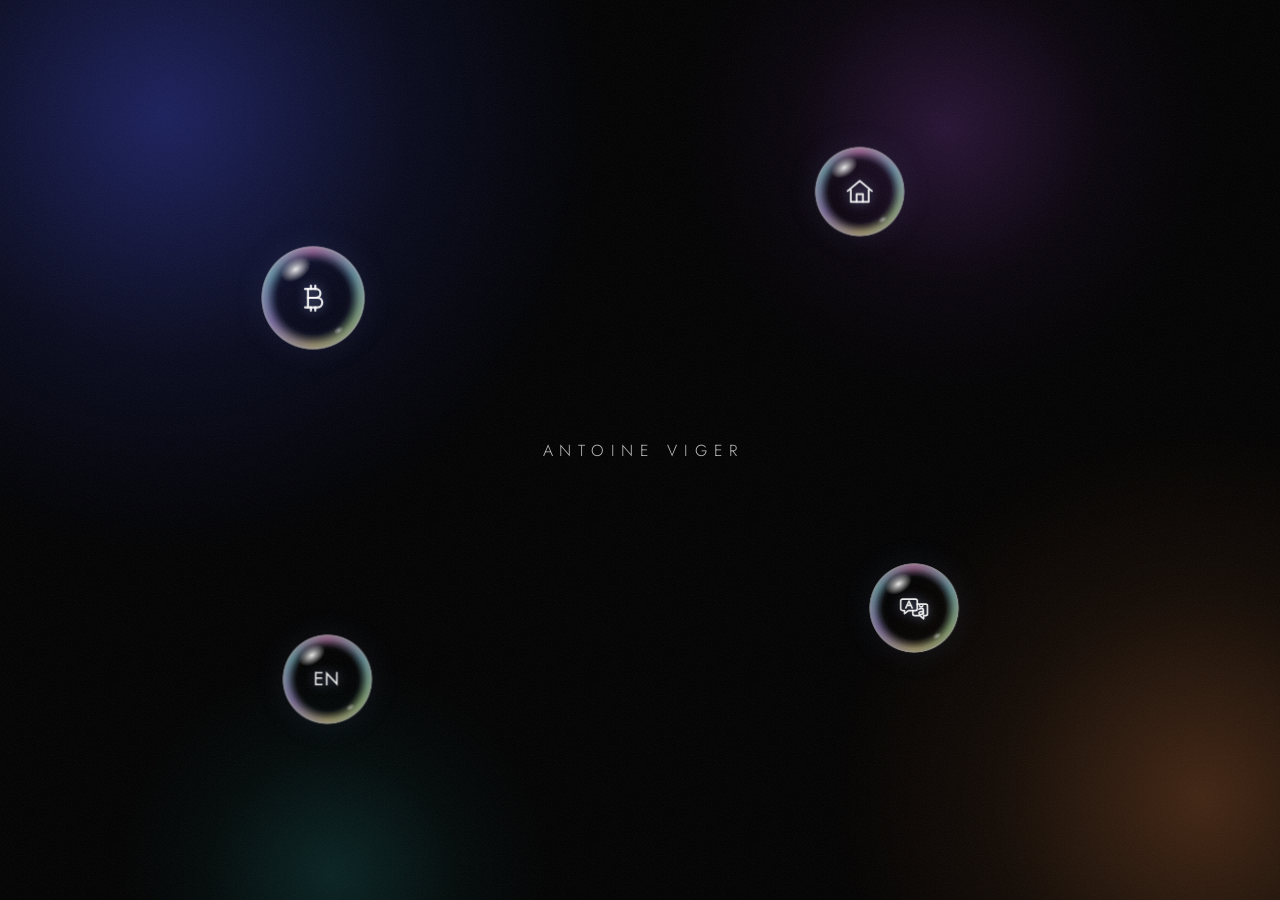
<file: index.html>
<!doctype html>
<html lang="fr">
<head>
<meta charset="utf-8">
<meta name="viewport" content="width=device-width, initial-scale=1, viewport-fit=cover">
<meta name="theme-color" content="#000000">
<meta name="color-scheme" content="dark">
<title>Antoine Viger</title>
<link rel="icon" href="data:image/svg+xml,%3Csvg xmlns='http://www.w3.org/2000/svg' viewBox='0 0 64 64'%3E%3Cdefs%3E%3CradialGradient id='g'%3E%3Cstop offset='0' stop-color='%23C9D4FF'/%3E%3Cstop offset='.45' stop-color='%235B5BD6' stop-opacity='.7'/%3E%3Cstop offset='1' stop-color='%23000' stop-opacity='0'/%3E%3C/radialGradient%3E%3C/defs%3E%3Crect width='64' height='64' rx='14' fill='%23000'/%3E%3Ccircle cx='32' cy='32' r='26' fill='url(%23g)'/%3E%3C/svg%3E">
<link rel="preconnect" href="https://fonts.googleapis.com">
<link rel="preconnect" href="https://fonts.gstatic.com" crossorigin>
<link rel="stylesheet" href="https://fonts.googleapis.com/css2?family=Jost:wght@300;400&display=swap">
<style>
  html, body { height: 100%; margin: 0; }
  body {
    background: #000;
    color: rgba(255, 255, 255, .72);
    font-family: "Jost", "Avenir Next", "Helvetica Neue", system-ui, sans-serif;
    overflow: hidden;
    -webkit-font-smoothing: antialiased;
  }

  .sky { position: fixed; inset: 0; overflow: hidden; }

  .glow {
    position: absolute;
    border-radius: 50%;
    will-change: transform;
    animation: drift var(--t, 40s) ease-in-out infinite alternate;
  }
  .g1 {
    width: 70vmax; height: 70vmax; left: -22vmax; top: -26vmax;
    background: radial-gradient(closest-side, rgba(64, 76, 220, .42), rgba(64, 76, 220, .12) 55%, transparent);
    --t: 46s; --dx: 8vmax; --dy: 6vmax;
  }
  .g2 {
    width: 60vmax; height: 60vmax; right: -24vmax; bottom: -22vmax;
    background: radial-gradient(closest-side, rgba(214, 120, 60, .30), rgba(214, 120, 60, .08) 55%, transparent);
    --t: 52s; --dx: -7vmax; --dy: -5vmax;
  }
  .g3 {
    width: 44vmax; height: 44vmax; right: 4vmax; top: -12vmax;
    background: radial-gradient(closest-side, rgba(150, 70, 200, .26), rgba(150, 70, 200, .06) 55%, transparent);
    --t: 38s; --dx: -6vmax; --dy: 8vmax;
  }
  .g4 {
    width: 36vmax; height: 36vmax; left: 8vmax; bottom: -16vmax;
    background: radial-gradient(closest-side, rgba(40, 170, 170, .20), rgba(40, 170, 170, .05) 55%, transparent);
    --t: 60s; --dx: 9vmax; --dy: -6vmax;
  }
  @keyframes drift {
    from { transform: translate3d(0, 0, 0) scale(1); }
    to   { transform: translate3d(var(--dx), var(--dy), 0) scale(1.12); }
  }

  /* fine grain so the gradients don't band on black */
  .grain {
    position: fixed; inset: -50%;
    opacity: .07;
    pointer-events: none;
    background-image: url("data:image/svg+xml,%3Csvg xmlns='http://www.w3.org/2000/svg' width='160' height='160'%3E%3Cfilter id='n'%3E%3CfeTurbulence type='fractalNoise' baseFrequency='.9' numOctaves='2' stitchTiles='stitch'/%3E%3C/filter%3E%3Crect width='160' height='160' filter='url(%23n)'/%3E%3C/svg%3E");
  }

  main {
    position: relative;
    height: 100%;
    display: grid;
    place-items: center;
    padding-inline: 16px;
  }
  h1 {
    margin: 0;
    font-weight: 300;
    font-size: clamp(13px, 1.6vw, 16px);
    letter-spacing: .42em;
    text-transform: uppercase;
    text-align: center;
    padding-left: .42em; /* balance the trailing letter-spacing */
  }

  /* ---------- soap bubbles: one per page ---------- */
  .bubbles { position: fixed; inset: 0; pointer-events: none; }
  .bubble {
    --d: clamp(70px, 11.5vmin, 104px);
    position: absolute; left: 0; top: 0;
    width: var(--d); height: var(--d);
    border-radius: 50%;
    pointer-events: auto;
    color: rgba(255, 255, 255, .9);
    text-decoration: none;
    -webkit-tap-highlight-color: transparent;
    will-change: transform;
    outline: none;
  }
  .bubble.small { --d: clamp(62px, 10vmin, 92px); }
  .bubble .body {
    position: absolute; inset: 0;
    border-radius: 50%;
    background:
      radial-gradient(circle closest-side at 50% 50%,
        rgba(255, 255, 255, 0) 62%,
        rgba(200, 215, 255, .07) 78%,
        rgba(255, 255, 255, .22) 93%,
        rgba(255, 255, 255, .42) 98.5%,
        rgba(255, 255, 255, 0) 100%);
    box-shadow: 0 0 34px rgba(150, 165, 255, .10), inset 0 0 22px rgba(255, 255, 255, .05);
    -webkit-backdrop-filter: saturate(1.35) brightness(1.08);
    backdrop-filter: saturate(1.35) brightness(1.08);
    animation: wobble var(--w, 5.5s) ease-in-out infinite alternate;
    transition: box-shadow .3s ease;
  }
  /* thin-film colours sliding around the rim */
  .bubble .film {
    position: absolute; inset: 0;
    border-radius: 50%;
    background: conic-gradient(from 0deg, #ff7ad9, #7ae7ff, #b7ff8a, #ffe27a, #b38cff, #7ae7ff, #ff7ad9);
    -webkit-mask: radial-gradient(circle closest-side, transparent 70%, #000 90%, #000 98%, transparent 100%);
    mask: radial-gradient(circle closest-side, transparent 70%, #000 90%, #000 98%, transparent 100%);
    mix-blend-mode: screen;
    opacity: .42;
    filter: blur(1.5px);
    animation: spin var(--s, 16s) linear infinite;
  }
  .bubble .shine {
    position: absolute; left: 17%; top: 13%;
    width: 32%; height: 20%;
    border-radius: 50%;
    background: radial-gradient(ellipse closest-side, rgba(255, 255, 255, .9), rgba(255, 255, 255, 0));
    transform: rotate(-32deg);
  }
  .bubble .shine.small {
    left: auto; top: auto; right: 19%; bottom: 15%;
    width: 11%; height: 7%;
    opacity: .5;
  }
  .bubble .sym {
    position: absolute; left: 50%; top: 50%;
    width: 34%; height: 34%;
    transform: translate(-50%, -50%);
    filter: drop-shadow(0 0 6px rgba(170, 185, 255, .55));
  }
  .bubble .sym.wide { width: 48%; }
  .bubble:hover .body, .bubble:focus-visible .body {
    box-shadow: 0 0 44px rgba(170, 185, 255, .28), inset 0 0 26px rgba(255, 255, 255, .10);
  }
  .bubble:focus-visible .body { outline: 1px solid rgba(255, 255, 255, .6); outline-offset: 5px; }

  .bubble.pop .body, .bubble.pop .film, .bubble.pop .shine, .bubble.pop .sym {
    animation: pop .32s cubic-bezier(.2, .7, .3, 1) forwards;
  }

  @keyframes wobble {
    0%   { transform: scale(1, 1); }
    50%  { transform: scale(1.035, .965); }
    100% { transform: scale(.97, 1.03); }
  }
  @keyframes spin { to { transform: rotate(360deg); } }
  @keyframes pop {
    to { transform: scale(1.45); opacity: 0; filter: blur(2px); }
  }

  @media (prefers-reduced-motion: reduce) {
    .glow, .bubble .body, .bubble .film { animation: none; }
  }
</style>
</head>
<body>
  <div class="sky" aria-hidden="true">
    <div class="glow g1"></div>
    <div class="glow g2"></div>
    <div class="glow g3"></div>
    <div class="glow g4"></div>
  </div>
  <div class="grain" aria-hidden="true"></div>
  <main>
    <h1>Antoine Viger</h1>
  </main>

  <nav class="bubbles" aria-label="Pages">
    <a class="bubble" href="/btc/" id="bubble-btc" aria-label="BTC Options Radar" style="--w: 5.2s; --s: 15s">
      <span class="body"></span>
      <span class="film"></span>
      <span class="shine"></span>
      <span class="shine small"></span>
      <svg class="sym" viewBox="0 0 48 48" aria-hidden="true">
        <g fill="none" stroke="currentColor" stroke-width="3" stroke-linecap="round" stroke-linejoin="round">
          <path d="M13 12h15a6 6 0 0 1 0 12H17"/>
          <path d="M17 24h13a6.5 6.5 0 0 1 0 13H13"/>
          <path d="M17 12v25"/>
          <path d="M21 7.5V12M27 7.5V12M21 37v4.5M27 37v4.5"/>
        </g>
      </svg>
    </a>
    <a class="bubble small" href="/translate/" id="bubble-translate" aria-label="Pont · Bridge · Pod, traducteur" style="--w: 6.3s; --s: 19s">
      <span class="body"></span>
      <span class="film"></span>
      <span class="shine"></span>
      <span class="shine small"></span>
      <svg class="sym" viewBox="0 0 48 48" aria-hidden="true">
        <g fill="none" stroke="currentColor" stroke-width="2.6" stroke-linecap="round" stroke-linejoin="round">
          <path d="M6 10h20a3 3 0 0 1 3 3v12a3 3 0 0 1-3 3H15l-6 5v-5H6a3 3 0 0 1-3-3V13a3 3 0 0 1 3-3z"/>
          <path d="M11 24l5-11 5 11M12.8 20h6.4"/>
          <path d="M29 18h13a3 3 0 0 1 3 3v12a3 3 0 0 1-3 3h-3v5l-6-5h-8a3 3 0 0 1-3-3v-5"/>
          <path d="M31.8 26c.9-.9 2-1.4 3.4-1.4 2.2 0 3.4 1.2 3.4 3.2v5.6M38.6 29.4c-4.6 0-6.9 1-6.9 2.9 0 1.3 1 2.1 2.5 2.1 2.2 0 4.4-1.6 4.4-4"/>
          <path d="M32.6 20.6c.6 1.1 1.5 1.7 2.5 1.7s1.9-.6 2.5-1.7"/>
        </g>
      </svg>
    </a>
    <a class="bubble small" href="/immo/" id="bubble-immo" aria-label="Immobilier" style="--w: 5.8s; --s: 17s">
      <span class="body"></span>
      <span class="film"></span>
      <span class="shine"></span>
      <span class="shine small"></span>
      <svg class="sym" viewBox="0 0 48 48" aria-hidden="true">
        <g fill="none" stroke="currentColor" stroke-width="3" stroke-linecap="round" stroke-linejoin="round">
          <path d="M5 23L24 7l19 16"/>
          <path d="M10 21v19h28V21"/>
          <path d="M19 40V28h10v12"/>
        </g>
      </svg>
    </a>
    <a class="bubble small" href="https://speakeasy-antoine.coolbrush514.chatgpt.site/" id="bubble-english" aria-label="English, speakeasy" style="--w: 6.8s; --s: 21s">
      <span class="body"></span>
      <span class="film"></span>
      <span class="shine"></span>
      <span class="shine small"></span>
      <svg class="sym wide" viewBox="0 0 68 48" aria-hidden="true">
        <text x="34" y="24" dy=".34em" text-anchor="middle"
              font-family="Jost, Avenir Next, Helvetica Neue, sans-serif"
              font-size="30" font-weight="400" letter-spacing="2" fill="currentColor">EN</text>
      </svg>
    </a>
  </nav>

<script>
(() => {
  const bubbles = [...document.querySelectorAll('.bubble')].map((el, i) => ({
    el, i,
    x: 0, y: 0, vx: 0, vy: 0, d: 0,
    seed: Math.random() * 1000,
    hold: false,
  }));
  const reduceMotion = window.matchMedia && matchMedia('(prefers-reduced-motion: reduce)').matches;
  let W = innerWidth, H = innerHeight;

  function measure() {
    W = innerWidth; H = innerHeight;
    for (const b of bubbles) b.d = b.el.offsetWidth;
  }

  // Start on either side of the name, a little above and below it
  function place() {
    measure();
    const spots = [[0.24, 0.32], [0.72, 0.66], [0.70, 0.24], [0.28, 0.74]];
    for (const b of bubbles) {
      const [fx, fy] = spots[b.i % spots.length];
      b.x = fx * W - b.d / 2 + (Math.random() - 0.5) * W * 0.08;
      b.y = fy * H - b.d / 2 + (Math.random() - 0.5) * H * 0.08;
      clamp(b);
      draw(b);
    }
  }

  function clamp(b) {
    const pad = 8;
    b.x = Math.min(Math.max(b.x, pad), Math.max(pad, W - b.d - pad));
    b.y = Math.min(Math.max(b.y, pad), Math.max(pad, H - b.d - pad));
  }

  const draw = (b) => { b.el.style.transform = `translate3d(${b.x.toFixed(1)}px, ${b.y.toFixed(1)}px, 0)`; };

  let last = 0;
  function step(now) {
    const dt = Math.min(50, now - (last || now)) / 16.67;
    last = now;
    const t = now / 1000;
    const maxSpeed = Math.max(0.35, Math.min(W, H) / 1400); // px per frame, slow drift
    for (const b of bubbles) {
      // wander: a smooth, ever-changing push made of slow sine waves
      b.vx += (Math.sin(t * 0.29 + b.seed) + 0.6 * Math.sin(t * 0.13 + b.seed * 2.3)) * 0.010 * dt;
      b.vy += (Math.cos(t * 0.23 + b.seed * 1.7) + 0.6 * Math.sin(t * 0.11 + b.seed)) * 0.010 * dt;

      // soft walls
      const m = 30;
      if (b.x < m) b.vx += (m - b.x) * 0.0025 * dt;
      if (b.y < m) b.vy += (m - b.y) * 0.0025 * dt;
      if (b.x > W - b.d - m) b.vx -= (b.x - (W - b.d - m)) * 0.0025 * dt;
      if (b.y > H - b.d - m) b.vy -= (b.y - (H - b.d - m)) * 0.0025 * dt;

      // keep the name in the middle readable
      const cx = b.x + b.d / 2 - W / 2, cy = b.y + b.d / 2 - H / 2;
      const keep = b.d / 2 + 120, dc = Math.hypot(cx, cy);
      if (dc < keep && dc > 0) { b.vx += (cx / dc) * 0.02 * dt; b.vy += (cy / dc) * 0.02 * dt; }

      // bubbles drift apart instead of overlapping
      for (const o of bubbles) {
        if (o === b) continue;
        const dx = (b.x + b.d / 2) - (o.x + o.d / 2), dy = (b.y + b.d / 2) - (o.y + o.d / 2);
        const dist = Math.hypot(dx, dy), min = (b.d + o.d) / 2 + 24;
        if (dist < min && dist > 0) { b.vx += (dx / dist) * 0.03 * dt; b.vy += (dy / dist) * 0.03 * dt; }
      }

      const damping = b.hold ? 0.85 : 0.985;
      b.vx *= Math.pow(damping, dt); b.vy *= Math.pow(damping, dt);
      const sp = Math.hypot(b.vx, b.vy);
      if (sp > maxSpeed) { b.vx *= maxSpeed / sp; b.vy *= maxSpeed / sp; }
      b.x += b.vx * dt; b.y += b.vy * dt;
      clamp(b);
      draw(b);
    }
    requestAnimationFrame(step);
  }

  // Hovering or focusing a bubble makes it hold still so it's easy to catch
  for (const b of bubbles) {
    b.el.addEventListener('pointerenter', () => { b.hold = true; });
    b.el.addEventListener('pointerleave', () => { b.hold = false; });
    b.el.addEventListener('focus', () => { b.hold = true; });
    b.el.addEventListener('blur', () => { b.hold = false; });

    // Pop, then go. Cmd/ctrl-click and middle-click keep the browser's normal behaviour.
    b.el.addEventListener('click', (e) => {
      if (e.defaultPrevented || e.button !== 0 || e.metaKey || e.ctrlKey || e.shiftKey || e.altKey || reduceMotion) return;
      e.preventDefault();
      b.el.classList.add('pop');
      setTimeout(() => { location.href = b.el.href; }, 260);
    });
  }

  // Coming back with the Back button restores the page from cache: un-pop the bubbles
  addEventListener('pageshow', () => bubbles.forEach((b) => b.el.classList.remove('pop')));
  addEventListener('resize', () => { measure(); bubbles.forEach((b) => { clamp(b); draw(b); }); });

  place();
  if (!reduceMotion) requestAnimationFrame(step);
})();
</script>
</body>
</html>
</file>
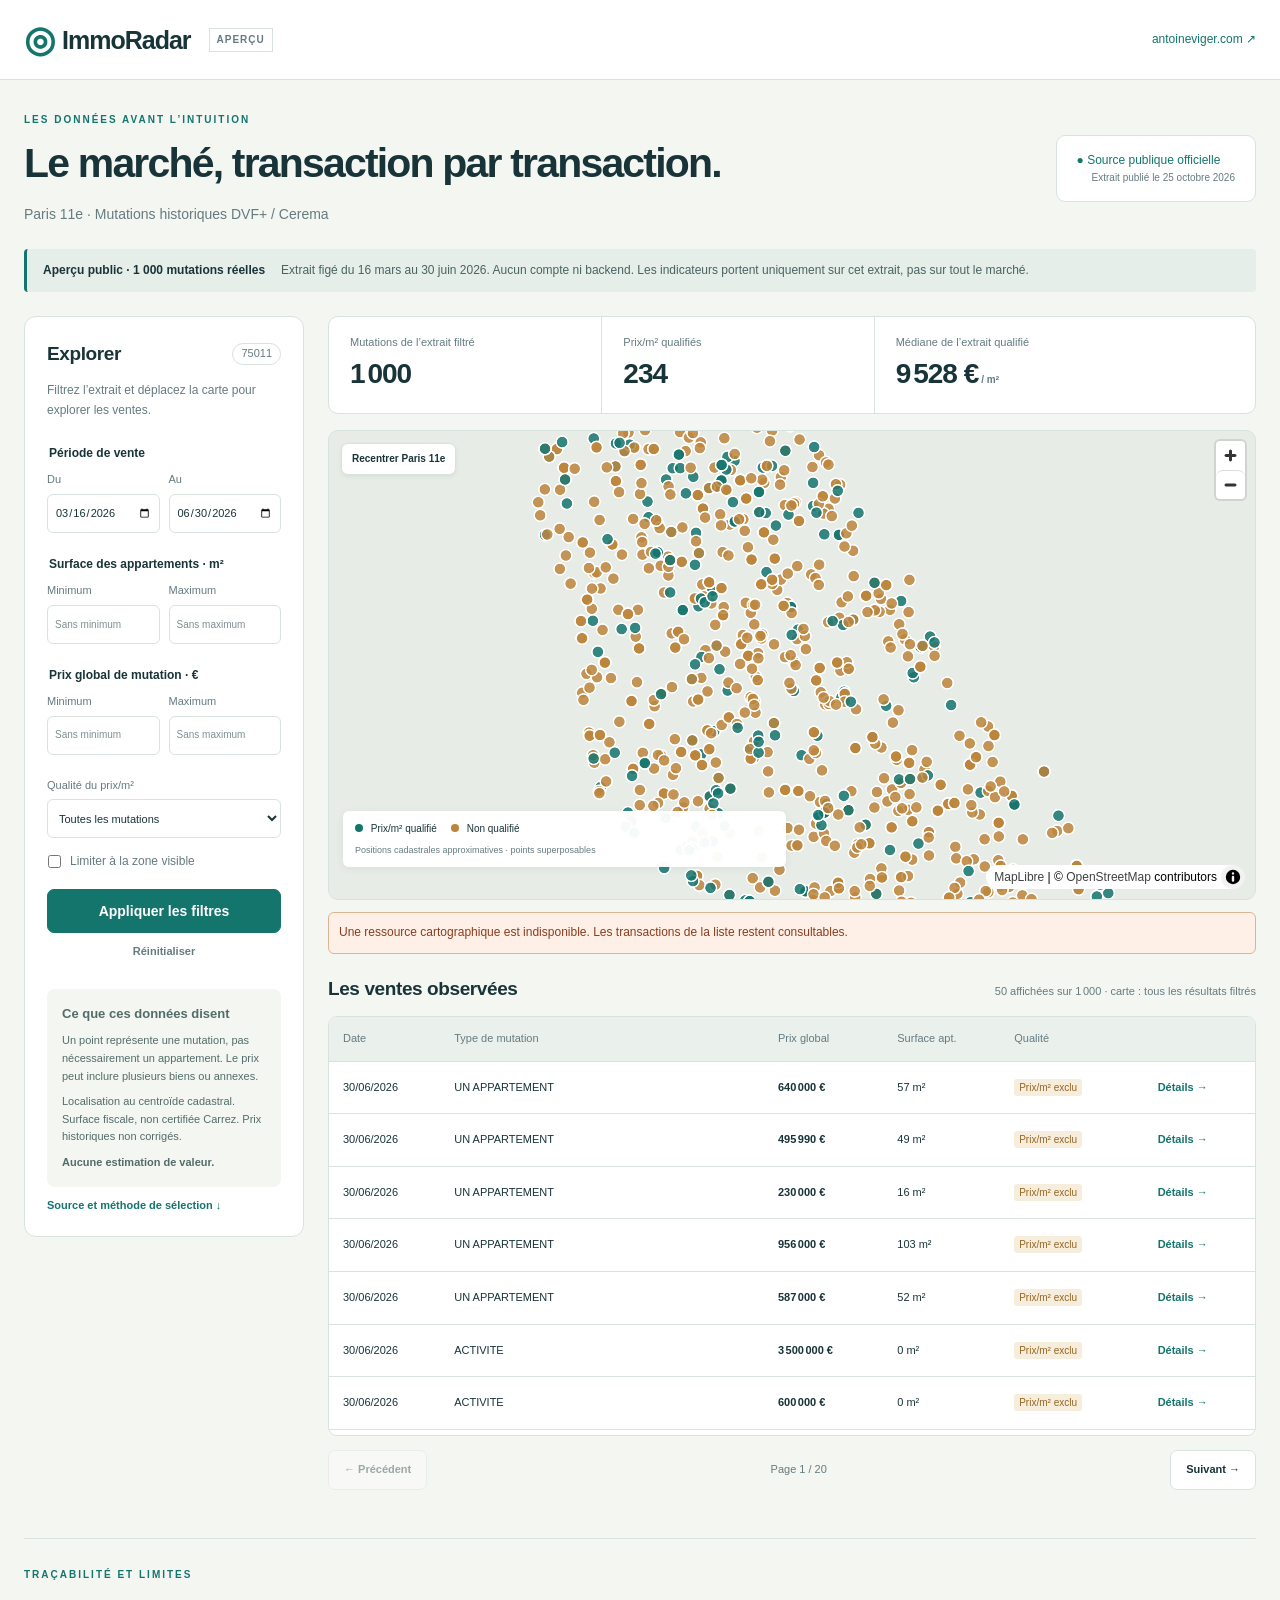
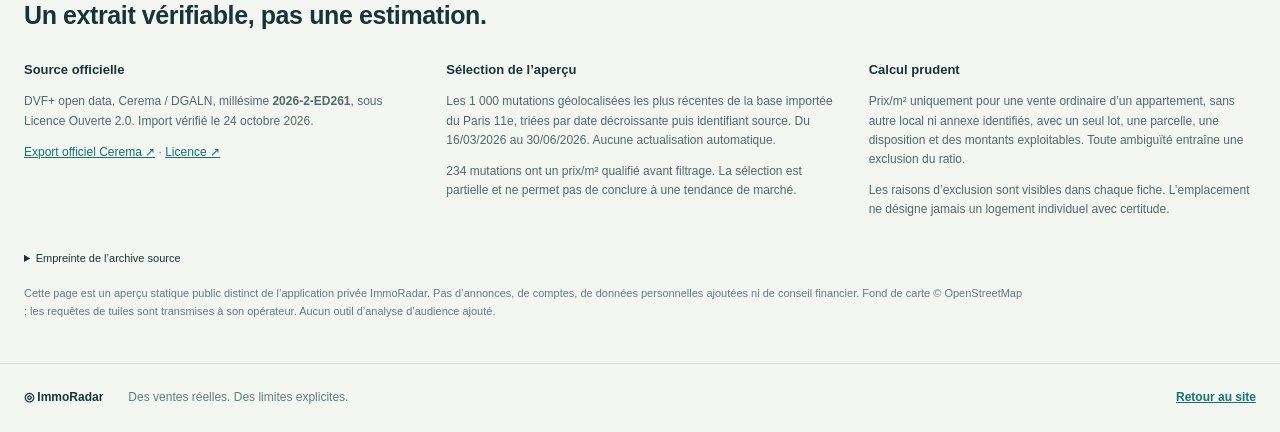
<file: immo/index.html>
<!doctype html>
<html lang="fr">
<head>
<meta charset="utf-8"><meta name="viewport" content="width=device-width,initial-scale=1">
<meta name="robots" content="noindex,nofollow,noarchive"><meta name="referrer" content="strict-origin-when-cross-origin">
<title>ImmoRadar — Explorer les ventes du Paris 11e</title>
<meta name="description" content="Aperçu public : 1 000 mutations officielles DVF+ du Paris 11e, avec dates, prix, sources et limites.">
<link rel="stylesheet" href="./vendor/maplibre-gl.css"><link rel="stylesheet" href="./style.css">
</head>
<body>
<header><a class="brand" href="./"><span class="symbol">◎</span> ImmoRadar <small>APERÇU</small></a><a class="back" href="/">antoineviger.com ↗</a></header>
<main>
<section class="intro"><div><p class="eyebrow">LES DONNÉES AVANT L’INTUITION</p><h1>Le marché, transaction<br class="desktop"> par transaction.</h1><p class="subtitle">Paris 11e · Mutations historiques DVF+ / Cerema</p></div><div class="source-pill"><span>● Source publique officielle</span><small>Extrait publié le 25 octobre 2026</small></div></section>
<div class="notice"><strong>Aperçu public · 1 000 mutations réelles</strong><span>Extrait figé du 16 mars au 30 juin 2026. Aucun compte ni backend. Les indicateurs portent uniquement sur cet extrait, pas sur tout le marché.</span></div>
<div id="data-error" class="error" role="alert" hidden></div>
<div class="workspace">
<aside>
<div class="panel-title"><h2>Explorer</h2><span class="tag">75011</span></div><p class="muted">Filtrez l’extrait et déplacez la carte pour explorer les ventes.</p>
<form id="filters">
<fieldset><legend>Période de vente</legend><div class="pair"><label>Du<input type="date" id="from" aria-label="Date de début" value="2026-03-16"></label><label>Au<input type="date" id="to" aria-label="Date de fin" value="2026-06-30"></label></div></fieldset>
<fieldset><legend>Surface des appartements · m²</legend><div class="pair"><label>Minimum<input type="number" id="surface-min" min="0" placeholder="Sans minimum"></label><label>Maximum<input type="number" id="surface-max" min="0" placeholder="Sans maximum"></label></div></fieldset>
<fieldset><legend>Prix global de mutation · €</legend><div class="pair"><label>Minimum<input type="number" id="price-min" min="0" step="1000" placeholder="Sans minimum"></label><label>Maximum<input type="number" id="price-max" min="0" step="1000" placeholder="Sans maximum"></label></div></fieldset>
<label class="quality">Qualité du prix/m²<select id="quality"><option value="all">Toutes les mutations</option><option value="qualified">Prix/m² qualifié uniquement</option><option value="excluded">Prix/m² exclu uniquement</option></select></label>
<label class="checkbox"><input id="in-view" type="checkbox">Limiter à la zone visible</label>
<button class="primary" type="submit">Appliquer les filtres</button><button id="reset-filters" class="secondary" type="button">Réinitialiser</button>
<p id="filter-error" class="error" role="alert" hidden></p>
</form>
<div class="limitations"><h3>Ce que ces données disent</h3><p>Un point représente une mutation, pas nécessairement un appartement. Le prix peut inclure plusieurs biens ou annexes.</p><p>Localisation au centroïde cadastral. Surface fiscale, non certifiée Carrez. Prix historiques non corrigés.</p><strong>Aucune estimation de valeur.</strong></div>
<a class="source-link" href="#provenance">Source et méthode de sélection ↓</a>
</aside>
<section class="results" aria-label="Résultats des transactions">
<div class="stats" aria-live="polite"><div><small>Mutations de l’extrait filtré</small><strong id="count">—</strong></div><div><small>Prix/m² qualifiés</small><strong id="qualified">—</strong></div><div><small>Médiane de l’extrait qualifié</small><strong id="median">—</strong></div></div>
<div class="map-shell"><div id="map" aria-label="Carte interactive des mutations"></div><div class="legend"><span><i class="dot green"></i> Prix/m² qualifié</span><span><i class="dot amber"></i> Non qualifié</span><small>Positions cadastrales approximatives · points superposables</small></div><button id="recenter" class="map-button">Recentrer Paris 11e</button></div>
<p id="map-error" class="error" role="alert" hidden></p>
<div class="list-heading"><h2>Les ventes observées</h2><span id="list-count">Chargement de l’extrait…</span></div>
<p id="empty" class="empty" hidden>Aucune transaction disponible pour ces filtres dans cet extrait. Cela ne signifie pas qu’aucune vente n’a eu lieu.</p>
<div class="table-wrap"><table><thead><tr><th>Date</th><th>Type de mutation</th><th>Prix global</th><th>Surface apt.</th><th>Qualité</th><th><span class="sr-only">Détails</span></th></tr></thead><tbody id="rows"></tbody></table></div>
<nav class="pagination" aria-label="Pagination des ventes"><button id="previous">← Précédent</button><span id="page-label">Page —</span><button id="next">Suivant →</button></nav>
</section>
</div>
<section id="provenance" class="provenance"><p class="eyebrow">TRAÇABILITÉ ET LIMITES</p><h2>Un extrait vérifiable, pas une estimation.</h2><div class="provenance-grid"><div><h3>Source officielle</h3><p>DVF+ open data, Cerema / DGALN, millésime <strong>2026-2-ED261</strong>, sous Licence Ouverte 2.0. Import vérifié le 24 octobre 2026.</p><p><a href="https://cerema.app.box.com/v/dvfplus-opendata/file/2528249865518" target="_blank" rel="noopener noreferrer">Export officiel Cerema ↗</a> · <a href="https://www.etalab.gouv.fr/licence-ouverte-open-licence/" target="_blank" rel="noopener noreferrer">Licence ↗</a></p></div><div><h3>Sélection de l’aperçu</h3><p>Les 1 000 mutations géolocalisées les plus récentes de la base importée du Paris 11e, triées par date décroissante puis identifiant source. Du 16/03/2026 au 30/06/2026. Aucune actualisation automatique.</p><p>234 mutations ont un prix/m² qualifié avant filtrage. La sélection est partielle et ne permet pas de conclure à une tendance de marché.</p></div><div><h3>Calcul prudent</h3><p>Prix/m² uniquement pour une vente ordinaire d’un appartement, sans autre local ni annexe identifiés, avec un seul lot, une parcelle, une disposition et des montants exploitables. Toute ambiguïté entraîne une exclusion du ratio.</p><p>Les raisons d’exclusion sont visibles dans chaque fiche. L’emplacement ne désigne jamais un logement individuel avec certitude.</p></div></div><details><summary>Empreinte de l’archive source</summary><code>b46d039b205f265a67782d803f36adcbad7ab76d6c530060662444a434e1305b</code></details><p class="muted">Cette page est un aperçu statique public distinct de l’application privée ImmoRadar. Pas d’annonces, de comptes, de données personnelles ajoutées ni de conseil financier. Fond de carte © OpenStreetMap ; les requêtes de tuiles sont transmises à son opérateur. Aucun outil d’analyse d’audience ajouté.</p></section>
</main>
<footer>◎ ImmoRadar <span>Des ventes réelles. Des limites explicites.</span><a href="/">Retour au site</a></footer>
<dialog id="details"><div class="dialog-head"><p class="eyebrow">MUTATION OFFICIELLE</p><button id="close-details" aria-label="Fermer les détails">✕</button></div><h2 id="detail-title"></h2><div id="detail-content"></div><a href="https://cerema.app.box.com/v/dvfplus-opendata/file/2528249865518" target="_blank" rel="noopener noreferrer">Export officiel Cerema ↗</a></dialog>
<script type="module" src="./app.js?v=20261025"></script>
</body></html>
</file>
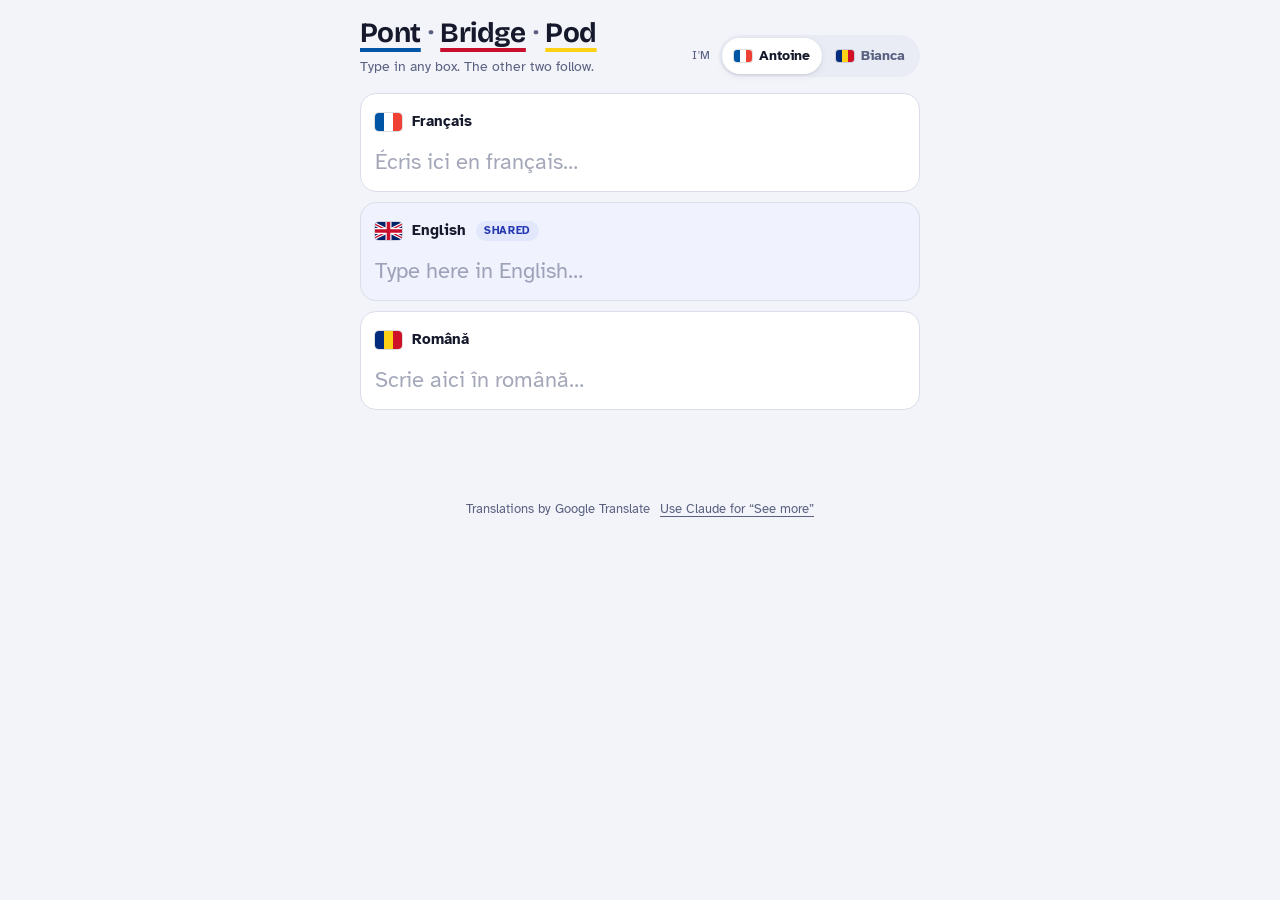
<file: translate/index.html>
<!doctype html>
<html lang="en">
<head>
<meta charset="utf-8">
<meta name="viewport" content="width=device-width, initial-scale=1, viewport-fit=cover">
<meta name="description" content="French, English and Romanian side by side: type in one box, the other two follow.">
<meta name="theme-color" content="#F3F4F9" media="(prefers-color-scheme: light)">
<meta name="theme-color" content="#0E1120" media="(prefers-color-scheme: dark)">
<meta name="apple-mobile-web-app-capable" content="yes">
<meta name="mobile-web-app-capable" content="yes">
<meta name="apple-mobile-web-app-title" content="Bridge">
<meta name="apple-mobile-web-app-status-bar-style" content="default">
<link rel="manifest" href="manifest.webmanifest">
<link rel="icon" href="icon.svg" type="image/svg+xml">
<link rel="apple-touch-icon" href="apple-touch-icon.png">
<title>Pont · Bridge · Pod</title>
<link rel="preconnect" href="https://fonts.googleapis.com">
<link rel="preconnect" href="https://fonts.gstatic.com" crossorigin>
<link rel="stylesheet" href="https://fonts.googleapis.com/css2?family=Atkinson+Hyperlegible:ital,wght@0,400;0,700;1,400&family=Bricolage+Grotesque:opsz,wght@12..96,600;12..96,700&display=swap">
<style>
  :root {
    --bg: #F3F4F9;
    --surface: #FFFFFF;
    --surface-2: #E9ECF5;
    --shared: #F0F2FE;
    --ink: #15192B;
    --muted: #5A6180;
    --line: #DADEEA;
    --accent: #2438B0;
    --accent-ink: #FFFFFF;
    --accent-soft: #E2E7FC;
    --marker: #FFE27A;
    --marker-ink: #15192B;
    --tip-bg: #FFF6D1;
    --tip-ink: #3D3100;
    --danger: #B3261E;
    --flag-edge: rgba(21, 25, 43, .14);
    --shadow-sm: 0 1px 2px rgba(21, 25, 43, .10), 0 2px 8px rgba(21, 25, 43, .06);
    --display: "Bricolage Grotesque", "Avenir Next", "Segoe UI", system-ui, sans-serif;
    --body: "Atkinson Hyperlegible", "Segoe UI", system-ui, -apple-system, sans-serif;
  }
  @media (prefers-color-scheme: dark) {
    :root:not([data-theme="light"]) {
      color-scheme: dark;
      --bg: #0E1120;
      --surface: #171B2D;
      --surface-2: #222840;
      --shared: #1A2042;
      --ink: #E8EAF4;
      --muted: #9CA2BF;
      --line: #2B3150;
      --accent: #9AABFF;
      --accent-ink: #0E1120;
      --accent-soft: #273062;
      --marker: #5A480C;
      --marker-ink: #FFEBA8;
      --tip-bg: #2C2711;
      --tip-ink: #F4E3A1;
      --danger: #FF8F86;
      --flag-edge: rgba(255, 255, 255, .16);
      --shadow-sm: 0 1px 2px rgba(0, 0, 0, .4);
    }
  }
  :root[data-theme="dark"] {
    color-scheme: dark;
    --bg: #0E1120;
    --surface: #171B2D;
    --surface-2: #222840;
    --shared: #1A2042;
    --ink: #E8EAF4;
    --muted: #9CA2BF;
    --line: #2B3150;
    --accent: #9AABFF;
    --accent-ink: #0E1120;
    --accent-soft: #273062;
    --marker: #5A480C;
    --marker-ink: #FFEBA8;
    --tip-bg: #2C2711;
    --tip-ink: #F4E3A1;
    --danger: #FF8F86;
    --flag-edge: rgba(255, 255, 255, .16);
    --shadow-sm: 0 1px 2px rgba(0, 0, 0, .4);
  }

  * { box-sizing: border-box; }
  html, body { background: var(--bg); }
  body {
    margin: 0;
    color: var(--ink);
    font-family: var(--body);
    font-size: 16px;
    line-height: 1.45;
    padding-inline: 16px;
    padding-block: 18px 56px;
    -webkit-text-size-adjust: 100%;
  }
  button { font: inherit; color: inherit; }
  button:focus-visible, textarea:focus-visible { outline: 2px solid var(--accent); outline-offset: 2px; }

  .app { max-width: 560px; margin: 0 auto; display: flex; flex-direction: column; gap: 16px; }

  /* Header */
  .top { display: flex; flex-wrap: wrap; align-items: flex-end; justify-content: space-between; gap: 12px 16px; }
  .wordmark {
    margin: 0;
    font-family: var(--display);
    font-weight: 700;
    font-size: 28px;
    line-height: 1.1;
    letter-spacing: -.02em;
    display: flex; flex-wrap: wrap; align-items: baseline; gap: .25em;
  }
  .wordmark .w { text-decoration: underline; text-decoration-thickness: 4px; text-underline-offset: 6px; }
  .wordmark .w-fr { text-decoration-color: #0055A4; }
  .wordmark .w-en { text-decoration-color: #C8102E; }
  .wordmark .w-ro { text-decoration-color: #FCD116; }
  .wordmark .sep { color: var(--muted); font-weight: 600; }
  .tag { margin: 8px 0 0; color: var(--muted); font-size: 14px; }

  .me { display: flex; align-items: center; gap: 8px; }
  .me-label { font-size: 12px; color: var(--muted); letter-spacing: .06em; text-transform: uppercase; }
  .seg { display: inline-flex; gap: 2px; padding: 3px; border-radius: 999px; background: var(--surface-2); }
  .seg button {
    appearance: none; border: 0; background: transparent; cursor: pointer;
    color: var(--muted); font-size: 14px; font-weight: 700;
    min-height: 36px; padding: 6px 12px; border-radius: 999px;
    display: inline-flex; align-items: center; gap: 7px;
  }
  .seg button[aria-checked="true"] { background: var(--surface); color: var(--ink); box-shadow: var(--shadow-sm); }

  /* Flags */
  .flag { flex: none; display: inline-block; width: 27px; height: 18px; border-radius: 4px; overflow: hidden; box-shadow: 0 0 0 1px var(--flag-edge); }
  .flag svg { display: block; width: 100%; height: 100%; }
  .flag.sm { width: 18px; height: 12px; border-radius: 3px; }

  /* Language blocks */
  .blocks { display: flex; flex-direction: column; gap: 10px; }
  .block {
    position: relative; overflow: hidden;
    display: flex; flex-direction: column; gap: 6px;
    padding: 8px 10px 14px 14px;
    background: var(--surface);
    border: 1.5px solid var(--line);
    border-radius: 16px;
    transition: border-color .15s ease;
  }
  .block.is-shared { background: var(--shared); }
  .block.is-source, .block:focus-within { border-color: var(--accent); }
  .head { display: flex; align-items: center; gap: 10px; min-height: 40px; }
  .lang { font-weight: 700; font-size: 15px; }
  .shared-tag {
    font-size: 11px; font-weight: 700; letter-spacing: .06em; text-transform: uppercase;
    color: var(--accent); background: var(--accent-soft); padding: 2px 8px; border-radius: 999px;
  }
  .tools { margin-left: auto; display: flex; gap: 2px; }
  .icon {
    appearance: none; border: 0; background: transparent; cursor: pointer;
    width: 40px; height: 40px; border-radius: 10px; color: var(--muted);
    display: grid; place-items: center;
  }
  .icon:hover { background: var(--surface-2); color: var(--ink); }
  .icon svg { width: 20px; height: 20px; }
  textarea {
    display: block; width: 100%; min-height: 1.3em;
    margin: 0; padding: 0 4px 0 0; border: 0; outline: none; resize: none; overflow: hidden;
    background: transparent; color: var(--ink);
    font-family: var(--body); font-size: 22px; line-height: 1.3;
    transition: opacity .15s ease;
  }
  textarea::placeholder { color: var(--muted); opacity: .55; }
  .block.is-stale textarea { opacity: .4; }
  .sense { margin: 0; padding-right: 4px; color: var(--muted); font-size: 15px; font-style: italic; }

  .alts { margin-top: 4px; padding-top: 10px; border-top: 1px dashed var(--line); display: flex; flex-direction: column; gap: 8px; }
  .label { font-size: 12px; font-weight: 700; letter-spacing: .06em; text-transform: uppercase; color: var(--muted); }
  .alts ul { list-style: none; margin: 0; padding: 0; display: flex; flex-wrap: wrap; gap: 6px; }
  .alt {
    appearance: none; cursor: pointer; text-align: left; max-width: 100%;
    display: flex; flex-direction: column; gap: 1px;
    padding: 6px 10px; border-radius: 10px;
    background: var(--surface); border: 1px solid var(--line);
  }
  .block.is-shared .alt { background: var(--bg); }
  .alt:hover { border-color: var(--accent); }
  .alt b { font-size: 15px; }
  .alt span { font-size: 12.5px; color: var(--muted); }

  .bar {
    position: absolute; top: 0; left: 0; right: 0; height: 3px; opacity: 0;
    background: linear-gradient(90deg, transparent, var(--accent), transparent) no-repeat;
    background-size: 50% 100%;
  }
  .block.is-loading .bar { opacity: 1; animation: sweep 1.1s linear infinite; }
  @keyframes sweep { from { background-position: -50% 0; } to { background-position: 150% 0; } }

  /* Actions, notes, tip */
  .actions { display: flex; flex-wrap: wrap; align-items: center; gap: 10px 14px; min-height: 44px; }
  .btn {
    appearance: none; border: 0; cursor: pointer;
    min-height: 44px; padding: 10px 16px; border-radius: 12px;
    background: var(--accent); color: var(--accent-ink);
    font-size: 15px; font-weight: 700;
    display: inline-flex; align-items: center; gap: 8px;
  }
  .btn:disabled { opacity: .55; cursor: default; }
  .btn svg { width: 18px; height: 18px; }
  .status { font-size: 14px; color: var(--muted); }
  .status.is-error { color: var(--danger); }
  .tip { display: flex; flex-direction: column; gap: 2px; padding: 12px 14px; border-radius: 14px; background: var(--tip-bg); color: var(--tip-ink); font-size: 15px; }
  .tip .label { color: inherit; opacity: .8; }

  /* Context */
  h2 { margin: 0 0 10px; font-family: var(--display); font-weight: 700; font-size: 19px; letter-spacing: -.01em; }
  .examples { list-style: none; margin: 0; padding: 0; display: flex; flex-direction: column; gap: 10px; }
  .example { background: var(--surface); border: 1px solid var(--line); border-radius: 14px; overflow: hidden; }
  .ex-line {
    appearance: none; border: 0; background: transparent; width: 100%; text-align: left;
    display: flex; align-items: flex-start; gap: 10px; padding: 10px 12px; font-size: 16px;
  }
  button.ex-line { cursor: pointer; }
  .ex-line + .ex-line { border-top: 1px solid var(--line); }
  .ex-line.is-en { background: var(--shared); }
  .ex-line .flag { margin-top: 5px; }
  .ex-line .txt { flex: 1; min-width: 0; }
  .ex-line .spk { flex: none; width: 18px; height: 18px; margin-top: 3px; color: var(--muted); }
  mark { background: var(--marker); color: var(--marker-ink); border-radius: 3px; padding: 0 2px; }

  /* Recent */
  .recent-head { display: flex; align-items: baseline; justify-content: space-between; gap: 12px; }
  .link { appearance: none; border: 0; background: none; cursor: pointer; padding: 8px 0 8px 8px; color: var(--muted); font-size: 14px; text-decoration: underline; text-underline-offset: 3px; }
  .recent-head h2 .who { margin-left: 4px; font-family: var(--body); font-weight: 400; font-size: 14px; letter-spacing: 0; color: var(--muted); }
  .recent-list { list-style: none; margin: 0; padding: 0; }
  .recent-list li { display: flex; align-items: center; gap: 4px; border-bottom: 1px solid var(--line); }
  .recent-list li:first-child { border-top: 1px solid var(--line); }
  .recent-item {
    appearance: none; border: 0; background: none; cursor: pointer; flex: 1; min-width: 0; text-align: left;
    display: flex; align-items: center; gap: 12px; padding: 10px 2px;
  }
  .forget {
    appearance: none; border: 0; background: transparent; cursor: pointer; flex: none;
    width: 40px; height: 40px; border-radius: 10px; color: var(--muted);
    display: grid; place-items: center;
  }
  .forget:hover { background: var(--surface-2); color: var(--ink); }
  .forget svg { width: 16px; height: 16px; }
  .rt { flex: 1; min-width: 0; display: flex; flex-direction: column; }
  .rt b { font-size: 16px; overflow-wrap: anywhere; }
  .rt .tr { font-size: 14px; color: var(--muted); white-space: nowrap; overflow: hidden; text-overflow: ellipsis; }

  .engine-row { display: flex; flex-wrap: wrap; justify-content: center; align-items: baseline; gap: 0 10px; margin-top: 8px; }
  .engine { margin: 0; font-size: 12.5px; color: var(--muted); }
  .engine-row .link { padding: 6px 0; font-size: 12.5px; }
  .settings { display: flex; flex-direction: column; gap: 8px; padding: 14px; border: 1.5px solid var(--line); border-radius: 16px; background: var(--surface); }
  .settings h2 { margin: 0; }
  .settings p { margin: 0 0 4px; font-size: 14px; color: var(--muted); }
  .settings label { font-size: 13px; font-weight: 700; }
  .settings label span { font-weight: 400; color: var(--muted); }
  .settings input {
    width: 100%; min-width: 0; padding: 10px 12px; border-radius: 10px;
    font: inherit; font-size: 16px; color: var(--ink); background: var(--bg); border: 1px solid var(--line);
  }
  .settings input:focus-visible { outline: 2px solid var(--accent); outline-offset: 1px; }
  .settings-actions { display: flex; align-items: center; gap: 14px; margin-top: 6px; }
  .settings .settings-msg { margin: 0; color: var(--danger); }

  @media (prefers-reduced-motion: reduce) {
    .block, textarea { transition: none; }
    .block.is-loading .bar { animation: none; background: var(--accent); opacity: .5; }
  }
</style>
<style>
  :root { color-scheme: light; padding-top: env(safe-area-inset-top, 0px); padding-bottom: env(safe-area-inset-bottom, 0px); }
  [hidden] { display: none !important; }
  img { max-width: 100%; }
</style>
</head>
<body>
<svg width="0" height="0" style="position:absolute" aria-hidden="true" focusable="false">
  <symbol id="flag-fr" viewBox="0 0 3 2" preserveAspectRatio="none">
    <rect width="1" height="2" fill="#0055A4"/><rect x="1" width="1" height="2" fill="#FFFFFF"/><rect x="2" width="1" height="2" fill="#EF4135"/>
  </symbol>
  <symbol id="flag-ro" viewBox="0 0 3 2" preserveAspectRatio="none">
    <rect width="1" height="2" fill="#002B7F"/><rect x="1" width="1" height="2" fill="#FCD116"/><rect x="2" width="1" height="2" fill="#CE1126"/>
  </symbol>
  <symbol id="flag-en" viewBox="0 0 60 30" preserveAspectRatio="xMidYMid slice">
    <rect width="60" height="30" fill="#012169"/>
    <path d="M0,0 L60,30 M60,0 L0,30" stroke="#FFFFFF" stroke-width="6"/>
    <path d="M0,0 L60,30 M60,0 L0,30" stroke="#C8102E" stroke-width="2"/>
    <path d="M30,0 V30 M0,15 H60" stroke="#FFFFFF" stroke-width="10"/>
    <path d="M30,0 V30 M0,15 H60" stroke="#C8102E" stroke-width="6"/>
  </symbol>
  <symbol id="i-speak" viewBox="0 0 24 24">
    <g fill="none" stroke="currentColor" stroke-width="2" stroke-linecap="round" stroke-linejoin="round">
      <path d="M11 5 6 9H3v6h3l5 4z"/><path d="M15.5 8.5a5 5 0 0 1 0 7"/><path d="M18.5 5.5a9 9 0 0 1 0 13"/>
    </g>
  </symbol>
  <symbol id="i-copy" viewBox="0 0 24 24">
    <g fill="none" stroke="currentColor" stroke-width="2" stroke-linecap="round" stroke-linejoin="round">
      <rect x="9" y="9" width="11" height="11" rx="2"/><path d="M5 15V6a2 2 0 0 1 2-2h9"/>
    </g>
  </symbol>
  <symbol id="i-clear" viewBox="0 0 24 24">
    <g fill="none" stroke="currentColor" stroke-width="2" stroke-linecap="round"><path d="M6 6l12 12M18 6 6 18"/></g>
  </symbol>
  <symbol id="i-lens" viewBox="0 0 24 24">
    <g fill="none" stroke="currentColor" stroke-width="2.2" stroke-linecap="round"><circle cx="11" cy="11" r="6.5"/><path d="m16 16 4.5 4.5"/></g>
  </symbol>
</svg>

<main class="app">
  <header class="top">
    <div>
      <h1 class="wordmark">
        <span class="w w-fr" lang="fr">Pont</span><span class="sep">·</span><span class="w w-en">Bridge</span><span class="sep">·</span><span class="w w-ro" lang="ro">Pod</span>
      </h1>
      <p class="tag">Type in any box. The other two follow.</p>
    </div>
    <div class="me">
      <span class="me-label" id="me-label">I'm</span>
      <div class="seg" role="radiogroup" aria-labelledby="me-label">
        <button type="button" role="radio" aria-checked="true" data-me="antoine" id="me-antoine">
          <span class="flag sm"><svg><use href="#flag-fr"/></svg></span>Antoine
        </button>
        <button type="button" role="radio" aria-checked="false" data-me="bianca" id="me-bianca">
          <span class="flag sm"><svg><use href="#flag-ro"/></svg></span>Bianca
        </button>
      </div>
    </div>
  </header>

  <div class="blocks" id="blocks">
    <section class="block" id="block-fr" data-lang="fr">
      <div class="bar"></div>
      <div class="head">
        <span class="flag"><svg><use href="#flag-fr"/></svg></span>
        <label class="lang" for="in-fr" lang="fr">Français</label>
        <div class="tools">
          <button type="button" class="icon speak needs-text" id="speak-fr" aria-label="Listen in French"><svg><use href="#i-speak"/></svg></button>
          <button type="button" class="icon copy needs-text" id="copy-fr" aria-label="Copy the French"><svg><use href="#i-copy"/></svg></button>
          <button type="button" class="icon clear needs-text" id="clear-fr" aria-label="Clear all boxes"><svg><use href="#i-clear"/></svg></button>
        </div>
      </div>
      <textarea id="in-fr" rows="1" lang="fr" autocomplete="off" autocapitalize="off" enterkeyhint="go"></textarea>
      <p class="sense" lang="fr" hidden></p>
      <div class="alts" hidden><span class="label">Autres mots</span><ul lang="fr"></ul></div>
    </section>

    <section class="block is-shared" id="block-en" data-lang="en">
      <div class="bar"></div>
      <div class="head">
        <span class="flag"><svg><use href="#flag-en"/></svg></span>
        <label class="lang" for="in-en">English</label>
        <span class="shared-tag">shared</span>
        <div class="tools">
          <button type="button" class="icon speak needs-text" id="speak-en" aria-label="Listen in English"><svg><use href="#i-speak"/></svg></button>
          <button type="button" class="icon copy needs-text" id="copy-en" aria-label="Copy the English"><svg><use href="#i-copy"/></svg></button>
          <button type="button" class="icon clear needs-text" id="clear-en" aria-label="Clear all boxes"><svg><use href="#i-clear"/></svg></button>
        </div>
      </div>
      <textarea id="in-en" rows="1" lang="en" autocomplete="off" autocapitalize="off" enterkeyhint="go"></textarea>
      <p class="sense" lang="en" hidden></p>
      <div class="alts" hidden><span class="label">Other words</span><ul lang="en"></ul></div>
    </section>

    <section class="block" id="block-ro" data-lang="ro">
      <div class="bar"></div>
      <div class="head">
        <span class="flag"><svg><use href="#flag-ro"/></svg></span>
        <label class="lang" for="in-ro" lang="ro">Română</label>
        <div class="tools">
          <button type="button" class="icon speak needs-text" id="speak-ro" aria-label="Listen in Romanian"><svg><use href="#i-speak"/></svg></button>
          <button type="button" class="icon copy needs-text" id="copy-ro" aria-label="Copy the Romanian"><svg><use href="#i-copy"/></svg></button>
          <button type="button" class="icon clear needs-text" id="clear-ro" aria-label="Clear all boxes"><svg><use href="#i-clear"/></svg></button>
        </div>
      </div>
      <textarea id="in-ro" rows="1" lang="ro" autocomplete="off" autocapitalize="off" enterkeyhint="go"></textarea>
      <p class="sense" lang="ro" hidden></p>
      <div class="alts" hidden><span class="label">Alte cuvinte</span><ul lang="ro"></ul></div>
    </section>
  </div>

  <div class="actions">
    <button type="button" class="btn" id="more" hidden><svg><use href="#i-lens"/></svg><span id="more-label">See more</span></button>
    <span class="status" id="status" role="status" aria-live="polite"></span>
  </div>

  <aside class="tip" id="tip" hidden><span class="label">Watch out</span><span id="tip-text"></span></aside>

  <section id="context" hidden>
    <h2>In context</h2>
    <ol class="examples" id="examples"></ol>
  </section>

  <section id="recent" hidden>
    <div class="recent-head">
      <h2>Recent<span class="who" id="recent-who"></span></h2>
      <button type="button" class="link" id="clear-history">Clear all</button>
    </div>
    <ul class="recent-list" id="recent-list"></ul>
  </section>

  <div class="engine-row">
    <p class="engine" id="engine"></p>
    <button type="button" class="link" id="open-settings" hidden>Use Claude for “See more”</button>
  </div>

  <form class="settings" id="settings" hidden>
    <h2>Claude</h2>
    <p>Enter the family code so “See more” uses Claude: better translations, meanings, other words and examples in context. The code is saved on this device only.</p>
    <label for="family-code">Family code</label>
    <input id="family-code" type="password" autocomplete="off" autocapitalize="off" spellcheck="false">
    <p class="settings-msg" id="settings-msg" role="status" hidden></p>
    <div class="settings-actions">
      <button type="submit" class="btn" id="save-code">Save</button>
      <button type="button" class="link" id="forget-code">Forget the code</button>
    </div>
  </form>
</main>

<script>
(() => {
  const LANGS = {
    fr: { name: 'French', speech: 'fr-FR', ph: 'Écris ici en français…' },
    en: { name: 'English', speech: 'en-GB', ph: 'Type here in English…' },
    ro: { name: 'Romanian', speech: 'ro-RO', ph: 'Scrie aici în română…' },
  };
  const CODES = ['fr', 'en', 'ro'];
  const ORDER = { antoine: ['fr', 'en', 'ro'], bianca: ['ro', 'en', 'fr'] };
  const OFF_CODES = ['not_granted', 'sampling_disabled', 'not_declared', 'capability_disabled', 'capability_removed'];

  const $ = (s) => document.querySelector(s);
  const blockEl = (l) => document.getElementById('block-' + l);
  const ta = (l) => document.getElementById('in-' + l);
  const others = (l) => CODES.filter((c) => c !== l);
  const reduceMotion = window.matchMedia && matchMedia('(prefers-reduced-motion: reduce)').matches;
  const canSpeak = 'speechSynthesis' in window && typeof SpeechSynthesisUtterance !== 'undefined';

  const store = {
    get(k, d) { try { const v = localStorage.getItem(k); return v == null ? d : JSON.parse(v); } catch (e) { return d; } },
    set(k, v) { try { localStorage.setItem(k, JSON.stringify(v)); } catch (e) {} },
  };

  /* Each person has their own history and their own "where I left off" state on the device.
     The page URL carries who is using it (#antoine / #bianca), so a bookmark or a home-screen
     icon opens on the right person even if the browser storage was wiped. */
  const NAMES = { antoine: 'Antoine', bianca: 'Bianca' };
  const histKey = (who) => 'pbp.history.' + who;
  const stateKey = (who) => 'pbp.state.' + who;
  const loadHist = (who) => { const h = store.get(histKey(who), []); return Array.isArray(h) ? h : []; };

  function initialMe() {
    const fromUrl = (location.hash || '').slice(1).toLowerCase();
    if (ORDER[fromUrl]) return fromUrl;
    const saved = store.get('pbp.me', 'antoine');
    return ORDER[saved] ? saved : 'antoine';
  }
  function syncUrl() { try { history.replaceState(null, '', '#' + me); } catch (e) {} }

  let me = initialMe();
  store.set('pbp.me', me);
  const legacy = store.get('pbp.history', null); // first version kept one shared list
  if (Array.isArray(legacy)) {
    if (!loadHist(me).length) store.set(histKey(me), legacy);
    try { localStorage.removeItem('pbp.history'); } catch (e) {}
  }
  let hist = loadHist(me);
  let current = null;
  let askedPersist = false;
  let typeTimer = 0, ctl = null, reqId = 0, detailsCtl = null, statusTimer = 0;

  /* ---------- engines ----------
     claude: the viewer's own Claude account, inside the Claude app.
     relay:  Antoine's Claude relay (Supabase Edge Function antoineviger-translate), unlocked by the family code.
     google: Google Translate, no account needed.
     On the site, translations always come from Google (instant); Claude only answers "See more". */
  const inClaude = !!(window.claude && typeof window.claude.use === 'function');
  const raw = {
    get(k) { try { return localStorage.getItem(k) || ''; } catch (e) { return ''; } },
    set(k, v) { try { if (v) localStorage.setItem(k, v); else localStorage.removeItem(k); } catch (e) {} },
  };
  const RELAY_URL = 'https://vxofrlvkjinbadiiegtn.supabase.co/functions/v1/antoineviger-translate';
  const CODE_KEY = 'pbp.code';
  let sample = null;
  const engineFor = (kind) =>
    sample ? 'claude' : kind === 'details' && !inClaude && raw.get(CODE_KEY) ? 'relay' : 'google';
  const ready = (async () => {
    if (inClaude) { try { sample = await window.claude.use('sample'); } catch (e) { sample = null; } }
    renderEngine();
  })();

  const str = (v) => (typeof v === 'string' ? v.trim() : '');

  const translatePrompt = (src, text) =>
`You are the translation helper of a couple learning English together: Antoine speaks French, Bianca speaks Romanian.
Text typed in the ${LANGS[src].name} box:
"""
${text}
"""
Give it in French, English and Romanian. Keep the meaning, tone and register. For a single word, give the most natural everyday equivalent (verbs in the infinitive, e.g. "to miss"). Use correct Romanian diacritics (ă â î ș ț).
If the text is clearly written in one of the other two languages rather than ${LANGS[src].name}, set "detected" to that language's code and translate from it.
Reply with only JSON: {"detected":"fr|en|ro","fr":"…","en":"…","ro":"…"}`;

  const detailsPrompt = (cur) =>
`You help two people learning English (one native French speaker, one native Romanian speaker) understand exactly what a word or phrase means.
French: "${cur.t.fr}"
English: "${cur.t.en}"
Romanian: "${cur.t.ro}"
(first typed in ${LANGS[cur.src].name})

Reply with only JSON in this shape:
{"sense":{"fr":"…","en":"…","ro":"…"},
 "alternatives":{"fr":[{"word":"…","nuance":"…"}],"en":[{"word":"…","nuance":"…"}],"ro":[{"word":"…","nuance":"…"}]},
 "examples":[{"fr":"…","en":"…","ro":"…"}],
 "tip":"…"}
Rules:
- sense: one short sentence per language, written in that language, explaining what it means. Use simple English for "en".
- alternatives: 2 to 4 per language, written in that language: synonyms or close words. Each nuance is at most 8 words, in the same language, saying how it differs (more formal, stronger, slang, only for places…). If the text is a whole sentence, give other natural ways to say it.
- examples: 3 short everyday sentences that say the same thing in the three languages. In each sentence, wrap the word (or its equivalent) in **double asterisks**.
- tip: one short sentence in simple English about a trap for French or Romanian speakers (false friend, word order, common mistake), or "" if there is none.
Use correct Romanian diacritics.`;

  function readTranslation(src, text, j) {
    const det = CODES.includes(j && j.detected) ? j.detected : src;
    const t = { fr: str(j && j.fr), en: str(j && j.en), ro: str(j && j.ro) };
    t[det] = text;
    if (!others(det).some((l) => t[l])) throw { code: 'empty_completion' };
    return { src: det, t };
  }

  async function translateWithClaude(src, text, signal) {
    return readTranslation(src, text, await sample.json(translatePrompt(src, text), { modelTier: 'quick', signal }));
  }
  function detailsWithClaude(cur, signal) {
    return sample.json(detailsPrompt(cur), { modelTier: 'quick', signal });
  }

  async function askRelay(payload, signal, code) {
    let r;
    try {
      r = await fetch(RELAY_URL, {
        method: 'POST',
        headers: { 'Content-Type': 'application/json' },
        body: JSON.stringify(Object.assign({ code: code || raw.get(CODE_KEY) }, payload)),
        signal,
      });
    } catch (e) {
      if (signal && signal.aborted) throw { code: 'cancelled' };
      throw { code: 'upstream_error' };
    }
    let j = null;
    try { j = await r.json(); } catch (e) {}
    if (!r.ok) throw { code: (j && j.error) || 'upstream_error' };
    return j;
  }

  // Backup when Google Translate doesn't answer (it sometimes blocks shared mobile-network addresses).
  async function translateWithRelay(src, text, signal) {
    return readTranslation(src, text, (await askRelay({ kind: 'translate', src, text }, signal)).result);
  }
  // Claude also reviews Google's translations and sends back corrected ones with the details.
  async function detailsWithRelay(cur, signal) {
    const t = { fr: cur.t.fr || '', en: cur.t.en || '', ro: cur.t.ro || '' };
    return (await askRelay({ kind: 'details', src: cur.src, text: cur.text, t }, signal)).result;
  }

  async function gtDirect(sl, tl, q, dts, signal, hl) {
    const url = 'https://translate.googleapis.com/translate_a/single?client=gtx&dj=1&sl=' + sl + '&tl=' + tl +
      '&hl=' + hl + dts.map((d) => '&dt=' + d).join('');
    // Give up quickly: a blocked network can hang for a long time, and the server can take over
    const ctl = new AbortController();
    const timer = setTimeout(() => ctl.abort(), 4000);
    const stop = () => ctl.abort();
    if (signal) signal.addEventListener('abort', stop);
    try {
      const r = await fetch(url, {
        method: 'POST',
        headers: { 'Content-Type': 'application/x-www-form-urlencoded;charset=UTF-8' },
        body: 'q=' + encodeURIComponent(q),
        signal: ctl.signal,
      });
      if (!r.ok) throw new Error('google ' + r.status);
      return await r.json();
    } catch (e) {
      if (signal && signal.aborted) throw { code: 'cancelled' };
      throw { code: inClaude ? 'blocked' : 'google_down' };
    } finally {
      clearTimeout(timer);
      if (signal) signal.removeEventListener('abort', stop);
    }
  }

  // Some mobile networks get no answer from Google: with the family code, the server asks Google instead.
  async function gt(sl, tl, q, dts, signal, hl) {
    const lang = hl || tl;
    try {
      return await gtDirect(sl, tl, q, dts, signal, lang);
    } catch (e) {
      if (e.code === 'cancelled' || inClaude || !raw.get(CODE_KEY)) throw e;
      return (await askRelay({ kind: 'gt', sl, tl, hl: lang, dts, q }, signal)).result;
    }
  }
  const joinTrans = (j) => ((j && j.sentences) || []).map((s) => s.trans || '').join('');

  async function translateWithGoogle(src, text, signal) {
    const tls = others(src);
    const rs = await Promise.all(tls.map((tl) => gt(src, tl, text, ['t', 'bd'], signal)));
    const t = { [src]: text }, g = {};
    tls.forEach((tl, i) => { t[tl] = matchCase(text, joinTrans(rs[i]).trim()); if (rs[i].dict) g[tl] = rs[i].dict; });
    return { src, t, g };
  }
  const matchCase = (from, out) =>
    /^\p{Ll}/u.test(from) && /^\p{Lu}/u.test(out) && !/^I\b/.test(out) ? out[0].toLowerCase() + out.slice(1) : out;

  async function detailsWithGoogle(cur, signal) {
    const d = { sense: {}, alternatives: {}, examples: [], tip: '' };
    for (const [l, dict] of Object.entries(cur.g || {})) {
      d.alternatives[l] = dict.flatMap((p) => (p.terms || []).slice(0, 2).map((w) => ({ word: w, nuance: p.pos || '' })));
    }
    if (!cur.t.en) return d;
    const r = await gt('en', 'fr', cur.t.en, ['md', 'ex', 'ss'], signal, 'en');
    const gloss = r.definitions && r.definitions[0] && r.definitions[0].entry && r.definitions[0].entry[0];
    if (gloss && gloss.gloss) d.sense.en = gloss.gloss;
    if (cur.src === 'en') {
      d.alternatives.en = (r.synsets || []).flatMap((s) => (s.entry || []).flatMap((e) => e.synonym || [])).map((w) => ({ word: w, nuance: '' }));
    }
    const ex = ((r.examples && r.examples.example) || []).slice(0, 3)
      .map((e) => String(e.text || '').replace(/<\/?b>/g, '**').replace(/<[^>]+>/g, ''));
    if (ex.length) {
      const plain = ex.map((s) => s.replace(/\*\*/g, '')).join('\n');
      const [fr, ro] = await Promise.all(['fr', 'ro'].map((tl) =>
        gt('en', tl, plain, ['t'], signal).then((j) => joinTrans(j).split('\n'))));
      d.examples = ex.map((s, i) => ({ en: s, fr: str(fr[i]), ro: str(ro[i]) }));
    }
    return d;
  }

  const ENGINES = {
    claude: { translate: translateWithClaude, details: detailsWithClaude },
    relay: { translate: translateWithRelay, details: detailsWithRelay },
    google: { translate: translateWithGoogle, details: detailsWithGoogle },
  };
  // Each engine backs the other up so the page keeps working: translations try Google then Claude,
  // "See more" tries Claude then Google.
  function chainFor(kind) {
    if (sample) return ['claude'];
    const relay = !inClaude && !!raw.get(CODE_KEY);
    if (kind === 'details') return relay ? ['relay', 'google'] : ['google'];
    return relay ? ['google', 'relay'] : ['google'];
  }
  async function withEngine(kind, args, signal) {
    await ready;
    let firstError = null, lastError = null;
    for (const name of chainFor(kind)) {
      try {
        const r = await ENGINES[name][kind](...args, signal);
        if (firstError && kind === 'details') setStatus(errorCopy(firstError) + ' Used Google Translate instead.', true);
        if (firstError && kind === 'translate') setStatus('Google Translate didn’t answer, so Claude translated this one.', false, 4000);
        return r;
      } catch (e) {
        if (signal.aborted || (e && e.code === 'cancelled')) throw e;
        firstError = firstError || e;
        lastError = e;
      }
    }
    // Say what really went wrong with each engine, not just the first one
    if (lastError !== firstError && lastError.code !== firstError.code) {
      throw { code: 'all_failed', message: errorCopy(firstError) + ' ' + errorCopy(lastError) };
    }
    throw firstError;
  }

  function normalizeDetails(d) {
    const out = { sense: {}, alternatives: {}, examples: [], tip: str(d && d.tip) };
    for (const l of CODES) {
      out.sense[l] = str(d && d.sense && d.sense[l]);
      const list = d && d.alternatives && Array.isArray(d.alternatives[l]) ? d.alternatives[l] : [];
      out.alternatives[l] = list.map((a) => ({ word: str(a && a.word), nuance: str(a && a.nuance) })).filter((a) => a.word).slice(0, 4);
    }
    const ex = d && Array.isArray(d.examples) ? d.examples : [];
    out.examples = ex.map((x) => ({ fr: str(x && x.fr), en: str(x && x.en), ro: str(x && x.ro) }))
      .filter((x) => x.fr || x.en || x.ro).slice(0, 3);
    return out;
  }

  function errorCopy(e) {
    const c = e && e.code;
    if (c === 'not_granted') return 'Claude needs your OK to translate. Reload the page and tap Allow.';
    if (OFF_CODES.includes(c)) return 'Claude isn’t available on this account, so translation is off here.';
    if (c === 'google_down') return 'Google Translate didn’t answer. Try again in a moment.';
    if (c === 'bad_code') return 'The family code is wrong. Check it under “Claude” at the bottom of the page.';
    if (c === 'all_failed') return e.message;
    if (c === 'server_key') return 'Claude’s API key is no longer valid.';
    if (c === 'daily_limit') return 'Today’s Claude limit is reached. Back tomorrow.';
    if (c === 'no_credit') return 'The Claude account is out of credit.';
    if (c === 'blocked') return 'Translation isn’t available in this view. Open the page signed in to Claude.';
    if (c === 'rate_limited') return 'Too many requests right now. Wait a minute, then try again.';
    if (c === 'session_expired') return 'Sign in to Claude again, then try again.';
    if (c === 'refused' || c === 'empty_completion' || c === 'invalid_json') return 'Couldn’t translate that. Try rewording it.';
    return 'Translation failed. Check your connection and try again.';
  }

  /* ---------- rendering ---------- */
  const esc = (s) => String(s).replace(/[&<>"']/g, (c) => ({ '&': '&amp;', '<': '&lt;', '>': '&gt;', '"': '&quot;', "'": '&#39;' }[c]));
  const marked = (s) => esc(s).replace(/\*\*(.+?)\*\*/g, '<mark>$1</mark>').replace(/\*\*/g, '');
  const flagHTML = (l, size) => '<span class="flag' + (size ? ' ' + size : '') + '" aria-hidden="true"><svg><use href="#flag-' + l + '"/></svg></span>';

  function autosize(el) { el.style.height = 'auto'; el.style.height = el.scrollHeight + 'px'; }

  function setValue(l, v) { ta(l).value = v; autosize(ta(l)); }

  function updateTools() {
    for (const l of CODES) {
      const has = !!ta(l).value.trim();
      blockEl(l).querySelectorAll('.needs-text').forEach((b) => { b.hidden = !has || (b.classList.contains('speak') && !canSpeak); });
    }
  }

  function markSource(src) { for (const l of CODES) blockEl(l).classList.toggle('is-source', l === src); }

  function setLoading(src, on) {
    for (const l of CODES) {
      blockEl(l).classList.toggle('is-loading', on && l !== src);
      if (!on) blockEl(l).classList.remove('is-stale');
    }
  }

  function setStatus(msg, isError, ttl) {
    clearTimeout(statusTimer);
    const el = $('#status');
    el.textContent = msg || '';
    el.classList.toggle('is-error', !!isError);
    if (ttl) statusTimer = setTimeout(() => { el.textContent = ''; }, ttl);
  }

  function syncControls() {
    const more = $('#more');
    const has = !!(current && current.t && others(current.src).some((l) => current.t[l]));
    more.hidden = !has || !!current.d;
    more.disabled = false;
    $('#more-label').textContent = 'See more';
    updateTools();
  }

  function renderDetails(d) {
    for (const l of CODES) {
      const b = blockEl(l);
      const sense = b.querySelector('.sense');
      const alts = b.querySelector('.alts');
      const sv = d && d.sense[l];
      sense.textContent = sv || '';
      sense.hidden = !sv;
      const list = d ? d.alternatives[l] : [];
      alts.querySelector('ul').replaceChildren(...list.map((a) => {
        const li = document.createElement('li');
        const btn = document.createElement('button');
        btn.type = 'button';
        btn.className = 'alt';
        btn.innerHTML = '<b>' + esc(a.word) + '</b>' + (a.nuance ? '<span>' + esc(a.nuance) + '</span>' : '');
        btn.addEventListener('click', () => lookUp(l, a.word));
        li.append(btn);
        return li;
      }));
      alts.hidden = !list.length;
    }
    $('#tip-text').textContent = (d && d.tip) || '';
    $('#tip').hidden = !(d && d.tip);
    const examples = d ? d.examples : [];
    $('#examples').replaceChildren(...examples.map(renderExample));
    $('#context').hidden = !examples.length;
  }

  function renderExample(x) {
    const li = document.createElement('li');
    li.className = 'example';
    for (const l of ORDER[me]) {
      if (!x[l]) continue;
      const line = document.createElement(canSpeak ? 'button' : 'div');
      if (canSpeak) { line.type = 'button'; line.addEventListener('click', () => speak(l, x[l].replace(/\*\*/g, ''))); }
      line.className = 'ex-line' + (l === 'en' ? ' is-en' : '');
      line.lang = l;
      line.innerHTML = flagHTML(l, 'sm') + '<span class="txt">' + marked(x[l]) + '</span>' +
        (canSpeak ? '<svg class="spk" aria-hidden="true"><use href="#i-speak"/></svg>' : '');
      li.append(line);
    }
    return li;
  }

  function renderHistory() {
    $('#recent-list').replaceChildren(...hist.map((h) => {
      const li = document.createElement('li');
      const btn = document.createElement('button');
      btn.type = 'button';
      btn.className = 'recent-item';
      const tr = ORDER[me].filter((l) => l !== h.src && h.t && h.t[l]).map((l) => h.t[l]).join(' · ');
      btn.innerHTML = flagHTML(h.src, 'sm') + '<span class="rt"><b lang="' + h.src + '">' + esc(h.text) + '</b><span class="tr">' + esc(tr) + '</span></span>';
      btn.addEventListener('click', () => { loadEntry(h, true); saveState(); });
      const del = document.createElement('button');
      del.type = 'button';
      del.className = 'forget';
      del.setAttribute('aria-label', 'Remove “' + h.text + '” from recent');
      del.innerHTML = '<svg aria-hidden="true"><use href="#i-clear"/></svg>';
      del.addEventListener('click', () => forget(h));
      li.append(btn, del);
      return li;
    }));
    $('#recent-who').textContent = ' · ' + NAMES[me];
    $('#recent').hidden = !hist.length;
  }

  function remember(e) {
    const key = (x) => x.src + '|' + x.text.toLowerCase();
    hist = hist.filter((h) => key(h) !== key(e));
    hist.unshift({ src: e.src, text: e.text, t: e.t, d: e.d || null, g: e.g || null, at: Date.now() });
    hist = hist.slice(0, 40);
    store.set(histKey(me), hist);
    renderHistory();
    if (!askedPersist) {
      askedPersist = true;
      try { if (navigator.storage && navigator.storage.persist) navigator.storage.persist().catch(() => {}); } catch (e) {}
    }
  }

  function forget(h) {
    hist = hist.filter((x) => x !== h);
    store.set(histKey(me), hist);
    renderHistory();
  }

  // What is on screen for this person, so the page reopens where they left it.
  function saveState(draft) {
    const s = draft || (current
      ? { src: current.src, text: current.text, t: current.t, d: current.d || null, g: current.g || null }
      : { src: null });
    store.set(stateKey(me), s);
  }

  function restoreState() {
    const s = store.get(stateKey(me), undefined);
    if (s === undefined) { if (hist.length) loadEntry(hist[0], false); else showEmpty(); return; }
    if (!s || !CODES.includes(s.src) || !str(s.text)) { showEmpty(); return; }
    const t = Object.assign({}, s.t && typeof s.t === 'object' ? s.t : {}, { [s.src]: s.text });
    loadEntry({ src: s.src, text: s.text, t, d: s.d || null, g: s.g || null }, false);
    if (!others(s.src).some((l) => str(t[l]))) runTranslate(s.src, str(s.text)); // closed mid-typing
  }

  /* ---------- actions ---------- */
  function stopAll() {
    clearTimeout(typeTimer);
    if (ctl) { ctl.abort(); ctl = null; }
    if (detailsCtl) { detailsCtl.abort(); detailsCtl = null; }
    reqId++;
  }

  async function runTranslate(src, text) {
    clearTimeout(typeTimer);
    if (ctl) ctl.abort();
    const id = ++reqId;
    ctl = new AbortController();
    const signal = ctl.signal;
    setLoading(src, true);
    setStatus('');
    try {
      const res = await withEngine('translate', [src, text], signal);
      if (id !== reqId) return;
      const s = res.src;
      if (s !== src) {
        if (ta(src).value.trim() !== text) return;
        setValue(src, '');
        setValue(s, text);
      }
      for (const l of others(s)) setValue(l, res.t[l] || '');
      markSource(s);
      current = { src: s, text, t: Object.assign({}, res.t, { [s]: text }), d: null, g: res.g || null };
      remember(current);
      saveState();
      renderDetails(null);
      syncControls();
    } catch (e) {
      if (id !== reqId || signal.aborted || (e && e.code === 'cancelled')) return;
      setStatus(errorCopy(e), true);
    } finally {
      if (id === reqId) setLoading(src, false);
    }
  }

  function onType(l) {
    const text = ta(l).value;
    autosize(ta(l));
    stopAll();
    markSource(l);
    current = null;
    renderDetails(null);
    syncControls();
    setLoading(l, false);
    setStatus('');
    if (!text.trim()) { for (const o of others(l)) setValue(o, ''); updateTools(); saveState({ src: null }); return; }
    saveState({ src: l, text, t: { [l]: text }, d: null, g: null });
    for (const o of others(l)) blockEl(o).classList.add('is-stale');
    typeTimer = setTimeout(() => runTranslate(l, text.trim()), 800);
  }

  function lookUp(l, word) {
    setValue(l, word);
    onType(l);
    runTranslate(l, word);
  }

  function loadEntry(e, scroll) {
    stopAll();
    current = e;
    for (const l of CODES) setValue(l, (e.t && e.t[l]) || '');
    markSource(e.src);
    setLoading(e.src, false);
    setStatus('');
    renderDetails(e.d ? normalizeDetails(e.d) : null);
    syncControls();
    if (scroll) window.scrollTo({ top: 0, behavior: reduceMotion ? 'auto' : 'smooth' });
  }

  async function loadDetails() {
    if (!current || current.d) return;
    const cur = current;
    if (detailsCtl) detailsCtl.abort();
    detailsCtl = new AbortController();
    const signal = detailsCtl.signal;
    const more = $('#more');
    more.disabled = true;
    $('#more-label').textContent = engineFor('details') === 'google' ? 'Loading…' : 'Asking Claude…';
    setStatus('');
    try {
      const d = await withEngine('details', [cur], signal);
      if (current !== cur) return;
      const better = d && d.translations;
      if (better) {
        for (const l of others(cur.src)) {
          const v = str(better[l]);
          if (v) { cur.t[l] = v; setValue(l, v); }
        }
      }
      const nd = normalizeDetails(d);
      const empty = !nd.examples.length && !nd.tip && CODES.every((l) => !nd.sense[l] && !nd.alternatives[l].length);
      if (empty) {
        setStatus(engineFor('details') === 'google'
          ? 'Google Translate has nothing more on this one. Add the family code at the bottom of the page to ask Claude.'
          : 'Nothing more to show for this one.');
        return;
      }
      cur.d = nd;
      remember(cur);
      saveState();
      renderDetails(cur.d);
    } catch (e) {
      if (signal.aborted || current !== cur || (e && e.code === 'cancelled')) return;
      setStatus(errorCopy(e), true);
    } finally {
      if (current === cur) syncControls();
    }
  }

  function speak(l, text) {
    if (!canSpeak || !text) return;
    try {
      speechSynthesis.cancel();
      const u = new SpeechSynthesisUtterance(text);
      u.lang = LANGS[l].speech;
      const voices = speechSynthesis.getVoices();
      const v = voices.find((v) => (v.lang || '').replace('_', '-').toLowerCase() === LANGS[l].speech.toLowerCase())
        || voices.find((v) => (v.lang || '').toLowerCase().startsWith(l));
      if (v) u.voice = v;
      else if (voices.length) setStatus('No ' + LANGS[l].name + ' voice on this device.', false, 2500);
      u.rate = 0.92;
      speechSynthesis.speak(u);
    } catch (e) {}
  }

  function copyText(l) {
    const v = ta(l).value;
    if (!v) return;
    let p;
    try { p = navigator.clipboard.writeText(v); } catch (e) { p = Promise.reject(e); }
    p.then(() => setStatus('Copied', false, 1800), () => {
      ta(l).focus();
      ta(l).select();
      setStatus('Selected. Copy it from the menu.', false, 2500);
    });
  }

  function showEmpty() {
    stopAll();
    current = null;
    for (const c of CODES) setValue(c, '');
    markSource(null);
    setLoading(null, false);
    renderDetails(null);
    syncControls();
    setStatus('');
  }

  function clearAll(l) {
    showEmpty();
    saveState();
    ta(l).focus();
  }

  function renderEngine() {
    const withClaude = engineFor('details') !== 'google';
    $('#engine').textContent = sample
      ? 'Translations by Claude'
      : withClaude ? 'Translations by Google Translate · “See more” by Claude' : 'Translations by Google Translate';
    const btn = $('#open-settings');
    btn.hidden = inClaude;
    btn.textContent = withClaude ? 'Settings' : 'Use Claude for “See more”';
  }

  function useCode(code) {
    raw.set(CODE_KEY, code);
    renderEngine();
    $('#settings').hidden = true;
  }

  function applyMe() {
    const wrap = $('#blocks');
    for (const l of ORDER[me]) wrap.append(blockEl(l));
    document.querySelectorAll('[data-me]').forEach((b) => b.setAttribute('aria-checked', String(b.dataset.me === me)));
    renderHistory();
  }

  // Switching person switches to their order, their history and their last screen.
  function switchTo(who) {
    if (who === me || !ORDER[who]) return;
    stopAll();
    me = who;
    store.set('pbp.me', me);
    syncUrl();
    hist = loadHist(me);
    applyMe();
    restoreState();
  }

  /* ---------- wiring ---------- */
  for (const l of CODES) {
    const el = ta(l);
    el.placeholder = LANGS[l].ph;
    el.addEventListener('input', () => onType(l));
    el.addEventListener('keydown', (e) => {
      if (e.key !== 'Enter' || e.shiftKey || e.isComposing) return;
      e.preventDefault();
      const text = el.value.trim();
      if (!text) return;
      el.blur();
      if (current && current.src === l && current.text === text) return;
      runTranslate(l, text);
    });
    document.getElementById('speak-' + l).addEventListener('click', () => speak(l, ta(l).value.trim()));
    document.getElementById('copy-' + l).addEventListener('click', () => copyText(l));
    document.getElementById('clear-' + l).addEventListener('click', () => clearAll(l));
  }

  document.querySelectorAll('[data-me]').forEach((b) => b.addEventListener('click', () => switchTo(b.dataset.me)));
  window.addEventListener('hashchange', () => switchTo((location.hash || '').slice(1).toLowerCase()));

  $('#more').addEventListener('click', loadDetails);

  $('#open-settings').addEventListener('click', () => {
    const form = $('#settings');
    form.hidden = !form.hidden;
    if (form.hidden) return;
    $('#family-code').value = raw.get(CODE_KEY);
    $('#settings-msg').hidden = true;
    form.scrollIntoView({ block: 'nearest', behavior: reduceMotion ? 'auto' : 'smooth' });
  });
  $('#settings').addEventListener('submit', async (e) => {
    e.preventDefault();
    const code = $('#family-code').value.trim();
    const msg = $('#settings-msg');
    if (!code) { useCode(''); return; }
    const btn = $('#save-code');
    btn.disabled = true;
    msg.hidden = true;
    try {
      await askRelay({ kind: 'check' }, undefined, code);
      useCode(code);
    } catch (err) {
      msg.textContent = err && err.code === 'bad_code' ? 'This code doesn’t work. Check it and try again.' : errorCopy(err);
      msg.hidden = false;
    } finally {
      btn.disabled = false;
    }
  });
  $('#forget-code').addEventListener('click', () => useCode(''));

  let clearArmed = 0;
  $('#clear-history').addEventListener('click', (e) => {
    const btn = e.currentTarget;
    if (!clearArmed) {
      btn.textContent = 'Tap again to clear all';
      clearArmed = setTimeout(() => { clearArmed = 0; btn.textContent = 'Clear all'; }, 3000);
      return;
    }
    clearTimeout(clearArmed);
    clearArmed = 0;
    btn.textContent = 'Clear all';
    hist = [];
    store.set(histKey(me), hist);
    renderHistory();
  });

  window.addEventListener('resize', () => CODES.forEach((l) => autosize(ta(l))));
  if (document.fonts && document.fonts.ready) document.fonts.ready.then(() => CODES.forEach((l) => autosize(ta(l))));

  syncUrl();
  applyMe();
  restoreState();
})();
</script>
</body>
</html>
</file>
<file: immo/vendor/maplibre-gl.css>
.maplibregl-map{font:12px/20px Helvetica Neue,Arial,Helvetica,sans-serif;overflow:hidden;position:relative;-webkit-tap-highlight-color:rgb(0 0 0/0);-webkit-touch-callout:none}.maplibregl-canvas{position:absolute;left:0;top:0}.maplibregl-map:fullscreen{width:100%;height:100%}.maplibregl-ctrl-group button.maplibregl-ctrl-compass{touch-action:none}.maplibregl-canvas-container.maplibregl-interactive,.maplibregl-ctrl-group button.maplibregl-ctrl-compass{cursor:grab;-webkit-user-select:none;-moz-user-select:none;user-select:none}.maplibregl-canvas-container.maplibregl-interactive.maplibregl-track-pointer{cursor:pointer}.maplibregl-canvas-container.maplibregl-interactive:active,.maplibregl-ctrl-group button.maplibregl-ctrl-compass:active{cursor:grabbing}.maplibregl-canvas-container.maplibregl-touch-zoom-rotate,.maplibregl-canvas-container.maplibregl-touch-zoom-rotate .maplibregl-canvas{touch-action:pan-x pan-y}.maplibregl-canvas-container.maplibregl-touch-drag-pan,.maplibregl-canvas-container.maplibregl-touch-drag-pan .maplibregl-canvas{touch-action:pinch-zoom}.maplibregl-canvas-container.maplibregl-touch-zoom-rotate.maplibregl-touch-drag-pan,.maplibregl-canvas-container.maplibregl-touch-zoom-rotate.maplibregl-touch-drag-pan .maplibregl-canvas{touch-action:none}.maplibregl-canvas-container.maplibregl-touch-drag-pan.maplibregl-cooperative-gestures,.maplibregl-canvas-container.maplibregl-touch-drag-pan.maplibregl-cooperative-gestures .maplibregl-canvas{touch-action:pan-x pan-y}.maplibregl-ctrl-bottom-left,.maplibregl-ctrl-bottom-right,.maplibregl-ctrl-top-left,.maplibregl-ctrl-top-right{position:absolute;pointer-events:none;z-index:2}.maplibregl-ctrl-top-left{top:0;left:0}.maplibregl-ctrl-top-right{top:0;right:0}.maplibregl-ctrl-bottom-left{bottom:0;left:0}.maplibregl-ctrl-bottom-right{right:0;bottom:0}.maplibregl-ctrl{clear:both;pointer-events:auto;transform:translate(0)}.maplibregl-ctrl-top-left .maplibregl-ctrl{margin:10px 0 0 10px;float:left}.maplibregl-ctrl-top-right .maplibregl-ctrl{margin:10px 10px 0 0;float:right}.maplibregl-ctrl-bottom-left .maplibregl-ctrl{margin:0 0 10px 10px;float:left}.maplibregl-ctrl-bottom-right .maplibregl-ctrl{margin:0 10px 10px 0;float:right}.maplibregl-ctrl-group{border-radius:4px;background:#fff}.maplibregl-ctrl-group:not(:empty){box-shadow:0 0 0 2px rgba(0,0,0,.1)}.maplibregl-ctrl-group button{width:29px;height:29px;display:block;padding:0;outline:none;border:0;box-sizing:border-box;background-color:transparent;cursor:pointer}.maplibregl-ctrl button{-webkit-user-select:none;-moz-user-select:none;user-select:none}.maplibregl-ctrl-group button+button{border-top:1px solid #ddd}.maplibregl-ctrl button .maplibregl-ctrl-icon{display:block;width:100%;height:100%;background-repeat:no-repeat;background-position:50%}@media(forced-colors:active){.maplibregl-ctrl-group:not(:empty){box-shadow:0 0 0 2px ButtonText}.maplibregl-ctrl-icon{background-color:transparent}.maplibregl-ctrl-group button+button{border-top:1px solid buttontext}}.maplibregl-ctrl button::-moz-focus-inner{border:0;padding:0}.maplibregl-ctrl-attrib-button:focus,.maplibregl-ctrl-group button:focus{box-shadow:0 0 2px 2px #0096ff}.maplibregl-ctrl button:disabled{cursor:not-allowed}.maplibregl-ctrl button:disabled .maplibregl-ctrl-icon{opacity:.25}@media(hover:hover){.maplibregl-ctrl button:not(:disabled):hover{background-color:rgba(0,0,0,.05)}}.maplibregl-ctrl button:not(:disabled):active{background-color:rgba(0,0,0,.05)}.maplibregl-ctrl-group button:focus:focus-visible{box-shadow:0 0 2px 2px #0096ff}.maplibregl-ctrl-group button:focus:not(:focus-visible){box-shadow:none}.maplibregl-ctrl-group button:focus:first-child{border-radius:4px 4px 0 0}.maplibregl-ctrl-group button:focus:last-child{border-radius:0 0 4px 4px}.maplibregl-ctrl-group button:focus:only-child{border-radius:inherit}.maplibregl-ctrl button.maplibregl-ctrl-zoom-out .maplibregl-ctrl-icon{background-image:url("data:image/svg+xml;charset=utf-8,%3Csvg xmlns='http://www.w3.org/2000/svg' width='29' height='29' viewBox='0 0 29 29' fill='%23333'%3E %3Cpath d='M10 13c-.75 0-1.5.75-1.5 1.5S9.25 16 10 16h9c.75 0 1.5-.75 1.5-1.5S19.75 13 19 13z'/%3E %3C/svg%3E")}.maplibregl-ctrl button.maplibregl-ctrl-zoom-in .maplibregl-ctrl-icon{background-image:url("data:image/svg+xml;charset=utf-8,%3Csvg xmlns='http://www.w3.org/2000/svg' width='29' height='29' viewBox='0 0 29 29' fill='%23333'%3E %3Cpath d='M14.5 8.5c-.75 0-1.5.75-1.5 1.5v3h-3c-.75 0-1.5.75-1.5 1.5S9.25 16 10 16h3v3c0 .75.75 1.5 1.5 1.5S16 19.75 16 19v-3h3c.75 0 1.5-.75 1.5-1.5S19.75 13 19 13h-3v-3c0-.75-.75-1.5-1.5-1.5'/%3E %3C/svg%3E")}@media(forced-colors:active){.maplibregl-ctrl button.maplibregl-ctrl-zoom-out .maplibregl-ctrl-icon{background-image:url("data:image/svg+xml;charset=utf-8,%3Csvg xmlns='http://www.w3.org/2000/svg' width='29' height='29' viewBox='0 0 29 29' fill='%23fff'%3E %3Cpath d='M10 13c-.75 0-1.5.75-1.5 1.5S9.25 16 10 16h9c.75 0 1.5-.75 1.5-1.5S19.75 13 19 13z'/%3E %3C/svg%3E")}.maplibregl-ctrl button.maplibregl-ctrl-zoom-in .maplibregl-ctrl-icon{background-image:url("data:image/svg+xml;charset=utf-8,%3Csvg xmlns='http://www.w3.org/2000/svg' width='29' height='29' viewBox='0 0 29 29' fill='%23fff'%3E %3Cpath d='M14.5 8.5c-.75 0-1.5.75-1.5 1.5v3h-3c-.75 0-1.5.75-1.5 1.5S9.25 16 10 16h3v3c0 .75.75 1.5 1.5 1.5S16 19.75 16 19v-3h3c.75 0 1.5-.75 1.5-1.5S19.75 13 19 13h-3v-3c0-.75-.75-1.5-1.5-1.5'/%3E %3C/svg%3E")}}@media(forced-colors:active) and (prefers-color-scheme:light){.maplibregl-ctrl button.maplibregl-ctrl-zoom-out .maplibregl-ctrl-icon{background-image:url("data:image/svg+xml;charset=utf-8,%3Csvg xmlns='http://www.w3.org/2000/svg' width='29' height='29' viewBox='0 0 29 29' fill='%23000'%3E %3Cpath d='M10 13c-.75 0-1.5.75-1.5 1.5S9.25 16 10 16h9c.75 0 1.5-.75 1.5-1.5S19.75 13 19 13z'/%3E %3C/svg%3E")}.maplibregl-ctrl button.maplibregl-ctrl-zoom-in .maplibregl-ctrl-icon{background-image:url("data:image/svg+xml;charset=utf-8,%3Csvg xmlns='http://www.w3.org/2000/svg' width='29' height='29' viewBox='0 0 29 29' fill='%23000'%3E %3Cpath d='M14.5 8.5c-.75 0-1.5.75-1.5 1.5v3h-3c-.75 0-1.5.75-1.5 1.5S9.25 16 10 16h3v3c0 .75.75 1.5 1.5 1.5S16 19.75 16 19v-3h3c.75 0 1.5-.75 1.5-1.5S19.75 13 19 13h-3v-3c0-.75-.75-1.5-1.5-1.5'/%3E %3C/svg%3E")}}.maplibregl-ctrl button.maplibregl-ctrl-fullscreen .maplibregl-ctrl-icon{background-image:url("data:image/svg+xml;charset=utf-8,%3Csvg xmlns='http://www.w3.org/2000/svg' width='29' height='29' viewBox='0 0 29 29' fill='%23333'%3E %3Cpath d='M24 16v5.5c0 1.75-.75 2.5-2.5 2.5H16v-1l3-1.5-4-5.5 1-1 5.5 4 1.5-3zM6 16l1.5 3 5.5-4 1 1-4 5.5 3 1.5v1H7.5C5.75 24 5 23.25 5 21.5V16zm7-11v1l-3 1.5 4 5.5-1 1-5.5-4L6 13H5V7.5C5 5.75 5.75 5 7.5 5zm11 2.5c0-1.75-.75-2.5-2.5-2.5H16v1l3 1.5-4 5.5 1 1 5.5-4 1.5 3h1z'/%3E %3C/svg%3E")}.maplibregl-ctrl button.maplibregl-ctrl-shrink .maplibregl-ctrl-icon{background-image:url("data:image/svg+xml;charset=utf-8,%3Csvg xmlns='http://www.w3.org/2000/svg' width='29' height='29' viewBox='0 0 29 29'%3E %3Cpath d='M18.5 16c-1.75 0-2.5.75-2.5 2.5V24h1l1.5-3 5.5 4 1-1-4-5.5 3-1.5v-1zM13 18.5c0-1.75-.75-2.5-2.5-2.5H5v1l3 1.5L4 24l1 1 5.5-4 1.5 3h1zm3-8c0 1.75.75 2.5 2.5 2.5H24v-1l-3-1.5L25 5l-1-1-5.5 4L17 5h-1zM10.5 13c1.75 0 2.5-.75 2.5-2.5V5h-1l-1.5 3L5 4 4 5l4 5.5L5 12v1z'/%3E %3C/svg%3E")}@media(forced-colors:active){.maplibregl-ctrl button.maplibregl-ctrl-fullscreen .maplibregl-ctrl-icon{background-image:url("data:image/svg+xml;charset=utf-8,%3Csvg xmlns='http://www.w3.org/2000/svg' width='29' height='29' viewBox='0 0 29 29' fill='%23fff'%3E %3Cpath d='M24 16v5.5c0 1.75-.75 2.5-2.5 2.5H16v-1l3-1.5-4-5.5 1-1 5.5 4 1.5-3zM6 16l1.5 3 5.5-4 1 1-4 5.5 3 1.5v1H7.5C5.75 24 5 23.25 5 21.5V16zm7-11v1l-3 1.5 4 5.5-1 1-5.5-4L6 13H5V7.5C5 5.75 5.75 5 7.5 5zm11 2.5c0-1.75-.75-2.5-2.5-2.5H16v1l3 1.5-4 5.5 1 1 5.5-4 1.5 3h1z'/%3E %3C/svg%3E")}.maplibregl-ctrl button.maplibregl-ctrl-shrink .maplibregl-ctrl-icon{background-image:url("data:image/svg+xml;charset=utf-8,%3Csvg xmlns='http://www.w3.org/2000/svg' width='29' height='29' viewBox='0 0 29 29' fill='%23fff'%3E %3Cpath d='M18.5 16c-1.75 0-2.5.75-2.5 2.5V24h1l1.5-3 5.5 4 1-1-4-5.5 3-1.5v-1zM13 18.5c0-1.75-.75-2.5-2.5-2.5H5v1l3 1.5L4 24l1 1 5.5-4 1.5 3h1zm3-8c0 1.75.75 2.5 2.5 2.5H24v-1l-3-1.5L25 5l-1-1-5.5 4L17 5h-1zM10.5 13c1.75 0 2.5-.75 2.5-2.5V5h-1l-1.5 3L5 4 4 5l4 5.5L5 12v1z'/%3E %3C/svg%3E")}}@media(forced-colors:active) and (prefers-color-scheme:light){.maplibregl-ctrl button.maplibregl-ctrl-fullscreen .maplibregl-ctrl-icon{background-image:url("data:image/svg+xml;charset=utf-8,%3Csvg xmlns='http://www.w3.org/2000/svg' width='29' height='29' viewBox='0 0 29 29' fill='%23000'%3E %3Cpath d='M24 16v5.5c0 1.75-.75 2.5-2.5 2.5H16v-1l3-1.5-4-5.5 1-1 5.5 4 1.5-3zM6 16l1.5 3 5.5-4 1 1-4 5.5 3 1.5v1H7.5C5.75 24 5 23.25 5 21.5V16zm7-11v1l-3 1.5 4 5.5-1 1-5.5-4L6 13H5V7.5C5 5.75 5.75 5 7.5 5zm11 2.5c0-1.75-.75-2.5-2.5-2.5H16v1l3 1.5-4 5.5 1 1 5.5-4 1.5 3h1z'/%3E %3C/svg%3E")}.maplibregl-ctrl button.maplibregl-ctrl-shrink .maplibregl-ctrl-icon{background-image:url("data:image/svg+xml;charset=utf-8,%3Csvg xmlns='http://www.w3.org/2000/svg' width='29' height='29' viewBox='0 0 29 29' fill='%23000'%3E %3Cpath d='M18.5 16c-1.75 0-2.5.75-2.5 2.5V24h1l1.5-3 5.5 4 1-1-4-5.5 3-1.5v-1zM13 18.5c0-1.75-.75-2.5-2.5-2.5H5v1l3 1.5L4 24l1 1 5.5-4 1.5 3h1zm3-8c0 1.75.75 2.5 2.5 2.5H24v-1l-3-1.5L25 5l-1-1-5.5 4L17 5h-1zM10.5 13c1.75 0 2.5-.75 2.5-2.5V5h-1l-1.5 3L5 4 4 5l4 5.5L5 12v1z'/%3E %3C/svg%3E")}}.maplibregl-ctrl button.maplibregl-ctrl-compass .maplibregl-ctrl-icon{background-image:url("data:image/svg+xml;charset=utf-8,%3Csvg xmlns='http://www.w3.org/2000/svg' width='29' height='29' viewBox='0 0 29 29' fill='%23333'%3E %3Cpath d='m10.5 14 4-8 4 8z'/%3E %3Cpath fill='%23ccc' d='m10.5 16 4 8 4-8z'/%3E %3C/svg%3E")}@media(forced-colors:active){.maplibregl-ctrl button.maplibregl-ctrl-compass .maplibregl-ctrl-icon{background-image:url("data:image/svg+xml;charset=utf-8,%3Csvg xmlns='http://www.w3.org/2000/svg' width='29' height='29' viewBox='0 0 29 29' fill='%23fff'%3E %3Cpath d='m10.5 14 4-8 4 8z'/%3E %3Cpath fill='%23ccc' d='m10.5 16 4 8 4-8z'/%3E %3C/svg%3E")}}@media(forced-colors:active) and (prefers-color-scheme:light){.maplibregl-ctrl button.maplibregl-ctrl-compass .maplibregl-ctrl-icon{background-image:url("data:image/svg+xml;charset=utf-8,%3Csvg xmlns='http://www.w3.org/2000/svg' width='29' height='29' viewBox='0 0 29 29' fill='%23000'%3E %3Cpath d='m10.5 14 4-8 4 8z'/%3E %3Cpath fill='%23ccc' d='m10.5 16 4 8 4-8z'/%3E %3C/svg%3E")}}.maplibregl-ctrl button.maplibregl-ctrl-globe .maplibregl-ctrl-icon{background-image:url("data:image/svg+xml;charset=utf-8,%3Csvg xmlns='http://www.w3.org/2000/svg' width='22' height='22' fill='none' viewBox='0 0 22 22' stroke='%23333'%3E %3Ccircle cx='11' cy='11' r='8.5'/%3E %3Cpath d='M17.5 11c0 4.819-3.02 8.5-6.5 8.5S4.5 15.819 4.5 11 7.52 2.5 11 2.5s6.5 3.681 6.5 8.5Z'/%3E %3Cpath d='M13.5 11c0 2.447-.331 4.64-.853 6.206-.262.785-.562 1.384-.872 1.777-.314.399-.58.517-.775.517-.195 0-.461-.118-.775-.517-.31-.393-.61-.992-.872-1.777C8.831 15.64 8.5 13.446 8.5 11c0-2.447.331-4.64.853-6.206.262-.785.562-1.384.872-1.777.314-.399.58-.517.775-.517.195 0 .461.118.775.517.31.393.61.992.872 1.777.522 1.565.853 3.76.853 6.206Z'/%3E %3Cpath d='M11 7.5c-1.909 0-3.622-.166-4.845-.428-.616-.132-1.08-.283-1.379-.434a1.333 1.333 0 0 1-.224-.138c.047-.038.12-.085.224-.138.299-.151.763-.302 1.379-.434C7.378 5.666 9.091 5.5 11 5.5c1.909 0 3.622.166 4.845.428.616.132 1.08.283 1.379.434.105.053.177.1.224.138-.047.038-.12.085-.224.138-.299.151-.763.302-1.379.434-1.223.262-2.936.428-4.845.428ZM4.486 6.436ZM11 16.5c-1.909 0-3.622-.166-4.845-.428-.616-.132-1.08-.283-1.379-.434a1.33 1.33 0 0 1-.224-.138 1.33 1.33 0 0 1 .224-.138c.299-.151.763-.302 1.379-.434C7.378 14.666 9.091 14.5 11 14.5c1.909 0 3.622.166 4.845.428.616.132 1.08.283 1.379.434.105.053.177.1.224.138a1.33 1.33 0 0 1-.224.138c-.299.151-.763.302-1.379.434-1.223.262-2.936.428-4.845.428Zm-6.514-1.064ZM11 12.5c-2.46 0-4.672-.222-6.255-.574-.796-.177-1.406-.38-1.805-.59a1.465 1.465 0 0 1-.39-.272.293.293 0 0 1-.047-.064.293.293 0 0 1 .048-.064c.066-.073.189-.167.389-.272.399-.21 1.009-.413 1.805-.59C6.328 9.722 8.54 9.5 11 9.5s4.672.222 6.256.574c.795.177 1.405.38 1.804.59.2.105.323.2.39.272a.33.33 0 0 1 .047.064.293.293 0 0 1-.048.064 1.435 1.435 0 0 1-.389.272c-.399.21-1.009.413-1.804.59-1.584.352-3.796.574-6.256.574Zm-8.501-1.51v.002-.002Zm0 .018v.002-.002Zm17.002.002v-.002.002Zm0-.018v-.002.002Z'/%3E %3C/svg%3E")}.maplibregl-ctrl button.maplibregl-ctrl-globe-enabled .maplibregl-ctrl-icon{background-image:url("data:image/svg+xml;charset=utf-8,%3Csvg xmlns='http://www.w3.org/2000/svg' width='22' height='22' fill='none' viewBox='0 0 22 22' stroke='%2333b5e5'%3E %3Ccircle cx='11' cy='11' r='8.5'/%3E %3Cpath d='M17.5 11c0 4.819-3.02 8.5-6.5 8.5S4.5 15.819 4.5 11 7.52 2.5 11 2.5s6.5 3.681 6.5 8.5Z'/%3E %3Cpath d='M13.5 11c0 2.447-.331 4.64-.853 6.206-.262.785-.562 1.384-.872 1.777-.314.399-.58.517-.775.517-.195 0-.461-.118-.775-.517-.31-.393-.61-.992-.872-1.777C8.831 15.64 8.5 13.446 8.5 11c0-2.447.331-4.64.853-6.206.262-.785.562-1.384.872-1.777.314-.399.58-.517.775-.517.195 0 .461.118.775.517.31.393.61.992.872 1.777.522 1.565.853 3.76.853 6.206Z'/%3E %3Cpath d='M11 7.5c-1.909 0-3.622-.166-4.845-.428-.616-.132-1.08-.283-1.379-.434a1.333 1.333 0 0 1-.224-.138c.047-.038.12-.085.224-.138.299-.151.763-.302 1.379-.434C7.378 5.666 9.091 5.5 11 5.5c1.909 0 3.622.166 4.845.428.616.132 1.08.283 1.379.434.105.053.177.1.224.138-.047.038-.12.085-.224.138-.299.151-.763.302-1.379.434-1.223.262-2.936.428-4.845.428ZM4.486 6.436ZM11 16.5c-1.909 0-3.622-.166-4.845-.428-.616-.132-1.08-.283-1.379-.434a1.33 1.33 0 0 1-.224-.138 1.33 1.33 0 0 1 .224-.138c.299-.151.763-.302 1.379-.434C7.378 14.666 9.091 14.5 11 14.5c1.909 0 3.622.166 4.845.428.616.132 1.08.283 1.379.434.105.053.177.1.224.138a1.33 1.33 0 0 1-.224.138c-.299.151-.763.302-1.379.434-1.223.262-2.936.428-4.845.428Zm-6.514-1.064ZM11 12.5c-2.46 0-4.672-.222-6.255-.574-.796-.177-1.406-.38-1.805-.59a1.465 1.465 0 0 1-.39-.272.293.293 0 0 1-.047-.064.293.293 0 0 1 .048-.064c.066-.073.189-.167.389-.272.399-.21 1.009-.413 1.805-.59C6.328 9.722 8.54 9.5 11 9.5s4.672.222 6.256.574c.795.177 1.405.38 1.804.59.2.105.323.2.39.272a.33.33 0 0 1 .047.064.293.293 0 0 1-.048.064 1.435 1.435 0 0 1-.389.272c-.399.21-1.009.413-1.804.59-1.584.352-3.796.574-6.256.574Zm-8.501-1.51v.002-.002Zm0 .018v.002-.002Zm17.002.002v-.002.002Zm0-.018v-.002.002Z'/%3E %3C/svg%3E")}.maplibregl-ctrl button.maplibregl-ctrl-terrain .maplibregl-ctrl-icon{background-image:url("data:image/svg+xml;charset=utf-8,%3Csvg xmlns='http://www.w3.org/2000/svg' width='22' height='22' viewBox='0 0 22 22' fill='%23333'%3E %3Cpath d='m1.754 13.406 4.453-4.851 3.09 3.09 3.281 3.277.969-.969-3.309-3.312 3.844-4.121 6.148 6.886h1.082v-.855l-7.207-8.07-4.84 5.187L6.169 6.57l-5.48 5.965v.871ZM.688 16.844h20.625v1.375H.688Zm0 0'/%3E %3C/svg%3E")}.maplibregl-ctrl button.maplibregl-ctrl-terrain-enabled .maplibregl-ctrl-icon{background-image:url("data:image/svg+xml;charset=utf-8,%3Csvg xmlns='http://www.w3.org/2000/svg' width='22' height='22' viewBox='0 0 22 22' fill='%2333b5e5'%3E %3Cpath d='m1.754 13.406 4.453-4.851 3.09 3.09 3.281 3.277.969-.969-3.309-3.312 3.844-4.121 6.148 6.886h1.082v-.855l-7.207-8.07-4.84 5.187L6.169 6.57l-5.48 5.965v.871ZM.688 16.844h20.625v1.375H.688Zm0 0'/%3E %3C/svg%3E")}.maplibregl-ctrl button.maplibregl-ctrl-geolocate .maplibregl-ctrl-icon{background-image:url("data:image/svg+xml;charset=utf-8,%3Csvg xmlns='http://www.w3.org/2000/svg' width='29' height='29' viewBox='0 0 20 20' fill='%23333'%3E %3Cpath d='M10 4C9 4 9 5 9 5v.1A5 5 0 0 0 5.1 9H5s-1 0-1 1 1 1 1 1h.1A5 5 0 0 0 9 14.9v.1s0 1 1 1 1-1 1-1v-.1a5 5 0 0 0 3.9-3.9h.1s1 0 1-1-1-1-1-1h-.1A5 5 0 0 0 11 5.1V5s0-1-1-1m0 2.5a3.5 3.5 0 1 1 0 7 3.5 3.5 0 1 1 0-7'/%3E %3Ccircle id='dot' cx='10' cy='10' r='2'/%3E %3Cpath id='stroke' d='m14 5 1 1-9 9-1-1z' display='none'/%3E %3C/svg%3E")}.maplibregl-ctrl button.maplibregl-ctrl-geolocate:disabled .maplibregl-ctrl-icon{background-image:url("data:image/svg+xml;charset=utf-8,%3Csvg xmlns='http://www.w3.org/2000/svg' width='29' height='29' viewBox='0 0 20 20' fill='%23aaa'%3E %3Cpath d='M10 4C9 4 9 5 9 5v.1A5 5 0 0 0 5.1 9H5s-1 0-1 1 1 1 1 1h.1A5 5 0 0 0 9 14.9v.1s0 1 1 1 1-1 1-1v-.1a5 5 0 0 0 3.9-3.9h.1s1 0 1-1-1-1-1-1h-.1A5 5 0 0 0 11 5.1V5s0-1-1-1m0 2.5a3.5 3.5 0 1 1 0 7 3.5 3.5 0 1 1 0-7'/%3E %3Ccircle id='dot' cx='10' cy='10' r='2'/%3E %3Cpath id='stroke' d='m14 5 1 1-9 9-1-1z' fill='%23f00'/%3E %3C/svg%3E")}.maplibregl-ctrl button.maplibregl-ctrl-geolocate.maplibregl-ctrl-geolocate-active .maplibregl-ctrl-icon{background-image:url("data:image/svg+xml;charset=utf-8,%3Csvg xmlns='http://www.w3.org/2000/svg' width='29' height='29' viewBox='0 0 20 20' fill='%2333b5e5'%3E %3Cpath d='M10 4C9 4 9 5 9 5v.1A5 5 0 0 0 5.1 9H5s-1 0-1 1 1 1 1 1h.1A5 5 0 0 0 9 14.9v.1s0 1 1 1 1-1 1-1v-.1a5 5 0 0 0 3.9-3.9h.1s1 0 1-1-1-1-1-1h-.1A5 5 0 0 0 11 5.1V5s0-1-1-1m0 2.5a3.5 3.5 0 1 1 0 7 3.5 3.5 0 1 1 0-7'/%3E %3Ccircle id='dot' cx='10' cy='10' r='2'/%3E %3Cpath id='stroke' d='m14 5 1 1-9 9-1-1z' display='none'/%3E %3C/svg%3E")}.maplibregl-ctrl button.maplibregl-ctrl-geolocate.maplibregl-ctrl-geolocate-active-error .maplibregl-ctrl-icon{background-image:url("data:image/svg+xml;charset=utf-8,%3Csvg xmlns='http://www.w3.org/2000/svg' width='29' height='29' viewBox='0 0 20 20' fill='%23e58978'%3E %3Cpath d='M10 4C9 4 9 5 9 5v.1A5 5 0 0 0 5.1 9H5s-1 0-1 1 1 1 1 1h.1A5 5 0 0 0 9 14.9v.1s0 1 1 1 1-1 1-1v-.1a5 5 0 0 0 3.9-3.9h.1s1 0 1-1-1-1-1-1h-.1A5 5 0 0 0 11 5.1V5s0-1-1-1m0 2.5a3.5 3.5 0 1 1 0 7 3.5 3.5 0 1 1 0-7'/%3E %3Ccircle id='dot' cx='10' cy='10' r='2'/%3E %3Cpath id='stroke' d='m14 5 1 1-9 9-1-1z' display='none'/%3E %3C/svg%3E")}.maplibregl-ctrl button.maplibregl-ctrl-geolocate.maplibregl-ctrl-geolocate-background .maplibregl-ctrl-icon{background-image:url("data:image/svg+xml;charset=utf-8,%3Csvg xmlns='http://www.w3.org/2000/svg' width='29' height='29' viewBox='0 0 20 20' fill='%2333b5e5'%3E %3Cpath d='M10 4C9 4 9 5 9 5v.1A5 5 0 0 0 5.1 9H5s-1 0-1 1 1 1 1 1h.1A5 5 0 0 0 9 14.9v.1s0 1 1 1 1-1 1-1v-.1a5 5 0 0 0 3.9-3.9h.1s1 0 1-1-1-1-1-1h-.1A5 5 0 0 0 11 5.1V5s0-1-1-1m0 2.5a3.5 3.5 0 1 1 0 7 3.5 3.5 0 1 1 0-7'/%3E %3Ccircle id='dot' cx='10' cy='10' r='2' display='none'/%3E %3Cpath id='stroke' d='m14 5 1 1-9 9-1-1z' display='none'/%3E %3C/svg%3E")}.maplibregl-ctrl button.maplibregl-ctrl-geolocate.maplibregl-ctrl-geolocate-background-error .maplibregl-ctrl-icon{background-image:url("data:image/svg+xml;charset=utf-8,%3Csvg xmlns='http://www.w3.org/2000/svg' width='29' height='29' viewBox='0 0 20 20' fill='%23e54e33'%3E %3Cpath d='M10 4C9 4 9 5 9 5v.1A5 5 0 0 0 5.1 9H5s-1 0-1 1 1 1 1 1h.1A5 5 0 0 0 9 14.9v.1s0 1 1 1 1-1 1-1v-.1a5 5 0 0 0 3.9-3.9h.1s1 0 1-1-1-1-1-1h-.1A5 5 0 0 0 11 5.1V5s0-1-1-1m0 2.5a3.5 3.5 0 1 1 0 7 3.5 3.5 0 1 1 0-7'/%3E %3Ccircle id='dot' cx='10' cy='10' r='2' display='none'/%3E %3Cpath id='stroke' d='m14 5 1 1-9 9-1-1z' display='none'/%3E %3C/svg%3E")}.maplibregl-ctrl button.maplibregl-ctrl-geolocate.maplibregl-ctrl-geolocate-waiting .maplibregl-ctrl-icon{animation:maplibregl-spin 2s linear infinite}@media(forced-colors:active){.maplibregl-ctrl button.maplibregl-ctrl-geolocate .maplibregl-ctrl-icon{background-image:url("data:image/svg+xml;charset=utf-8,%3Csvg xmlns='http://www.w3.org/2000/svg' width='29' height='29' viewBox='0 0 20 20' fill='%23fff'%3E %3Cpath d='M10 4C9 4 9 5 9 5v.1A5 5 0 0 0 5.1 9H5s-1 0-1 1 1 1 1 1h.1A5 5 0 0 0 9 14.9v.1s0 1 1 1 1-1 1-1v-.1a5 5 0 0 0 3.9-3.9h.1s1 0 1-1-1-1-1-1h-.1A5 5 0 0 0 11 5.1V5s0-1-1-1m0 2.5a3.5 3.5 0 1 1 0 7 3.5 3.5 0 1 1 0-7'/%3E %3Ccircle id='dot' cx='10' cy='10' r='2'/%3E %3Cpath id='stroke' d='m14 5 1 1-9 9-1-1z' display='none'/%3E %3C/svg%3E")}.maplibregl-ctrl button.maplibregl-ctrl-geolocate:disabled .maplibregl-ctrl-icon{background-image:url("data:image/svg+xml;charset=utf-8,%3Csvg xmlns='http://www.w3.org/2000/svg' width='29' height='29' viewBox='0 0 20 20' fill='%23999'%3E %3Cpath d='M10 4C9 4 9 5 9 5v.1A5 5 0 0 0 5.1 9H5s-1 0-1 1 1 1 1 1h.1A5 5 0 0 0 9 14.9v.1s0 1 1 1 1-1 1-1v-.1a5 5 0 0 0 3.9-3.9h.1s1 0 1-1-1-1-1-1h-.1A5 5 0 0 0 11 5.1V5s0-1-1-1m0 2.5a3.5 3.5 0 1 1 0 7 3.5 3.5 0 1 1 0-7'/%3E %3Ccircle id='dot' cx='10' cy='10' r='2'/%3E %3Cpath id='stroke' d='m14 5 1 1-9 9-1-1z' fill='%23f00'/%3E %3C/svg%3E")}.maplibregl-ctrl button.maplibregl-ctrl-geolocate.maplibregl-ctrl-geolocate-active .maplibregl-ctrl-icon{background-image:url("data:image/svg+xml;charset=utf-8,%3Csvg xmlns='http://www.w3.org/2000/svg' width='29' height='29' viewBox='0 0 20 20' fill='%2333b5e5'%3E %3Cpath d='M10 4C9 4 9 5 9 5v.1A5 5 0 0 0 5.1 9H5s-1 0-1 1 1 1 1 1h.1A5 5 0 0 0 9 14.9v.1s0 1 1 1 1-1 1-1v-.1a5 5 0 0 0 3.9-3.9h.1s1 0 1-1-1-1-1-1h-.1A5 5 0 0 0 11 5.1V5s0-1-1-1m0 2.5a3.5 3.5 0 1 1 0 7 3.5 3.5 0 1 1 0-7'/%3E %3Ccircle id='dot' cx='10' cy='10' r='2'/%3E %3Cpath id='stroke' d='m14 5 1 1-9 9-1-1z' display='none'/%3E %3C/svg%3E")}.maplibregl-ctrl button.maplibregl-ctrl-geolocate.maplibregl-ctrl-geolocate-active-error .maplibregl-ctrl-icon{background-image:url("data:image/svg+xml;charset=utf-8,%3Csvg xmlns='http://www.w3.org/2000/svg' width='29' height='29' viewBox='0 0 20 20' fill='%23e58978'%3E %3Cpath d='M10 4C9 4 9 5 9 5v.1A5 5 0 0 0 5.1 9H5s-1 0-1 1 1 1 1 1h.1A5 5 0 0 0 9 14.9v.1s0 1 1 1 1-1 1-1v-.1a5 5 0 0 0 3.9-3.9h.1s1 0 1-1-1-1-1-1h-.1A5 5 0 0 0 11 5.1V5s0-1-1-1m0 2.5a3.5 3.5 0 1 1 0 7 3.5 3.5 0 1 1 0-7'/%3E %3Ccircle id='dot' cx='10' cy='10' r='2'/%3E %3Cpath id='stroke' d='m14 5 1 1-9 9-1-1z' display='none'/%3E %3C/svg%3E")}.maplibregl-ctrl button.maplibregl-ctrl-geolocate.maplibregl-ctrl-geolocate-background .maplibregl-ctrl-icon{background-image:url("data:image/svg+xml;charset=utf-8,%3Csvg xmlns='http://www.w3.org/2000/svg' width='29' height='29' viewBox='0 0 20 20' fill='%2333b5e5'%3E %3Cpath d='M10 4C9 4 9 5 9 5v.1A5 5 0 0 0 5.1 9H5s-1 0-1 1 1 1 1 1h.1A5 5 0 0 0 9 14.9v.1s0 1 1 1 1-1 1-1v-.1a5 5 0 0 0 3.9-3.9h.1s1 0 1-1-1-1-1-1h-.1A5 5 0 0 0 11 5.1V5s0-1-1-1m0 2.5a3.5 3.5 0 1 1 0 7 3.5 3.5 0 1 1 0-7'/%3E %3Ccircle id='dot' cx='10' cy='10' r='2' display='none'/%3E %3Cpath id='stroke' d='m14 5 1 1-9 9-1-1z' display='none'/%3E %3C/svg%3E")}.maplibregl-ctrl button.maplibregl-ctrl-geolocate.maplibregl-ctrl-geolocate-background-error .maplibregl-ctrl-icon{background-image:url("data:image/svg+xml;charset=utf-8,%3Csvg xmlns='http://www.w3.org/2000/svg' width='29' height='29' viewBox='0 0 20 20' fill='%23e54e33'%3E %3Cpath d='M10 4C9 4 9 5 9 5v.1A5 5 0 0 0 5.1 9H5s-1 0-1 1 1 1 1 1h.1A5 5 0 0 0 9 14.9v.1s0 1 1 1 1-1 1-1v-.1a5 5 0 0 0 3.9-3.9h.1s1 0 1-1-1-1-1-1h-.1A5 5 0 0 0 11 5.1V5s0-1-1-1m0 2.5a3.5 3.5 0 1 1 0 7 3.5 3.5 0 1 1 0-7'/%3E %3Ccircle id='dot' cx='10' cy='10' r='2' display='none'/%3E %3Cpath id='stroke' d='m14 5 1 1-9 9-1-1z' display='none'/%3E %3C/svg%3E")}}@media(forced-colors:active) and (prefers-color-scheme:light){.maplibregl-ctrl button.maplibregl-ctrl-geolocate .maplibregl-ctrl-icon{background-image:url("data:image/svg+xml;charset=utf-8,%3Csvg xmlns='http://www.w3.org/2000/svg' width='29' height='29' viewBox='0 0 20 20' fill='%23000'%3E %3Cpath d='M10 4C9 4 9 5 9 5v.1A5 5 0 0 0 5.1 9H5s-1 0-1 1 1 1 1 1h.1A5 5 0 0 0 9 14.9v.1s0 1 1 1 1-1 1-1v-.1a5 5 0 0 0 3.9-3.9h.1s1 0 1-1-1-1-1-1h-.1A5 5 0 0 0 11 5.1V5s0-1-1-1m0 2.5a3.5 3.5 0 1 1 0 7 3.5 3.5 0 1 1 0-7'/%3E %3Ccircle id='dot' cx='10' cy='10' r='2'/%3E %3Cpath id='stroke' d='m14 5 1 1-9 9-1-1z' display='none'/%3E %3C/svg%3E")}.maplibregl-ctrl button.maplibregl-ctrl-geolocate:disabled .maplibregl-ctrl-icon{background-image:url("data:image/svg+xml;charset=utf-8,%3Csvg xmlns='http://www.w3.org/2000/svg' width='29' height='29' viewBox='0 0 20 20' fill='%23666'%3E %3Cpath d='M10 4C9 4 9 5 9 5v.1A5 5 0 0 0 5.1 9H5s-1 0-1 1 1 1 1 1h.1A5 5 0 0 0 9 14.9v.1s0 1 1 1 1-1 1-1v-.1a5 5 0 0 0 3.9-3.9h.1s1 0 1-1-1-1-1-1h-.1A5 5 0 0 0 11 5.1V5s0-1-1-1m0 2.5a3.5 3.5 0 1 1 0 7 3.5 3.5 0 1 1 0-7'/%3E %3Ccircle id='dot' cx='10' cy='10' r='2'/%3E %3Cpath id='stroke' d='m14 5 1 1-9 9-1-1z' fill='%23f00'/%3E %3C/svg%3E")}}@keyframes maplibregl-spin{0%{transform:rotate(0deg)}to{transform:rotate(1turn)}}a.maplibregl-ctrl-logo{width:88px;height:23px;margin:0 0 -4px -4px;display:block;background-repeat:no-repeat;cursor:pointer;overflow:hidden;background-image:url("data:image/svg+xml;charset=utf-8,%3Csvg xmlns='http://www.w3.org/2000/svg' width='88' height='23' fill='none'%3E %3Cpath fill='%23000' fill-opacity='.4' fill-rule='evenodd' d='M17.408 16.796h-1.827l2.501-12.095h.198l3.324 6.533.988 2.19.988-2.19 3.258-6.533h.181l2.6 12.095h-1.81l-1.218-5.644-.362-1.71-.658 1.71-2.929 5.644h-.098l-2.914-5.644-.757-1.71-.345 1.71zm1.958-3.42-.726 3.663a1.255 1.255 0 0 1-1.232 1.011h-1.827a1.255 1.255 0 0 1-1.229-1.509l2.501-12.095a1.255 1.255 0 0 1 1.23-1.001h.197a1.25 1.25 0 0 1 1.12.685l3.19 6.273 3.125-6.263a1.25 1.25 0 0 1 1.123-.695h.181a1.255 1.255 0 0 1 1.227.991l1.443 6.71a5 5 0 0 1 .314-.787l.009-.016a4.6 4.6 0 0 1 1.777-1.887c.782-.46 1.668-.667 2.611-.667a4.6 4.6 0 0 1 1.7.32l.306.134c.21-.16.474-.256.759-.256h1.694a1.255 1.255 0 0 1 1.212.925 1.255 1.255 0 0 1 1.212-.925h1.711c.284 0 .545.094.755.252.613-.3 1.312-.45 2.075-.45 1.356 0 2.557.445 3.482 1.4q.47.48.763 1.064V4.701a1.255 1.255 0 0 1 1.255-1.255h1.86A1.255 1.255 0 0 1 54.44 4.7v9.194h2.217c.19 0 .37.043.532.118v-4.77c0-.356.147-.678.385-.906a2.42 2.42 0 0 1-.682-1.71c0-.665.267-1.253.735-1.7a2.45 2.45 0 0 1 1.722-.674 2.43 2.43 0 0 1 1.705.675q.318.302.504.683V4.7a1.255 1.255 0 0 1 1.255-1.255h1.744A1.255 1.255 0 0 1 65.812 4.7v3.335a4.8 4.8 0 0 1 1.526-.246c.938 0 1.817.214 2.59.69a4.47 4.47 0 0 1 1.67 1.743v-.98a1.255 1.255 0 0 1 1.256-1.256h1.777c.233 0 .451.064.639.174a3.4 3.4 0 0 1 1.567-.372c.346 0 .861.02 1.285.232a1.25 1.25 0 0 1 .689 1.004 4.7 4.7 0 0 1 .853-.588c.795-.44 1.675-.647 2.61-.647 1.385 0 2.65.39 3.525 1.396.836.938 1.168 2.173 1.168 3.528q-.001.515-.056 1.051a1.255 1.255 0 0 1-.947 1.09l.408.952a1.255 1.255 0 0 1-.477 1.552c-.418.268-.92.463-1.458.612-.613.171-1.304.244-2.049.244-1.06 0-2.043-.207-2.886-.698l-.015-.008c-.798-.48-1.419-1.135-1.818-1.963l-.004-.008a5.8 5.8 0 0 1-.548-2.512q0-.429.053-.843a1.3 1.3 0 0 1-.333-.086l-.166-.004c-.223 0-.426.062-.643.228-.03.024-.142.139-.142.59v3.883a1.255 1.255 0 0 1-1.256 1.256h-1.777a1.255 1.255 0 0 1-1.256-1.256V15.69l-.032.057a4.8 4.8 0 0 1-1.86 1.833 5.04 5.04 0 0 1-2.484.634 4.5 4.5 0 0 1-1.935-.424 1.25 1.25 0 0 1-.764.258h-1.71a1.255 1.255 0 0 1-1.256-1.255V7.687a2.4 2.4 0 0 1-.428.625c.253.23.412.561.412.93v7.553a1.255 1.255 0 0 1-1.256 1.255h-1.843a1.25 1.25 0 0 1-.894-.373c-.228.23-.544.373-.894.373H51.32a1.255 1.255 0 0 1-1.256-1.255v-1.251l-.061.117a4.7 4.7 0 0 1-1.782 1.884 4.77 4.77 0 0 1-2.485.67 5.6 5.6 0 0 1-1.485-.188l.009 2.764a1.255 1.255 0 0 1-1.255 1.259h-1.729a1.255 1.255 0 0 1-1.255-1.255v-3.537a1.255 1.255 0 0 1-1.167.793h-1.679a1.25 1.25 0 0 1-.77-.263 4.5 4.5 0 0 1-1.945.429c-.885 0-1.724-.21-2.495-.632l-.017-.01a5 5 0 0 1-1.081-.836 1.255 1.255 0 0 1-1.254 1.312h-1.81a1.255 1.255 0 0 1-1.228-.99l-.782-3.625-2.044 3.939a1.25 1.25 0 0 1-1.115.676h-.098a1.25 1.25 0 0 1-1.116-.68l-2.061-3.994zM35.92 16.63l.207-.114.223-.15q.493-.356.735-.785l.061-.118.033 1.332h1.678V9.242h-1.694l-.033 1.267q-.133-.329-.526-.658l-.032-.028a3.2 3.2 0 0 0-.668-.428l-.27-.12a3.3 3.3 0 0 0-1.235-.23q-1.136-.001-1.974.493a3.36 3.36 0 0 0-1.3 1.382q-.445.89-.444 2.074 0 1.2.51 2.107a3.8 3.8 0 0 0 1.382 1.381 3.9 3.9 0 0 0 1.893.477q.795 0 1.455-.33zm-2.789-5.38q-.576.675-.575 1.762 0 1.102.559 1.794.576.675 1.645.675a2.25 2.25 0 0 0 .934-.19 2.2 2.2 0 0 0 .468-.29l.178-.161a2.2 2.2 0 0 0 .397-.561q.244-.5.244-1.15v-.115q0-.708-.296-1.267l-.043-.077a2.2 2.2 0 0 0-.633-.709l-.13-.086-.047-.028a2.1 2.1 0 0 0-1.073-.285q-1.052 0-1.629.692zm2.316 2.706c.163-.17.28-.407.28-.83v-.114c0-.292-.06-.508-.15-.68a.96.96 0 0 0-.353-.389.85.85 0 0 0-.464-.127c-.4 0-.56.114-.664.239l-.01.012c-.148.174-.275.45-.275.945 0 .506.122.801.27.99.097.11.266.224.68.224.303 0 .504-.09.687-.269zm7.545 1.705a2.6 2.6 0 0 0 .331.423q.319.33.755.548l.173.074q.65.255 1.49.255 1.02 0 1.844-.493a3.45 3.45 0 0 0 1.316-1.4q.493-.904.493-2.089 0-1.909-.988-2.913-.988-1.02-2.584-1.02-.898 0-1.575.347a3 3 0 0 0-.415.262l-.199.166a3.4 3.4 0 0 0-.64.82V9.242h-1.712v11.553h1.729l-.017-5.134zm.53-1.138q.206.29.48.5l.155.11.053.034q.51.296 1.119.297 1.07 0 1.645-.675.577-.69.576-1.762 0-1.119-.576-1.777-.558-.675-1.645-.675-.435 0-.835.16a2 2 0 0 0-.284.136 2 2 0 0 0-.363.254 2.2 2.2 0 0 0-.46.569l-.082.162a2.6 2.6 0 0 0-.213 1.072v.115q0 .707.296 1.267l.135.211zm.964-.818a1.1 1.1 0 0 0 .367.385.94.94 0 0 0 .476.118c.423 0 .59-.117.687-.23.159-.194.28-.478.28-.95 0-.53-.133-.8-.266-.952l-.021-.025c-.078-.094-.231-.221-.68-.221a1 1 0 0 0-.503.135l-.012.007a.86.86 0 0 0-.335.343c-.073.133-.132.324-.132.614v.115a1.4 1.4 0 0 0 .14.66zm15.7-6.222q.347-.346.346-.856a1.05 1.05 0 0 0-.345-.79 1.18 1.18 0 0 0-.84-.329q-.51 0-.855.33a1.05 1.05 0 0 0-.346.79q0 .51.346.855.345.346.856.346.51 0 .839-.346zm4.337 9.314.033-1.332q.191.403.59.747l.098.081a4 4 0 0 0 .316.224l.223.122a3.2 3.2 0 0 0 1.44.322 3.8 3.8 0 0 0 1.875-.477 3.5 3.5 0 0 0 1.382-1.366q.527-.89.526-2.09 0-1.184-.444-2.073a3.24 3.24 0 0 0-1.283-1.399q-.823-.51-1.942-.51a3.5 3.5 0 0 0-1.527.344l-.086.043-.165.09a3 3 0 0 0-.33.214q-.432.315-.656.707a2 2 0 0 0-.099.198l.082-1.283V4.701h-1.744v12.095zm.473-2.509a2.5 2.5 0 0 0 .566.7q.117.098.245.18l.144.08a2.1 2.1 0 0 0 .975.232q1.07 0 1.645-.675.576-.69.576-1.778 0-1.102-.576-1.777-.56-.691-1.645-.692a2.2 2.2 0 0 0-1.015.235q-.22.113-.415.282l-.15.142a2.1 2.1 0 0 0-.42.594q-.223.479-.223 1.1v.115q0 .705.293 1.26zm2.616-.293c.157-.191.28-.479.28-.967 0-.51-.13-.79-.276-.961l-.021-.026c-.082-.1-.232-.225-.67-.225a.87.87 0 0 0-.681.279l-.012.011c-.154.155-.274.38-.274.807v.115c0 .285.057.499.144.669a1.1 1.1 0 0 0 .367.405c.137.082.28.123.455.123.423 0 .59-.118.686-.23zm8.266-3.013q.345-.13.724-.14l.069-.002q.493 0 .642.099l.247-1.794q-.196-.099-.717-.099a2.3 2.3 0 0 0-.545.063 2 2 0 0 0-.411.148 2.2 2.2 0 0 0-.4.249 2.5 2.5 0 0 0-.485.499 2.7 2.7 0 0 0-.32.581l-.05.137v-1.48h-1.778v7.553h1.777v-3.884q0-.546.159-.943a1.5 1.5 0 0 1 .466-.636 2.5 2.5 0 0 1 .399-.253 2 2 0 0 1 .224-.099zm9.784 2.656.05-.922q0-1.743-.856-2.698-.838-.97-2.584-.97-1.119-.001-2.007.493a3.46 3.46 0 0 0-1.4 1.382q-.493.906-.493 2.106 0 1.07.428 1.975.428.89 1.332 1.432.906.526 2.255.526.973 0 1.668-.185l.044-.012.135-.04q.613-.184.984-.421l-.542-1.267q-.3.162-.642.274l-.297.087q-.51.131-1.3.131-.954 0-1.497-.444a1.6 1.6 0 0 1-.192-.193q-.366-.44-.512-1.234l-.004-.021zm-5.427-1.256-.003.022h3.752v-.138q-.011-.727-.288-1.118a1 1 0 0 0-.156-.176q-.46-.428-1.316-.428-.986 0-1.494.604-.379.45-.494 1.234zm-27.053 2.77V4.7h-1.86v12.095h5.333V15.15zm7.103-5.908v7.553h-1.843V9.242h1.843z'/%3E %3Cpath fill='%23fff' d='m19.63 11.151-.757-1.71-.345 1.71-1.12 5.644h-1.827L18.083 4.7h.197l3.325 6.533.988 2.19.988-2.19L26.839 4.7h.181l2.6 12.095h-1.81l-1.218-5.644-.362-1.71-.658 1.71-2.93 5.644h-.098l-2.913-5.644zm14.836 5.81q-1.02 0-1.893-.478a3.8 3.8 0 0 1-1.381-1.382q-.51-.906-.51-2.106 0-1.185.444-2.074a3.36 3.36 0 0 1 1.3-1.382q.839-.494 1.974-.494a3.3 3.3 0 0 1 1.234.231 3.3 3.3 0 0 1 .97.575q.396.33.527.659l.033-1.267h1.694v7.553H37.18l-.033-1.332q-.279.593-1.02 1.053a3.17 3.17 0 0 1-1.662.444zm.296-1.482q.938 0 1.58-.642.642-.66.642-1.711v-.115q0-.708-.296-1.267a2.2 2.2 0 0 0-.807-.872 2.1 2.1 0 0 0-1.119-.313q-1.053 0-1.629.692-.575.675-.575 1.76 0 1.103.559 1.795.577.675 1.645.675zm6.521-6.237h1.711v1.4q.906-1.597 2.83-1.597 1.596 0 2.584 1.02.988 1.005.988 2.914 0 1.185-.493 2.09a3.46 3.46 0 0 1-1.316 1.399 3.5 3.5 0 0 1-1.844.493q-.954 0-1.662-.329a2.67 2.67 0 0 1-1.086-.97l.017 5.134h-1.728zm4.048 6.22q1.07 0 1.645-.674.577-.69.576-1.762 0-1.119-.576-1.777-.558-.675-1.645-.675-.592 0-1.12.296-.51.28-.822.823-.296.527-.296 1.234v.115q0 .708.296 1.267.313.543.823.855.51.296 1.119.297z'/%3E %3Cpath fill='%23e1e3e9' d='M51.325 4.7h1.86v10.45h3.473v1.646h-5.333zm7.12 4.542h1.843v7.553h-1.843zm.905-1.415a1.16 1.16 0 0 1-.856-.346 1.17 1.17 0 0 1-.346-.856 1.05 1.05 0 0 1 .346-.79q.346-.329.856-.329.494 0 .839.33a1.05 1.05 0 0 1 .345.79 1.16 1.16 0 0 1-.345.855q-.33.346-.84.346zm7.875 9.133a3.17 3.17 0 0 1-1.662-.444q-.723-.46-1.004-1.053l-.033 1.332h-1.71V4.701h1.743v4.657l-.082 1.283q.279-.658 1.086-1.119a3.5 3.5 0 0 1 1.778-.477q1.119 0 1.942.51a3.24 3.24 0 0 1 1.283 1.4q.445.888.444 2.072 0 1.201-.526 2.09a3.5 3.5 0 0 1-1.382 1.366 3.8 3.8 0 0 1-1.876.477zm-.296-1.481q1.069 0 1.645-.675.577-.69.577-1.778 0-1.102-.577-1.776-.56-.691-1.645-.692a2.12 2.12 0 0 0-1.58.659q-.642.641-.642 1.694v.115q0 .71.296 1.267a2.4 2.4 0 0 0 .807.872 2.1 2.1 0 0 0 1.119.313zm5.927-6.237h1.777v1.481q.263-.757.856-1.217a2.14 2.14 0 0 1 1.349-.46q.527 0 .724.098l-.247 1.794q-.149-.099-.642-.099-.774 0-1.416.494-.626.493-.626 1.58v3.883h-1.777V9.242zm9.534 7.718q-1.35 0-2.255-.526-.904-.543-1.332-1.432a4.6 4.6 0 0 1-.428-1.975q0-1.2.493-2.106a3.46 3.46 0 0 1 1.4-1.382q.889-.495 2.007-.494 1.744 0 2.584.97.855.956.856 2.7 0 .444-.05.92h-5.43q.18 1.005.708 1.45.542.443 1.497.443.79 0 1.3-.131a4 4 0 0 0 .938-.362l.542 1.267q-.411.263-1.119.46-.708.198-1.711.197zm1.596-4.558q.016-1.02-.444-1.432-.46-.428-1.316-.428-1.728 0-1.991 1.86z'/%3E %3Cpath d='M5.074 15.948a.484.657 0 0 0-.486.659v1.84a.484.657 0 0 0 .486.659h4.101a.484.657 0 0 0 .486-.659v-1.84a.484.657 0 0 0-.486-.659zm3.56 1.16H5.617v.838h3.017z' style='fill:%23fff;fill-rule:evenodd;stroke-width:1.03600001'/%3E %3Cg style='stroke-width:1.12603545'%3E %3Cpath d='M-9.408-1.416c-3.833-.025-7.056 2.912-7.08 6.615-.02 3.08 1.653 4.832 3.107 6.268.903.892 1.721 1.74 2.32 2.902l-.525-.004c-.543-.003-.992.304-1.24.639a1.87 1.87 0 0 0-.362 1.121l-.011 1.877c-.003.402.104.787.347 1.125.244.338.688.653 1.23.656l4.142.028c.542.003.99-.306 1.238-.641a1.87 1.87 0 0 0 .363-1.121l.012-1.875a1.87 1.87 0 0 0-.348-1.127c-.243-.338-.688-.653-1.23-.656l-.518-.004c.597-1.145 1.425-1.983 2.348-2.87 1.473-1.414 3.18-3.149 3.2-6.226-.016-3.59-2.923-6.684-6.993-6.707m-.006 1.1v.002c3.274.02 5.92 2.532 5.9 5.6-.017 2.706-1.39 4.026-2.863 5.44-1.034.994-2.118 2.033-2.814 3.633-.018.041-.052.055-.075.065q-.013.004-.02.01a.34.34 0 0 1-.226.084.34.34 0 0 1-.224-.086l-.092-.077c-.699-1.615-1.768-2.669-2.781-3.67-1.454-1.435-2.797-2.762-2.78-5.478.02-3.067 2.7-5.545 5.975-5.523m-.02 2.826c-1.62-.01-2.944 1.315-2.955 2.96-.01 1.646 1.295 2.988 2.916 2.999h.002c1.621.01 2.943-1.316 2.953-2.961.011-1.646-1.294-2.988-2.916-2.998m-.005 1.1c1.017.006 1.829.83 1.822 1.89s-.83 1.874-1.848 1.867c-1.018-.006-1.829-.83-1.822-1.89s.83-1.874 1.848-1.868m-2.155 11.857 4.14.025c.271.002.49.305.487.676l-.013 1.875c-.003.37-.224.67-.495.668l-4.14-.025c-.27-.002-.487-.306-.485-.676l.012-1.875c.003-.37.224-.67.494-.668' style='color:%23000;font-style:normal;font-variant:normal;font-weight:400;font-stretch:normal;font-size:medium;line-height:normal;font-family:sans-serif;font-variant-ligatures:normal;font-variant-position:normal;font-variant-caps:normal;font-variant-numeric:normal;font-variant-alternates:normal;font-feature-settings:normal;text-indent:0;text-align:start;text-decoration:none;text-decoration-line:none;text-decoration-style:solid;text-decoration-color:%23000;letter-spacing:normal;word-spacing:normal;text-transform:none;writing-mode:lr-tb;direction:ltr;text-orientation:mixed;dominant-baseline:auto;baseline-shift:baseline;text-anchor:start;white-space:normal;shape-padding:0;clip-rule:evenodd;display:inline;overflow:visible;visibility:visible;opacity:1;isolation:auto;mix-blend-mode:normal;color-interpolation:sRGB;color-interpolation-filters:linearRGB;solid-color:%23000;solid-opacity:1;vector-effect:none;fill:%23000;fill-opacity:.4;fill-rule:evenodd;stroke:none;stroke-width:2.47727823;stroke-linecap:butt;stroke-linejoin:miter;stroke-miterlimit:4;stroke-dasharray:none;stroke-dashoffset:0;stroke-opacity:1;color-rendering:auto;image-rendering:auto;shape-rendering:auto;text-rendering:auto' transform='translate(15.553 2.85)scale(.88807)'/%3E %3Cpath d='M-9.415-.316C-12.69-.338-15.37 2.14-15.39 5.207c-.017 2.716 1.326 4.041 2.78 5.477 1.013 1 2.081 2.055 2.78 3.67l.092.076a.34.34 0 0 0 .225.086.34.34 0 0 0 .227-.083l.019-.01c.022-.009.057-.024.074-.064.697-1.6 1.78-2.64 2.814-3.634 1.473-1.414 2.847-2.733 2.864-5.44.02-3.067-2.627-5.58-5.901-5.601m-.057 8.784c1.621.011 2.944-1.315 2.955-2.96.01-1.646-1.295-2.988-2.916-2.999-1.622-.01-2.945 1.315-2.955 2.96s1.295 2.989 2.916 3' style='clip-rule:evenodd;fill:%23e1e3e9;fill-opacity:1;fill-rule:evenodd;stroke:none;stroke-width:2.47727823;stroke-miterlimit:4;stroke-dasharray:none;stroke-opacity:.4' transform='translate(15.553 2.85)scale(.88807)'/%3E %3Cpath d='M-11.594 15.465c-.27-.002-.492.297-.494.668l-.012 1.876c-.003.371.214.673.485.675l4.14.027c.271.002.492-.298.495-.668l.012-1.877c.003-.37-.215-.672-.485-.674z' style='clip-rule:evenodd;fill:%23fff;fill-opacity:1;fill-rule:evenodd;stroke:none;stroke-width:2.47727823;stroke-miterlimit:4;stroke-dasharray:none;stroke-opacity:.4' transform='translate(15.553 2.85)scale(.88807)'/%3E %3C/g%3E %3C/svg%3E")}a.maplibregl-ctrl-logo.maplibregl-compact{width:14px}@media(forced-colors:active){a.maplibregl-ctrl-logo{background-color:transparent;background-image:url("data:image/svg+xml;charset=utf-8,%3Csvg xmlns='http://www.w3.org/2000/svg' width='88' height='23' fill='none'%3E %3Cpath fill='%23000' fill-opacity='.4' fill-rule='evenodd' d='M17.408 16.796h-1.827l2.501-12.095h.198l3.324 6.533.988 2.19.988-2.19 3.258-6.533h.181l2.6 12.095h-1.81l-1.218-5.644-.362-1.71-.658 1.71-2.929 5.644h-.098l-2.914-5.644-.757-1.71-.345 1.71zm1.958-3.42-.726 3.663a1.255 1.255 0 0 1-1.232 1.011h-1.827a1.255 1.255 0 0 1-1.229-1.509l2.501-12.095a1.255 1.255 0 0 1 1.23-1.001h.197a1.25 1.25 0 0 1 1.12.685l3.19 6.273 3.125-6.263a1.25 1.25 0 0 1 1.123-.695h.181a1.255 1.255 0 0 1 1.227.991l1.443 6.71a5 5 0 0 1 .314-.787l.009-.016a4.6 4.6 0 0 1 1.777-1.887c.782-.46 1.668-.667 2.611-.667a4.6 4.6 0 0 1 1.7.32l.306.134c.21-.16.474-.256.759-.256h1.694a1.255 1.255 0 0 1 1.212.925 1.255 1.255 0 0 1 1.212-.925h1.711c.284 0 .545.094.755.252.613-.3 1.312-.45 2.075-.45 1.356 0 2.557.445 3.482 1.4q.47.48.763 1.064V4.701a1.255 1.255 0 0 1 1.255-1.255h1.86A1.255 1.255 0 0 1 54.44 4.7v9.194h2.217c.19 0 .37.043.532.118v-4.77c0-.356.147-.678.385-.906a2.42 2.42 0 0 1-.682-1.71c0-.665.267-1.253.735-1.7a2.45 2.45 0 0 1 1.722-.674 2.43 2.43 0 0 1 1.705.675q.318.302.504.683V4.7a1.255 1.255 0 0 1 1.255-1.255h1.744A1.255 1.255 0 0 1 65.812 4.7v3.335a4.8 4.8 0 0 1 1.526-.246c.938 0 1.817.214 2.59.69a4.47 4.47 0 0 1 1.67 1.743v-.98a1.255 1.255 0 0 1 1.256-1.256h1.777c.233 0 .451.064.639.174a3.4 3.4 0 0 1 1.567-.372c.346 0 .861.02 1.285.232a1.25 1.25 0 0 1 .689 1.004 4.7 4.7 0 0 1 .853-.588c.795-.44 1.675-.647 2.61-.647 1.385 0 2.65.39 3.525 1.396.836.938 1.168 2.173 1.168 3.528q-.001.515-.056 1.051a1.255 1.255 0 0 1-.947 1.09l.408.952a1.255 1.255 0 0 1-.477 1.552c-.418.268-.92.463-1.458.612-.613.171-1.304.244-2.049.244-1.06 0-2.043-.207-2.886-.698l-.015-.008c-.798-.48-1.419-1.135-1.818-1.963l-.004-.008a5.8 5.8 0 0 1-.548-2.512q0-.429.053-.843a1.3 1.3 0 0 1-.333-.086l-.166-.004c-.223 0-.426.062-.643.228-.03.024-.142.139-.142.59v3.883a1.255 1.255 0 0 1-1.256 1.256h-1.777a1.255 1.255 0 0 1-1.256-1.256V15.69l-.032.057a4.8 4.8 0 0 1-1.86 1.833 5.04 5.04 0 0 1-2.484.634 4.5 4.5 0 0 1-1.935-.424 1.25 1.25 0 0 1-.764.258h-1.71a1.255 1.255 0 0 1-1.256-1.255V7.687a2.4 2.4 0 0 1-.428.625c.253.23.412.561.412.93v7.553a1.255 1.255 0 0 1-1.256 1.255h-1.843a1.25 1.25 0 0 1-.894-.373c-.228.23-.544.373-.894.373H51.32a1.255 1.255 0 0 1-1.256-1.255v-1.251l-.061.117a4.7 4.7 0 0 1-1.782 1.884 4.77 4.77 0 0 1-2.485.67 5.6 5.6 0 0 1-1.485-.188l.009 2.764a1.255 1.255 0 0 1-1.255 1.259h-1.729a1.255 1.255 0 0 1-1.255-1.255v-3.537a1.255 1.255 0 0 1-1.167.793h-1.679a1.25 1.25 0 0 1-.77-.263 4.5 4.5 0 0 1-1.945.429c-.885 0-1.724-.21-2.495-.632l-.017-.01a5 5 0 0 1-1.081-.836 1.255 1.255 0 0 1-1.254 1.312h-1.81a1.255 1.255 0 0 1-1.228-.99l-.782-3.625-2.044 3.939a1.25 1.25 0 0 1-1.115.676h-.098a1.25 1.25 0 0 1-1.116-.68l-2.061-3.994zM35.92 16.63l.207-.114.223-.15q.493-.356.735-.785l.061-.118.033 1.332h1.678V9.242h-1.694l-.033 1.267q-.133-.329-.526-.658l-.032-.028a3.2 3.2 0 0 0-.668-.428l-.27-.12a3.3 3.3 0 0 0-1.235-.23q-1.136-.001-1.974.493a3.36 3.36 0 0 0-1.3 1.382q-.445.89-.444 2.074 0 1.2.51 2.107a3.8 3.8 0 0 0 1.382 1.381 3.9 3.9 0 0 0 1.893.477q.795 0 1.455-.33zm-2.789-5.38q-.576.675-.575 1.762 0 1.102.559 1.794.576.675 1.645.675a2.25 2.25 0 0 0 .934-.19 2.2 2.2 0 0 0 .468-.29l.178-.161a2.2 2.2 0 0 0 .397-.561q.244-.5.244-1.15v-.115q0-.708-.296-1.267l-.043-.077a2.2 2.2 0 0 0-.633-.709l-.13-.086-.047-.028a2.1 2.1 0 0 0-1.073-.285q-1.052 0-1.629.692zm2.316 2.706c.163-.17.28-.407.28-.83v-.114c0-.292-.06-.508-.15-.68a.96.96 0 0 0-.353-.389.85.85 0 0 0-.464-.127c-.4 0-.56.114-.664.239l-.01.012c-.148.174-.275.45-.275.945 0 .506.122.801.27.99.097.11.266.224.68.224.303 0 .504-.09.687-.269zm7.545 1.705a2.6 2.6 0 0 0 .331.423q.319.33.755.548l.173.074q.65.255 1.49.255 1.02 0 1.844-.493a3.45 3.45 0 0 0 1.316-1.4q.493-.904.493-2.089 0-1.909-.988-2.913-.988-1.02-2.584-1.02-.898 0-1.575.347a3 3 0 0 0-.415.262l-.199.166a3.4 3.4 0 0 0-.64.82V9.242h-1.712v11.553h1.729l-.017-5.134zm.53-1.138q.206.29.48.5l.155.11.053.034q.51.296 1.119.297 1.07 0 1.645-.675.577-.69.576-1.762 0-1.119-.576-1.777-.558-.675-1.645-.675-.435 0-.835.16a2 2 0 0 0-.284.136 2 2 0 0 0-.363.254 2.2 2.2 0 0 0-.46.569l-.082.162a2.6 2.6 0 0 0-.213 1.072v.115q0 .707.296 1.267l.135.211zm.964-.818a1.1 1.1 0 0 0 .367.385.94.94 0 0 0 .476.118c.423 0 .59-.117.687-.23.159-.194.28-.478.28-.95 0-.53-.133-.8-.266-.952l-.021-.025c-.078-.094-.231-.221-.68-.221a1 1 0 0 0-.503.135l-.012.007a.86.86 0 0 0-.335.343c-.073.133-.132.324-.132.614v.115a1.4 1.4 0 0 0 .14.66zm15.7-6.222q.347-.346.346-.856a1.05 1.05 0 0 0-.345-.79 1.18 1.18 0 0 0-.84-.329q-.51 0-.855.33a1.05 1.05 0 0 0-.346.79q0 .51.346.855.345.346.856.346.51 0 .839-.346zm4.337 9.314.033-1.332q.191.403.59.747l.098.081a4 4 0 0 0 .316.224l.223.122a3.2 3.2 0 0 0 1.44.322 3.8 3.8 0 0 0 1.875-.477 3.5 3.5 0 0 0 1.382-1.366q.527-.89.526-2.09 0-1.184-.444-2.073a3.24 3.24 0 0 0-1.283-1.399q-.823-.51-1.942-.51a3.5 3.5 0 0 0-1.527.344l-.086.043-.165.09a3 3 0 0 0-.33.214q-.432.315-.656.707a2 2 0 0 0-.099.198l.082-1.283V4.701h-1.744v12.095zm.473-2.509a2.5 2.5 0 0 0 .566.7q.117.098.245.18l.144.08a2.1 2.1 0 0 0 .975.232q1.07 0 1.645-.675.576-.69.576-1.778 0-1.102-.576-1.777-.56-.691-1.645-.692a2.2 2.2 0 0 0-1.015.235q-.22.113-.415.282l-.15.142a2.1 2.1 0 0 0-.42.594q-.223.479-.223 1.1v.115q0 .705.293 1.26zm2.616-.293c.157-.191.28-.479.28-.967 0-.51-.13-.79-.276-.961l-.021-.026c-.082-.1-.232-.225-.67-.225a.87.87 0 0 0-.681.279l-.012.011c-.154.155-.274.38-.274.807v.115c0 .285.057.499.144.669a1.1 1.1 0 0 0 .367.405c.137.082.28.123.455.123.423 0 .59-.118.686-.23zm8.266-3.013q.345-.13.724-.14l.069-.002q.493 0 .642.099l.247-1.794q-.196-.099-.717-.099a2.3 2.3 0 0 0-.545.063 2 2 0 0 0-.411.148 2.2 2.2 0 0 0-.4.249 2.5 2.5 0 0 0-.485.499 2.7 2.7 0 0 0-.32.581l-.05.137v-1.48h-1.778v7.553h1.777v-3.884q0-.546.159-.943a1.5 1.5 0 0 1 .466-.636 2.5 2.5 0 0 1 .399-.253 2 2 0 0 1 .224-.099zm9.784 2.656.05-.922q0-1.743-.856-2.698-.838-.97-2.584-.97-1.119-.001-2.007.493a3.46 3.46 0 0 0-1.4 1.382q-.493.906-.493 2.106 0 1.07.428 1.975.428.89 1.332 1.432.906.526 2.255.526.973 0 1.668-.185l.044-.012.135-.04q.613-.184.984-.421l-.542-1.267q-.3.162-.642.274l-.297.087q-.51.131-1.3.131-.954 0-1.497-.444a1.6 1.6 0 0 1-.192-.193q-.366-.44-.512-1.234l-.004-.021zm-5.427-1.256-.003.022h3.752v-.138q-.011-.727-.288-1.118a1 1 0 0 0-.156-.176q-.46-.428-1.316-.428-.986 0-1.494.604-.379.45-.494 1.234zm-27.053 2.77V4.7h-1.86v12.095h5.333V15.15zm7.103-5.908v7.553h-1.843V9.242h1.843z'/%3E %3Cpath fill='%23fff' d='m19.63 11.151-.757-1.71-.345 1.71-1.12 5.644h-1.827L18.083 4.7h.197l3.325 6.533.988 2.19.988-2.19L26.839 4.7h.181l2.6 12.095h-1.81l-1.218-5.644-.362-1.71-.658 1.71-2.93 5.644h-.098l-2.913-5.644zm14.836 5.81q-1.02 0-1.893-.478a3.8 3.8 0 0 1-1.381-1.382q-.51-.906-.51-2.106 0-1.185.444-2.074a3.36 3.36 0 0 1 1.3-1.382q.839-.494 1.974-.494a3.3 3.3 0 0 1 1.234.231 3.3 3.3 0 0 1 .97.575q.396.33.527.659l.033-1.267h1.694v7.553H37.18l-.033-1.332q-.279.593-1.02 1.053a3.17 3.17 0 0 1-1.662.444zm.296-1.482q.938 0 1.58-.642.642-.66.642-1.711v-.115q0-.708-.296-1.267a2.2 2.2 0 0 0-.807-.872 2.1 2.1 0 0 0-1.119-.313q-1.053 0-1.629.692-.575.675-.575 1.76 0 1.103.559 1.795.577.675 1.645.675zm6.521-6.237h1.711v1.4q.906-1.597 2.83-1.597 1.596 0 2.584 1.02.988 1.005.988 2.914 0 1.185-.493 2.09a3.46 3.46 0 0 1-1.316 1.399 3.5 3.5 0 0 1-1.844.493q-.954 0-1.662-.329a2.67 2.67 0 0 1-1.086-.97l.017 5.134h-1.728zm4.048 6.22q1.07 0 1.645-.674.577-.69.576-1.762 0-1.119-.576-1.777-.558-.675-1.645-.675-.592 0-1.12.296-.51.28-.822.823-.296.527-.296 1.234v.115q0 .708.296 1.267.313.543.823.855.51.296 1.119.297z'/%3E %3Cpath fill='%23e1e3e9' d='M51.325 4.7h1.86v10.45h3.473v1.646h-5.333zm7.12 4.542h1.843v7.553h-1.843zm.905-1.415a1.16 1.16 0 0 1-.856-.346 1.17 1.17 0 0 1-.346-.856 1.05 1.05 0 0 1 .346-.79q.346-.329.856-.329.494 0 .839.33a1.05 1.05 0 0 1 .345.79 1.16 1.16 0 0 1-.345.855q-.33.346-.84.346zm7.875 9.133a3.17 3.17 0 0 1-1.662-.444q-.723-.46-1.004-1.053l-.033 1.332h-1.71V4.701h1.743v4.657l-.082 1.283q.279-.658 1.086-1.119a3.5 3.5 0 0 1 1.778-.477q1.119 0 1.942.51a3.24 3.24 0 0 1 1.283 1.4q.445.888.444 2.072 0 1.201-.526 2.09a3.5 3.5 0 0 1-1.382 1.366 3.8 3.8 0 0 1-1.876.477zm-.296-1.481q1.069 0 1.645-.675.577-.69.577-1.778 0-1.102-.577-1.776-.56-.691-1.645-.692a2.12 2.12 0 0 0-1.58.659q-.642.641-.642 1.694v.115q0 .71.296 1.267a2.4 2.4 0 0 0 .807.872 2.1 2.1 0 0 0 1.119.313zm5.927-6.237h1.777v1.481q.263-.757.856-1.217a2.14 2.14 0 0 1 1.349-.46q.527 0 .724.098l-.247 1.794q-.149-.099-.642-.099-.774 0-1.416.494-.626.493-.626 1.58v3.883h-1.777V9.242zm9.534 7.718q-1.35 0-2.255-.526-.904-.543-1.332-1.432a4.6 4.6 0 0 1-.428-1.975q0-1.2.493-2.106a3.46 3.46 0 0 1 1.4-1.382q.889-.495 2.007-.494 1.744 0 2.584.97.855.956.856 2.7 0 .444-.05.92h-5.43q.18 1.005.708 1.45.542.443 1.497.443.79 0 1.3-.131a4 4 0 0 0 .938-.362l.542 1.267q-.411.263-1.119.46-.708.198-1.711.197zm1.596-4.558q.016-1.02-.444-1.432-.46-.428-1.316-.428-1.728 0-1.991 1.86z'/%3E %3Cpath d='M5.074 15.948a.484.657 0 0 0-.486.659v1.84a.484.657 0 0 0 .486.659h4.101a.484.657 0 0 0 .486-.659v-1.84a.484.657 0 0 0-.486-.659zm3.56 1.16H5.617v.838h3.017z' style='fill:%23fff;fill-rule:evenodd;stroke-width:1.03600001'/%3E %3Cg style='stroke-width:1.12603545'%3E %3Cpath d='M-9.408-1.416c-3.833-.025-7.056 2.912-7.08 6.615-.02 3.08 1.653 4.832 3.107 6.268.903.892 1.721 1.74 2.32 2.902l-.525-.004c-.543-.003-.992.304-1.24.639a1.87 1.87 0 0 0-.362 1.121l-.011 1.877c-.003.402.104.787.347 1.125.244.338.688.653 1.23.656l4.142.028c.542.003.99-.306 1.238-.641a1.87 1.87 0 0 0 .363-1.121l.012-1.875a1.87 1.87 0 0 0-.348-1.127c-.243-.338-.688-.653-1.23-.656l-.518-.004c.597-1.145 1.425-1.983 2.348-2.87 1.473-1.414 3.18-3.149 3.2-6.226-.016-3.59-2.923-6.684-6.993-6.707m-.006 1.1v.002c3.274.02 5.92 2.532 5.9 5.6-.017 2.706-1.39 4.026-2.863 5.44-1.034.994-2.118 2.033-2.814 3.633-.018.041-.052.055-.075.065q-.013.004-.02.01a.34.34 0 0 1-.226.084.34.34 0 0 1-.224-.086l-.092-.077c-.699-1.615-1.768-2.669-2.781-3.67-1.454-1.435-2.797-2.762-2.78-5.478.02-3.067 2.7-5.545 5.975-5.523m-.02 2.826c-1.62-.01-2.944 1.315-2.955 2.96-.01 1.646 1.295 2.988 2.916 2.999h.002c1.621.01 2.943-1.316 2.953-2.961.011-1.646-1.294-2.988-2.916-2.998m-.005 1.1c1.017.006 1.829.83 1.822 1.89s-.83 1.874-1.848 1.867c-1.018-.006-1.829-.83-1.822-1.89s.83-1.874 1.848-1.868m-2.155 11.857 4.14.025c.271.002.49.305.487.676l-.013 1.875c-.003.37-.224.67-.495.668l-4.14-.025c-.27-.002-.487-.306-.485-.676l.012-1.875c.003-.37.224-.67.494-.668' style='color:%23000;font-style:normal;font-variant:normal;font-weight:400;font-stretch:normal;font-size:medium;line-height:normal;font-family:sans-serif;font-variant-ligatures:normal;font-variant-position:normal;font-variant-caps:normal;font-variant-numeric:normal;font-variant-alternates:normal;font-feature-settings:normal;text-indent:0;text-align:start;text-decoration:none;text-decoration-line:none;text-decoration-style:solid;text-decoration-color:%23000;letter-spacing:normal;word-spacing:normal;text-transform:none;writing-mode:lr-tb;direction:ltr;text-orientation:mixed;dominant-baseline:auto;baseline-shift:baseline;text-anchor:start;white-space:normal;shape-padding:0;clip-rule:evenodd;display:inline;overflow:visible;visibility:visible;opacity:1;isolation:auto;mix-blend-mode:normal;color-interpolation:sRGB;color-interpolation-filters:linearRGB;solid-color:%23000;solid-opacity:1;vector-effect:none;fill:%23000;fill-opacity:.4;fill-rule:evenodd;stroke:none;stroke-width:2.47727823;stroke-linecap:butt;stroke-linejoin:miter;stroke-miterlimit:4;stroke-dasharray:none;stroke-dashoffset:0;stroke-opacity:1;color-rendering:auto;image-rendering:auto;shape-rendering:auto;text-rendering:auto' transform='translate(15.553 2.85)scale(.88807)'/%3E %3Cpath d='M-9.415-.316C-12.69-.338-15.37 2.14-15.39 5.207c-.017 2.716 1.326 4.041 2.78 5.477 1.013 1 2.081 2.055 2.78 3.67l.092.076a.34.34 0 0 0 .225.086.34.34 0 0 0 .227-.083l.019-.01c.022-.009.057-.024.074-.064.697-1.6 1.78-2.64 2.814-3.634 1.473-1.414 2.847-2.733 2.864-5.44.02-3.067-2.627-5.58-5.901-5.601m-.057 8.784c1.621.011 2.944-1.315 2.955-2.96.01-1.646-1.295-2.988-2.916-2.999-1.622-.01-2.945 1.315-2.955 2.96s1.295 2.989 2.916 3' style='clip-rule:evenodd;fill:%23e1e3e9;fill-opacity:1;fill-rule:evenodd;stroke:none;stroke-width:2.47727823;stroke-miterlimit:4;stroke-dasharray:none;stroke-opacity:.4' transform='translate(15.553 2.85)scale(.88807)'/%3E %3Cpath d='M-11.594 15.465c-.27-.002-.492.297-.494.668l-.012 1.876c-.003.371.214.673.485.675l4.14.027c.271.002.492-.298.495-.668l.012-1.877c.003-.37-.215-.672-.485-.674z' style='clip-rule:evenodd;fill:%23fff;fill-opacity:1;fill-rule:evenodd;stroke:none;stroke-width:2.47727823;stroke-miterlimit:4;stroke-dasharray:none;stroke-opacity:.4' transform='translate(15.553 2.85)scale(.88807)'/%3E %3C/g%3E %3C/svg%3E")}}@media(forced-colors:active) and (prefers-color-scheme:light){a.maplibregl-ctrl-logo{background-image:url("data:image/svg+xml;charset=utf-8,%3Csvg xmlns='http://www.w3.org/2000/svg' width='88' height='23' fill='none'%3E %3Cpath fill='%23000' fill-opacity='.4' fill-rule='evenodd' d='M17.408 16.796h-1.827l2.501-12.095h.198l3.324 6.533.988 2.19.988-2.19 3.258-6.533h.181l2.6 12.095h-1.81l-1.218-5.644-.362-1.71-.658 1.71-2.929 5.644h-.098l-2.914-5.644-.757-1.71-.345 1.71zm1.958-3.42-.726 3.663a1.255 1.255 0 0 1-1.232 1.011h-1.827a1.255 1.255 0 0 1-1.229-1.509l2.501-12.095a1.255 1.255 0 0 1 1.23-1.001h.197a1.25 1.25 0 0 1 1.12.685l3.19 6.273 3.125-6.263a1.25 1.25 0 0 1 1.123-.695h.181a1.255 1.255 0 0 1 1.227.991l1.443 6.71a5 5 0 0 1 .314-.787l.009-.016a4.6 4.6 0 0 1 1.777-1.887c.782-.46 1.668-.667 2.611-.667a4.6 4.6 0 0 1 1.7.32l.306.134c.21-.16.474-.256.759-.256h1.694a1.255 1.255 0 0 1 1.212.925 1.255 1.255 0 0 1 1.212-.925h1.711c.284 0 .545.094.755.252.613-.3 1.312-.45 2.075-.45 1.356 0 2.557.445 3.482 1.4q.47.48.763 1.064V4.701a1.255 1.255 0 0 1 1.255-1.255h1.86A1.255 1.255 0 0 1 54.44 4.7v9.194h2.217c.19 0 .37.043.532.118v-4.77c0-.356.147-.678.385-.906a2.42 2.42 0 0 1-.682-1.71c0-.665.267-1.253.735-1.7a2.45 2.45 0 0 1 1.722-.674 2.43 2.43 0 0 1 1.705.675q.318.302.504.683V4.7a1.255 1.255 0 0 1 1.255-1.255h1.744A1.255 1.255 0 0 1 65.812 4.7v3.335a4.8 4.8 0 0 1 1.526-.246c.938 0 1.817.214 2.59.69a4.47 4.47 0 0 1 1.67 1.743v-.98a1.255 1.255 0 0 1 1.256-1.256h1.777c.233 0 .451.064.639.174a3.4 3.4 0 0 1 1.567-.372c.346 0 .861.02 1.285.232a1.25 1.25 0 0 1 .689 1.004 4.7 4.7 0 0 1 .853-.588c.795-.44 1.675-.647 2.61-.647 1.385 0 2.65.39 3.525 1.396.836.938 1.168 2.173 1.168 3.528q-.001.515-.056 1.051a1.255 1.255 0 0 1-.947 1.09l.408.952a1.255 1.255 0 0 1-.477 1.552c-.418.268-.92.463-1.458.612-.613.171-1.304.244-2.049.244-1.06 0-2.043-.207-2.886-.698l-.015-.008c-.798-.48-1.419-1.135-1.818-1.963l-.004-.008a5.8 5.8 0 0 1-.548-2.512q0-.429.053-.843a1.3 1.3 0 0 1-.333-.086l-.166-.004c-.223 0-.426.062-.643.228-.03.024-.142.139-.142.59v3.883a1.255 1.255 0 0 1-1.256 1.256h-1.777a1.255 1.255 0 0 1-1.256-1.256V15.69l-.032.057a4.8 4.8 0 0 1-1.86 1.833 5.04 5.04 0 0 1-2.484.634 4.5 4.5 0 0 1-1.935-.424 1.25 1.25 0 0 1-.764.258h-1.71a1.255 1.255 0 0 1-1.256-1.255V7.687a2.4 2.4 0 0 1-.428.625c.253.23.412.561.412.93v7.553a1.255 1.255 0 0 1-1.256 1.255h-1.843a1.25 1.25 0 0 1-.894-.373c-.228.23-.544.373-.894.373H51.32a1.255 1.255 0 0 1-1.256-1.255v-1.251l-.061.117a4.7 4.7 0 0 1-1.782 1.884 4.77 4.77 0 0 1-2.485.67 5.6 5.6 0 0 1-1.485-.188l.009 2.764a1.255 1.255 0 0 1-1.255 1.259h-1.729a1.255 1.255 0 0 1-1.255-1.255v-3.537a1.255 1.255 0 0 1-1.167.793h-1.679a1.25 1.25 0 0 1-.77-.263 4.5 4.5 0 0 1-1.945.429c-.885 0-1.724-.21-2.495-.632l-.017-.01a5 5 0 0 1-1.081-.836 1.255 1.255 0 0 1-1.254 1.312h-1.81a1.255 1.255 0 0 1-1.228-.99l-.782-3.625-2.044 3.939a1.25 1.25 0 0 1-1.115.676h-.098a1.25 1.25 0 0 1-1.116-.68l-2.061-3.994zM35.92 16.63l.207-.114.223-.15q.493-.356.735-.785l.061-.118.033 1.332h1.678V9.242h-1.694l-.033 1.267q-.133-.329-.526-.658l-.032-.028a3.2 3.2 0 0 0-.668-.428l-.27-.12a3.3 3.3 0 0 0-1.235-.23q-1.136-.001-1.974.493a3.36 3.36 0 0 0-1.3 1.382q-.445.89-.444 2.074 0 1.2.51 2.107a3.8 3.8 0 0 0 1.382 1.381 3.9 3.9 0 0 0 1.893.477q.795 0 1.455-.33zm-2.789-5.38q-.576.675-.575 1.762 0 1.102.559 1.794.576.675 1.645.675a2.25 2.25 0 0 0 .934-.19 2.2 2.2 0 0 0 .468-.29l.178-.161a2.2 2.2 0 0 0 .397-.561q.244-.5.244-1.15v-.115q0-.708-.296-1.267l-.043-.077a2.2 2.2 0 0 0-.633-.709l-.13-.086-.047-.028a2.1 2.1 0 0 0-1.073-.285q-1.052 0-1.629.692zm2.316 2.706c.163-.17.28-.407.28-.83v-.114c0-.292-.06-.508-.15-.68a.96.96 0 0 0-.353-.389.85.85 0 0 0-.464-.127c-.4 0-.56.114-.664.239l-.01.012c-.148.174-.275.45-.275.945 0 .506.122.801.27.99.097.11.266.224.68.224.303 0 .504-.09.687-.269zm7.545 1.705a2.6 2.6 0 0 0 .331.423q.319.33.755.548l.173.074q.65.255 1.49.255 1.02 0 1.844-.493a3.45 3.45 0 0 0 1.316-1.4q.493-.904.493-2.089 0-1.909-.988-2.913-.988-1.02-2.584-1.02-.898 0-1.575.347a3 3 0 0 0-.415.262l-.199.166a3.4 3.4 0 0 0-.64.82V9.242h-1.712v11.553h1.729l-.017-5.134zm.53-1.138q.206.29.48.5l.155.11.053.034q.51.296 1.119.297 1.07 0 1.645-.675.577-.69.576-1.762 0-1.119-.576-1.777-.558-.675-1.645-.675-.435 0-.835.16a2 2 0 0 0-.284.136 2 2 0 0 0-.363.254 2.2 2.2 0 0 0-.46.569l-.082.162a2.6 2.6 0 0 0-.213 1.072v.115q0 .707.296 1.267l.135.211zm.964-.818a1.1 1.1 0 0 0 .367.385.94.94 0 0 0 .476.118c.423 0 .59-.117.687-.23.159-.194.28-.478.28-.95 0-.53-.133-.8-.266-.952l-.021-.025c-.078-.094-.231-.221-.68-.221a1 1 0 0 0-.503.135l-.012.007a.86.86 0 0 0-.335.343c-.073.133-.132.324-.132.614v.115a1.4 1.4 0 0 0 .14.66zm15.7-6.222q.347-.346.346-.856a1.05 1.05 0 0 0-.345-.79 1.18 1.18 0 0 0-.84-.329q-.51 0-.855.33a1.05 1.05 0 0 0-.346.79q0 .51.346.855.345.346.856.346.51 0 .839-.346zm4.337 9.314.033-1.332q.191.403.59.747l.098.081a4 4 0 0 0 .316.224l.223.122a3.2 3.2 0 0 0 1.44.322 3.8 3.8 0 0 0 1.875-.477 3.5 3.5 0 0 0 1.382-1.366q.527-.89.526-2.09 0-1.184-.444-2.073a3.24 3.24 0 0 0-1.283-1.399q-.823-.51-1.942-.51a3.5 3.5 0 0 0-1.527.344l-.086.043-.165.09a3 3 0 0 0-.33.214q-.432.315-.656.707a2 2 0 0 0-.099.198l.082-1.283V4.701h-1.744v12.095zm.473-2.509a2.5 2.5 0 0 0 .566.7q.117.098.245.18l.144.08a2.1 2.1 0 0 0 .975.232q1.07 0 1.645-.675.576-.69.576-1.778 0-1.102-.576-1.777-.56-.691-1.645-.692a2.2 2.2 0 0 0-1.015.235q-.22.113-.415.282l-.15.142a2.1 2.1 0 0 0-.42.594q-.223.479-.223 1.1v.115q0 .705.293 1.26zm2.616-.293c.157-.191.28-.479.28-.967 0-.51-.13-.79-.276-.961l-.021-.026c-.082-.1-.232-.225-.67-.225a.87.87 0 0 0-.681.279l-.012.011c-.154.155-.274.38-.274.807v.115c0 .285.057.499.144.669a1.1 1.1 0 0 0 .367.405c.137.082.28.123.455.123.423 0 .59-.118.686-.23zm8.266-3.013q.345-.13.724-.14l.069-.002q.493 0 .642.099l.247-1.794q-.196-.099-.717-.099a2.3 2.3 0 0 0-.545.063 2 2 0 0 0-.411.148 2.2 2.2 0 0 0-.4.249 2.5 2.5 0 0 0-.485.499 2.7 2.7 0 0 0-.32.581l-.05.137v-1.48h-1.778v7.553h1.777v-3.884q0-.546.159-.943a1.5 1.5 0 0 1 .466-.636 2.5 2.5 0 0 1 .399-.253 2 2 0 0 1 .224-.099zm9.784 2.656.05-.922q0-1.743-.856-2.698-.838-.97-2.584-.97-1.119-.001-2.007.493a3.46 3.46 0 0 0-1.4 1.382q-.493.906-.493 2.106 0 1.07.428 1.975.428.89 1.332 1.432.906.526 2.255.526.973 0 1.668-.185l.044-.012.135-.04q.613-.184.984-.421l-.542-1.267q-.3.162-.642.274l-.297.087q-.51.131-1.3.131-.954 0-1.497-.444a1.6 1.6 0 0 1-.192-.193q-.366-.44-.512-1.234l-.004-.021zm-5.427-1.256-.003.022h3.752v-.138q-.011-.727-.288-1.118a1 1 0 0 0-.156-.176q-.46-.428-1.316-.428-.986 0-1.494.604-.379.45-.494 1.234zm-27.053 2.77V4.7h-1.86v12.095h5.333V15.15zm7.103-5.908v7.553h-1.843V9.242h1.843z'/%3E %3Cpath fill='%23fff' d='m19.63 11.151-.757-1.71-.345 1.71-1.12 5.644h-1.827L18.083 4.7h.197l3.325 6.533.988 2.19.988-2.19L26.839 4.7h.181l2.6 12.095h-1.81l-1.218-5.644-.362-1.71-.658 1.71-2.93 5.644h-.098l-2.913-5.644zm14.836 5.81q-1.02 0-1.893-.478a3.8 3.8 0 0 1-1.381-1.382q-.51-.906-.51-2.106 0-1.185.444-2.074a3.36 3.36 0 0 1 1.3-1.382q.839-.494 1.974-.494a3.3 3.3 0 0 1 1.234.231 3.3 3.3 0 0 1 .97.575q.396.33.527.659l.033-1.267h1.694v7.553H37.18l-.033-1.332q-.279.593-1.02 1.053a3.17 3.17 0 0 1-1.662.444zm.296-1.482q.938 0 1.58-.642.642-.66.642-1.711v-.115q0-.708-.296-1.267a2.2 2.2 0 0 0-.807-.872 2.1 2.1 0 0 0-1.119-.313q-1.053 0-1.629.692-.575.675-.575 1.76 0 1.103.559 1.795.577.675 1.645.675zm6.521-6.237h1.711v1.4q.906-1.597 2.83-1.597 1.596 0 2.584 1.02.988 1.005.988 2.914 0 1.185-.493 2.09a3.46 3.46 0 0 1-1.316 1.399 3.5 3.5 0 0 1-1.844.493q-.954 0-1.662-.329a2.67 2.67 0 0 1-1.086-.97l.017 5.134h-1.728zm4.048 6.22q1.07 0 1.645-.674.577-.69.576-1.762 0-1.119-.576-1.777-.558-.675-1.645-.675-.592 0-1.12.296-.51.28-.822.823-.296.527-.296 1.234v.115q0 .708.296 1.267.313.543.823.855.51.296 1.119.297z'/%3E %3Cpath fill='%23e1e3e9' d='M51.325 4.7h1.86v10.45h3.473v1.646h-5.333zm7.12 4.542h1.843v7.553h-1.843zm.905-1.415a1.16 1.16 0 0 1-.856-.346 1.17 1.17 0 0 1-.346-.856 1.05 1.05 0 0 1 .346-.79q.346-.329.856-.329.494 0 .839.33a1.05 1.05 0 0 1 .345.79 1.16 1.16 0 0 1-.345.855q-.33.346-.84.346zm7.875 9.133a3.17 3.17 0 0 1-1.662-.444q-.723-.46-1.004-1.053l-.033 1.332h-1.71V4.701h1.743v4.657l-.082 1.283q.279-.658 1.086-1.119a3.5 3.5 0 0 1 1.778-.477q1.119 0 1.942.51a3.24 3.24 0 0 1 1.283 1.4q.445.888.444 2.072 0 1.201-.526 2.09a3.5 3.5 0 0 1-1.382 1.366 3.8 3.8 0 0 1-1.876.477zm-.296-1.481q1.069 0 1.645-.675.577-.69.577-1.778 0-1.102-.577-1.776-.56-.691-1.645-.692a2.12 2.12 0 0 0-1.58.659q-.642.641-.642 1.694v.115q0 .71.296 1.267a2.4 2.4 0 0 0 .807.872 2.1 2.1 0 0 0 1.119.313zm5.927-6.237h1.777v1.481q.263-.757.856-1.217a2.14 2.14 0 0 1 1.349-.46q.527 0 .724.098l-.247 1.794q-.149-.099-.642-.099-.774 0-1.416.494-.626.493-.626 1.58v3.883h-1.777V9.242zm9.534 7.718q-1.35 0-2.255-.526-.904-.543-1.332-1.432a4.6 4.6 0 0 1-.428-1.975q0-1.2.493-2.106a3.46 3.46 0 0 1 1.4-1.382q.889-.495 2.007-.494 1.744 0 2.584.97.855.956.856 2.7 0 .444-.05.92h-5.43q.18 1.005.708 1.45.542.443 1.497.443.79 0 1.3-.131a4 4 0 0 0 .938-.362l.542 1.267q-.411.263-1.119.46-.708.198-1.711.197zm1.596-4.558q.016-1.02-.444-1.432-.46-.428-1.316-.428-1.728 0-1.991 1.86z'/%3E %3Cpath d='M5.074 15.948a.484.657 0 0 0-.486.659v1.84a.484.657 0 0 0 .486.659h4.101a.484.657 0 0 0 .486-.659v-1.84a.484.657 0 0 0-.486-.659zm3.56 1.16H5.617v.838h3.017z' style='fill:%23fff;fill-rule:evenodd;stroke-width:1.03600001'/%3E %3Cg style='stroke-width:1.12603545'%3E %3Cpath d='M-9.408-1.416c-3.833-.025-7.056 2.912-7.08 6.615-.02 3.08 1.653 4.832 3.107 6.268.903.892 1.721 1.74 2.32 2.902l-.525-.004c-.543-.003-.992.304-1.24.639a1.87 1.87 0 0 0-.362 1.121l-.011 1.877c-.003.402.104.787.347 1.125.244.338.688.653 1.23.656l4.142.028c.542.003.99-.306 1.238-.641a1.87 1.87 0 0 0 .363-1.121l.012-1.875a1.87 1.87 0 0 0-.348-1.127c-.243-.338-.688-.653-1.23-.656l-.518-.004c.597-1.145 1.425-1.983 2.348-2.87 1.473-1.414 3.18-3.149 3.2-6.226-.016-3.59-2.923-6.684-6.993-6.707m-.006 1.1v.002c3.274.02 5.92 2.532 5.9 5.6-.017 2.706-1.39 4.026-2.863 5.44-1.034.994-2.118 2.033-2.814 3.633-.018.041-.052.055-.075.065q-.013.004-.02.01a.34.34 0 0 1-.226.084.34.34 0 0 1-.224-.086l-.092-.077c-.699-1.615-1.768-2.669-2.781-3.67-1.454-1.435-2.797-2.762-2.78-5.478.02-3.067 2.7-5.545 5.975-5.523m-.02 2.826c-1.62-.01-2.944 1.315-2.955 2.96-.01 1.646 1.295 2.988 2.916 2.999h.002c1.621.01 2.943-1.316 2.953-2.961.011-1.646-1.294-2.988-2.916-2.998m-.005 1.1c1.017.006 1.829.83 1.822 1.89s-.83 1.874-1.848 1.867c-1.018-.006-1.829-.83-1.822-1.89s.83-1.874 1.848-1.868m-2.155 11.857 4.14.025c.271.002.49.305.487.676l-.013 1.875c-.003.37-.224.67-.495.668l-4.14-.025c-.27-.002-.487-.306-.485-.676l.012-1.875c.003-.37.224-.67.494-.668' style='color:%23000;font-style:normal;font-variant:normal;font-weight:400;font-stretch:normal;font-size:medium;line-height:normal;font-family:sans-serif;font-variant-ligatures:normal;font-variant-position:normal;font-variant-caps:normal;font-variant-numeric:normal;font-variant-alternates:normal;font-feature-settings:normal;text-indent:0;text-align:start;text-decoration:none;text-decoration-line:none;text-decoration-style:solid;text-decoration-color:%23000;letter-spacing:normal;word-spacing:normal;text-transform:none;writing-mode:lr-tb;direction:ltr;text-orientation:mixed;dominant-baseline:auto;baseline-shift:baseline;text-anchor:start;white-space:normal;shape-padding:0;clip-rule:evenodd;display:inline;overflow:visible;visibility:visible;opacity:1;isolation:auto;mix-blend-mode:normal;color-interpolation:sRGB;color-interpolation-filters:linearRGB;solid-color:%23000;solid-opacity:1;vector-effect:none;fill:%23000;fill-opacity:.4;fill-rule:evenodd;stroke:none;stroke-width:2.47727823;stroke-linecap:butt;stroke-linejoin:miter;stroke-miterlimit:4;stroke-dasharray:none;stroke-dashoffset:0;stroke-opacity:1;color-rendering:auto;image-rendering:auto;shape-rendering:auto;text-rendering:auto' transform='translate(15.553 2.85)scale(.88807)'/%3E %3Cpath d='M-9.415-.316C-12.69-.338-15.37 2.14-15.39 5.207c-.017 2.716 1.326 4.041 2.78 5.477 1.013 1 2.081 2.055 2.78 3.67l.092.076a.34.34 0 0 0 .225.086.34.34 0 0 0 .227-.083l.019-.01c.022-.009.057-.024.074-.064.697-1.6 1.78-2.64 2.814-3.634 1.473-1.414 2.847-2.733 2.864-5.44.02-3.067-2.627-5.58-5.901-5.601m-.057 8.784c1.621.011 2.944-1.315 2.955-2.96.01-1.646-1.295-2.988-2.916-2.999-1.622-.01-2.945 1.315-2.955 2.96s1.295 2.989 2.916 3' style='clip-rule:evenodd;fill:%23e1e3e9;fill-opacity:1;fill-rule:evenodd;stroke:none;stroke-width:2.47727823;stroke-miterlimit:4;stroke-dasharray:none;stroke-opacity:.4' transform='translate(15.553 2.85)scale(.88807)'/%3E %3Cpath d='M-11.594 15.465c-.27-.002-.492.297-.494.668l-.012 1.876c-.003.371.214.673.485.675l4.14.027c.271.002.492-.298.495-.668l.012-1.877c.003-.37-.215-.672-.485-.674z' style='clip-rule:evenodd;fill:%23fff;fill-opacity:1;fill-rule:evenodd;stroke:none;stroke-width:2.47727823;stroke-miterlimit:4;stroke-dasharray:none;stroke-opacity:.4' transform='translate(15.553 2.85)scale(.88807)'/%3E %3C/g%3E %3C/svg%3E")}}.maplibregl-ctrl.maplibregl-ctrl-attrib{padding:0 5px;background-color:hsla(0,0%,100%,.5);margin:0}@media screen{.maplibregl-ctrl-attrib.maplibregl-compact{min-height:20px;padding:2px 24px 2px 0;margin:10px;position:relative;background-color:#fff;color:#000;border-radius:12px;box-sizing:content-box}.maplibregl-ctrl-attrib.maplibregl-compact-show{padding:2px 28px 2px 8px;visibility:visible}.maplibregl-ctrl-bottom-left>.maplibregl-ctrl-attrib.maplibregl-compact-show,.maplibregl-ctrl-top-left>.maplibregl-ctrl-attrib.maplibregl-compact-show{padding:2px 8px 2px 28px;border-radius:12px}.maplibregl-ctrl-attrib.maplibregl-compact .maplibregl-ctrl-attrib-inner{display:none}.maplibregl-ctrl-attrib-button{display:none;cursor:pointer;position:absolute;background-image:url("data:image/svg+xml;charset=utf-8,%3Csvg xmlns='http://www.w3.org/2000/svg' width='24' height='24' fill-rule='evenodd' viewBox='0 0 20 20'%3E %3Cpath d='M4 10a6 6 0 1 0 12 0 6 6 0 1 0-12 0m5-3a1 1 0 1 0 2 0 1 1 0 1 0-2 0m0 3a1 1 0 1 1 2 0v3a1 1 0 1 1-2 0'/%3E %3C/svg%3E");background-color:hsla(0,0%,100%,.5);width:24px;height:24px;box-sizing:border-box;border-radius:12px;outline:none;top:0;right:0;border:0}.maplibregl-ctrl-attrib summary.maplibregl-ctrl-attrib-button{-webkit-appearance:none;-moz-appearance:none;appearance:none;list-style:none}.maplibregl-ctrl-attrib summary.maplibregl-ctrl-attrib-button::-webkit-details-marker{display:none}.maplibregl-ctrl-bottom-left .maplibregl-ctrl-attrib-button,.maplibregl-ctrl-top-left .maplibregl-ctrl-attrib-button{left:0}.maplibregl-ctrl-attrib.maplibregl-compact .maplibregl-ctrl-attrib-button,.maplibregl-ctrl-attrib.maplibregl-compact-show .maplibregl-ctrl-attrib-inner{display:block}.maplibregl-ctrl-attrib.maplibregl-compact-show .maplibregl-ctrl-attrib-button{background-color:rgba(0,0,0,.05)}.maplibregl-ctrl-bottom-right>.maplibregl-ctrl-attrib.maplibregl-compact:after{bottom:0;right:0}.maplibregl-ctrl-top-right>.maplibregl-ctrl-attrib.maplibregl-compact:after{top:0;right:0}.maplibregl-ctrl-top-left>.maplibregl-ctrl-attrib.maplibregl-compact:after{top:0;left:0}.maplibregl-ctrl-bottom-left>.maplibregl-ctrl-attrib.maplibregl-compact:after{bottom:0;left:0}}@media screen and (forced-colors:active){.maplibregl-ctrl-attrib.maplibregl-compact:after{background-image:url("data:image/svg+xml;charset=utf-8,%3Csvg xmlns='http://www.w3.org/2000/svg' width='24' height='24' fill-rule='evenodd' viewBox='0 0 20 20' fill='%23fff'%3E %3Cpath d='M4 10a6 6 0 1 0 12 0 6 6 0 1 0-12 0m5-3a1 1 0 1 0 2 0 1 1 0 1 0-2 0m0 3a1 1 0 1 1 2 0v3a1 1 0 1 1-2 0'/%3E %3C/svg%3E")}}@media screen and (forced-colors:active) and (prefers-color-scheme:light){.maplibregl-ctrl-attrib.maplibregl-compact:after{background-image:url("data:image/svg+xml;charset=utf-8,%3Csvg xmlns='http://www.w3.org/2000/svg' width='24' height='24' fill-rule='evenodd' viewBox='0 0 20 20'%3E %3Cpath d='M4 10a6 6 0 1 0 12 0 6 6 0 1 0-12 0m5-3a1 1 0 1 0 2 0 1 1 0 1 0-2 0m0 3a1 1 0 1 1 2 0v3a1 1 0 1 1-2 0'/%3E %3C/svg%3E")}}.maplibregl-ctrl-attrib a{color:rgba(0,0,0,.75);text-decoration:none}.maplibregl-ctrl-attrib a:hover{color:inherit;text-decoration:underline}.maplibregl-attrib-empty{display:none}.maplibregl-ctrl-scale{background-color:hsla(0,0%,100%,.75);font-size:10px;white-space:nowrap;border-color:#333;border-style:none solid solid;border-width:medium 2px 2px;padding:0 5px;color:#333;box-sizing:border-box}.maplibregl-popup{position:absolute;top:0;left:0;display:flex;will-change:transform;pointer-events:none}.maplibregl-popup-anchor-top,.maplibregl-popup-anchor-top-left,.maplibregl-popup-anchor-top-right{flex-direction:column}.maplibregl-popup-anchor-bottom,.maplibregl-popup-anchor-bottom-left,.maplibregl-popup-anchor-bottom-right{flex-direction:column-reverse}.maplibregl-popup-anchor-left{flex-direction:row}.maplibregl-popup-anchor-right,[dir=rtl] .maplibregl-popup-anchor-left{flex-direction:row-reverse}.maplibregl-popup-tip{width:0;height:0;border:10px solid transparent;z-index:1}.maplibregl-popup-anchor-top .maplibregl-popup-tip{align-self:center;border-top:none;border-bottom-color:#fff}.maplibregl-popup-anchor-top-left .maplibregl-popup-tip{align-self:flex-start;border-top:none;border-left:none;border-bottom-color:#fff}.maplibregl-popup-anchor-top-right .maplibregl-popup-tip{align-self:flex-end;border-top:none;border-right:none;border-bottom-color:#fff}.maplibregl-popup-anchor-bottom .maplibregl-popup-tip{align-self:center;border-bottom:none;border-top-color:#fff}.maplibregl-popup-anchor-bottom-left .maplibregl-popup-tip{align-self:flex-start;border-bottom:none;border-left:none;border-top-color:#fff}.maplibregl-popup-anchor-bottom-right .maplibregl-popup-tip{align-self:flex-end;border-bottom:none;border-right:none;border-top-color:#fff}.maplibregl-popup-anchor-left .maplibregl-popup-tip{align-self:center;border-left:none;border-right-color:#fff}.maplibregl-popup-anchor-right .maplibregl-popup-tip{align-self:center;border-right:none;border-left-color:#fff}[dir=rtl] .maplibregl-popup-anchor-right{flex-direction:row}[dir=rtl] .maplibregl-popup-anchor-top-left .maplibregl-popup-tip{align-self:flex-end}[dir=rtl] .maplibregl-popup-anchor-top-right .maplibregl-popup-tip{align-self:flex-start}[dir=rtl] .maplibregl-popup-anchor-bottom-left .maplibregl-popup-tip{align-self:flex-end}[dir=rtl] .maplibregl-popup-anchor-bottom-right .maplibregl-popup-tip{align-self:flex-start}.maplibregl-popup-close-button{position:absolute;right:0;top:0;border:0;border-radius:0 3px 0 0;cursor:pointer;background-color:transparent}.maplibregl-popup-close-button:hover{background-color:rgba(0,0,0,.05)}.maplibregl-popup-content{position:relative;background:#fff;border-radius:3px;box-shadow:0 1px 2px rgba(0,0,0,.1);padding:15px 10px;pointer-events:auto}.maplibregl-popup-anchor-top-left .maplibregl-popup-content{border-top-left-radius:0}.maplibregl-popup-anchor-top-right .maplibregl-popup-content{border-top-right-radius:0}.maplibregl-popup-anchor-bottom-left .maplibregl-popup-content{border-bottom-left-radius:0}.maplibregl-popup-anchor-bottom-right .maplibregl-popup-content{border-bottom-right-radius:0}.maplibregl-popup-track-pointer{display:none}.maplibregl-popup-track-pointer *{pointer-events:none;-webkit-user-select:none;-moz-user-select:none;user-select:none}.maplibregl-map:hover .maplibregl-popup-track-pointer{display:flex}.maplibregl-map:active .maplibregl-popup-track-pointer{display:none}.maplibregl-marker{position:absolute;top:0;left:0;will-change:transform;transition:opacity .2s}.maplibregl-marker-draggable{cursor:grab}.maplibregl-user-location-dot,.maplibregl-user-location-dot:before{background-color:#1da1f2;width:15px;height:15px;border-radius:50%}.maplibregl-user-location-dot:before{content:"";position:absolute;animation:maplibregl-user-location-dot-pulse 2s infinite}.maplibregl-user-location-dot:after{border-radius:50%;border:2px solid #fff;content:"";height:19px;left:-2px;position:absolute;top:-2px;width:19px;box-sizing:border-box;box-shadow:0 0 3px rgba(0,0,0,.35)}@media(prefers-reduced-motion:reduce){.maplibregl-user-location-dot:before{animation:none}}@keyframes maplibregl-user-location-dot-pulse{0%{transform:scale(1);opacity:1}70%{transform:scale(3);opacity:0}to{transform:scale(1);opacity:0}}.maplibregl-user-location-dot-stale{background-color:#aaa}.maplibregl-user-location-dot-stale:after{display:none}.maplibregl-user-location-accuracy-circle{background-color:#1da1f233;width:1px;height:1px;border-radius:100%}.maplibregl-crosshair,.maplibregl-crosshair .maplibregl-interactive,.maplibregl-crosshair .maplibregl-interactive:active{cursor:crosshair}.maplibregl-boxzoom{position:absolute;top:0;left:0;width:0;height:0;background:#fff;border:2px dotted #202020;opacity:.5}.maplibregl-cooperative-gesture-screen{background:rgba(0,0,0,.4);position:absolute;inset:0;display:flex;justify-content:center;align-items:center;color:#fff;padding:1rem;font-size:1.4em;line-height:1.2;opacity:0;pointer-events:none;transition:opacity 1s 1s;z-index:99999}.maplibregl-cooperative-gesture-screen.maplibregl-show{opacity:1;transition:opacity .05s}.maplibregl-cooperative-gesture-screen .maplibregl-mobile-message{display:none}@media(hover:none),(pointer:coarse){.maplibregl-cooperative-gesture-screen .maplibregl-desktop-message{display:none}.maplibregl-cooperative-gesture-screen .maplibregl-mobile-message{display:block}}.maplibregl-pseudo-fullscreen{position:fixed!important;width:100%!important;height:100%!important;top:0!important;left:0!important;z-index:99999}
</file>
<file: immo/style.css>
:root{--ink:#183438;--muted:#657b80;--teal:#14756d;--line:#d8e2df;--paper:#f4f6f2;--amber:#bc853c}*{box-sizing:border-box}body{margin:0;background:var(--paper);color:var(--ink);font:14px/1.6 -apple-system,BlinkMacSystemFont,"Segoe UI",sans-serif}a{color:var(--teal)}button,input,select{font:inherit}button,a,input,select,summary{touch-action:manipulation}button{cursor:pointer;border:1px solid var(--line);border-radius:7px;background:white;padding:10px 15px;color:var(--ink);font-weight:600}button:hover{border-color:var(--teal)}button:disabled{opacity:.4;cursor:default}button:focus-visible,a:focus-visible,input:focus-visible,select:focus-visible,summary:focus-visible{outline:3px solid #cb943d;outline-offset:3px}header{background:white;border-bottom:1px solid var(--line);height:80px;display:flex;align-items:center;justify-content:space-between;padding:0 max(24px,calc((100vw - 1440px)/2))}.brand{font-size:25px;font-weight:750;color:var(--ink);text-decoration:none;display:flex;align-items:center;gap:8px;letter-spacing:-1px}.symbol{color:var(--teal);font-size:36px;line-height:1}.brand small{border:1px solid var(--line);padding:3px 7px;margin-left:10px;font-size:10px;letter-spacing:1px;color:var(--muted)}.back{font-size:12px;text-decoration:none}main{max-width:1488px;padding:32px 24px;margin:auto}.intro{display:flex;justify-content:space-between;align-items:center;gap:20px;margin-bottom:24px}.eyebrow{font-size:10px;letter-spacing:2px;font-weight:800;color:var(--teal);margin:0 0 12px}h1{font-size:clamp(30px,3.2vw,46px);line-height:1.16;letter-spacing:-1.8px;margin:0 0 15px;font-weight:650}h2{font-size:19px;letter-spacing:-.4px;margin:0}h3{font-size:13px;margin:0 0 8px}.subtitle,.muted{color:var(--muted)}.subtitle{margin:0}.source-pill{padding:15px 20px;border:1px solid var(--line);background:white;border-radius:9px;flex-shrink:0;font-size:12px}.source-pill span{color:var(--teal)}.source-pill small{display:block;color:var(--muted);padding-left:15px}.notice{background:#e6eeea;border-left:3px solid var(--teal);padding:12px 16px;border-radius:4px;margin-bottom:24px;font-size:12px;display:flex;gap:16px}.notice strong{white-space:nowrap}.notice span{color:#486361}.workspace{display:grid;grid-template-columns:280px minmax(0,1fr);gap:24px}aside{background:white;border:1px solid var(--line);border-radius:12px;padding:22px;align-self:start}.panel-title{display:flex;justify-content:space-between;align-items:center}.tag{font-size:11px;border:1px solid var(--line);border-radius:20px;padding:1px 8px;color:var(--muted)}aside .muted{font-size:12px;margin:12px 0 24px}fieldset{border:0;padding:0;margin:0 0 22px;min-width:0}legend{font-size:12px;font-weight:700;margin-bottom:8px}.pair{display:grid;grid-template-columns:minmax(0,1fr) minmax(0,1fr);gap:9px}label{font-size:11px;color:var(--muted)}input,select{width:100%;min-width:0;border:1px solid var(--line);border-radius:6px;background:white;color:var(--ink);padding:9px 7px;font-size:11px;margin-top:5px;min-height:39px}input::placeholder{color:#7e8f91;font-size:10px}.quality{display:block}.checkbox{display:flex;align-items:center;gap:8px;margin:14px 0;font-size:12px}.checkbox input{width:15px;min-height:0;margin:0;accent-color:var(--teal)}.primary{width:100%;background:var(--teal);color:white;border-color:var(--teal);margin-top:3px}.secondary{width:100%;background:none;border:0;font-size:11px;color:var(--muted)}.limitations{background:var(--paper);border-radius:8px;padding:15px;margin-top:18px;font-size:11px;color:#526c6a}.limitations p{margin:8px 0}.source-link{display:block;text-decoration:none;font-size:11px;font-weight:700;margin-top:10px}.stats{display:grid;grid-template-columns:1fr 1fr 1.4fr;background:white;border:1px solid var(--line);border-radius:10px;margin-bottom:16px}.stats>div{padding:17px 21px;min-width:0}.stats>div+div{border-left:1px solid var(--line)}.stats small{display:block;font-size:11px;color:var(--muted)}.stats strong{display:block;font-size:28px;letter-spacing:-1px;line-height:1.6}.stats strong small{display:inline;font-size:10px;letter-spacing:0;margin-left:3px}.map-shell{height:470px;position:relative;border:1px solid var(--line);border-radius:10px;overflow:hidden;background:#e7ece6}#map{position:absolute;inset:0}.legend{position:absolute;left:14px;bottom:32px;pointer-events:none;background:rgba(255,255,255,.96);padding:10px 12px;border-radius:6px;font-size:10px;box-shadow:0 2px 8px #18343812;display:flex;flex-wrap:wrap;gap:6px 14px;max-width:calc(100% - 28px)}.legend small{display:block;width:100%;font-size:9px;color:var(--muted)}.dot{display:inline-block;width:8px;height:8px;border-radius:50%;margin-right:5px}.green{background:var(--teal)}.amber{background:var(--amber)}.map-button{position:absolute;top:12px;left:12px;font-size:10px;padding:7px 10px;box-shadow:0 2px 5px #18343812}.list-heading{display:flex;align-items:baseline;justify-content:space-between;gap:15px;margin:20px 0 12px}.list-heading span{font-size:11px;color:var(--muted)}.table-wrap{overflow:auto;border:1px solid var(--line);border-radius:9px;background:white;max-height:420px}table{border-collapse:collapse;width:100%;font-size:11px;text-align:left;white-space:nowrap}th{background:#eaf0ec;position:sticky;top:0;z-index:1;color:var(--muted);font-weight:500}td,th{padding:13px 14px;border-bottom:1px solid var(--line)}td:nth-child(3){font-weight:700}td:nth-child(2){white-space:normal;min-width:130px}td button{padding:4px;border:0;color:var(--teal);font-size:11px}.badge{border-radius:3px;padding:3px 5px;background:#f6eddc;color:#956523;font-size:10px}.badge.valid{background:#e1f0e8;color:var(--teal)}.pagination{display:flex;justify-content:space-between;align-items:center;margin-top:14px;font-size:11px;color:var(--muted)}.pagination button{font-size:11px}.empty{background:white;border:1px dashed var(--line);border-radius:8px;padding:25px;text-align:center;color:var(--muted)}.error{background:#fff0e7;border:1px solid #ddb494;color:#893d1d;padding:10px;border-radius:6px;font-size:12px}.provenance{border-top:1px solid var(--line);margin-top:48px;padding-top:28px}.provenance h2{font-size:25px;margin-bottom:25px}.provenance-grid{display:grid;grid-template-columns:repeat(3,1fr);gap:35px;font-size:12px;color:#52696b}.provenance h3{color:var(--ink)}.provenance .muted{font-size:11px;max-width:1000px}.provenance details{font-size:11px;margin:18px 0}.provenance code{word-break:break-all;display:block;margin-top:10px}footer{border-top:1px solid var(--line);padding:24px;max-width:1440px;margin:auto;display:flex;gap:25px;font-size:12px;font-weight:600}footer span{font-weight:400;color:var(--muted)}footer a{margin-left:auto}dialog{color:var(--ink);border:1px solid var(--line);border-radius:14px;max-width:560px;width:calc(100% - 30px);padding:25px;box-shadow:0 12px 60px #18343833}dialog::backdrop{background:#17353888}.dialog-head{display:flex;justify-content:space-between;align-items:center}.dialog-head button{border:0;font-size:20px;padding:0 5px}.dialog-head .eyebrow{margin:0}dialog h2{font-size:30px;margin:18px 0}dialog dl{display:grid;grid-template-columns:1fr 1.5fr;gap:8px 15px;font-size:12px}dialog dt{color:var(--muted)}dialog dd{margin:0;overflow-wrap:anywhere}dialog .reason{padding:12px;background:var(--paper);border-radius:6px;font-size:12px}dialog>a{font-size:12px;font-weight:600}.sr-only{position:absolute;width:1px;height:1px;overflow:hidden;clip:rect(0,0,0,0)}[hidden]{display:none!important}@media(min-width:1150px){.desktop{display:none}}@media(max-width:900px){.workspace{grid-template-columns:230px minmax(0,1fr);gap:16px}aside{padding:16px}.stats>div{padding:14px 12px}.stats strong{font-size:23px}.notice{display:block}.notice span{display:block;margin-top:3px}.source-pill{font-size:10px;padding:12px}.map-shell{height:430px}.provenance-grid{gap:20px}}@media(max-width:650px){header{height:65px;padding:0 16px}.brand{font-size:22px}.brand small{font-size:8px;margin-left:4px}.back{font-size:10px}main{padding:24px 14px}.intro{display:block}.source-pill{display:inline-block;margin-top:15px;padding:8px 12px}.source-pill small{display:inline;margin-left:10px;padding:0}h1{font-size:32px}.workspace{display:flex;flex-direction:column}.results{min-width:0}.intro .desktop{display:none}aside{padding:18px}#filters{display:grid;grid-template-columns:1fr 1fr;gap:12px}fieldset{margin:0}.quality{align-self:end}.checkbox,.primary,.secondary,#filter-error{grid-column:1/-1}.checkbox{margin:0}.limitations{margin-top:10px}.stats{grid-template-columns:1fr 1fr}.stats>div:last-child{grid-column:1/-1;border-left:0;border-top:1px solid var(--line)}.stats>div{padding:10px 15px}.stats>div:last-child strong{font-size:24px}.map-shell{height:390px}.list-heading{align-items:start}.list-heading span{text-align:right}.provenance-grid{grid-template-columns:1fr;gap:14px}footer{flex-wrap:wrap;gap:8px;font-size:11px}footer span{width:100%}footer a{margin-left:0}}
</file>
